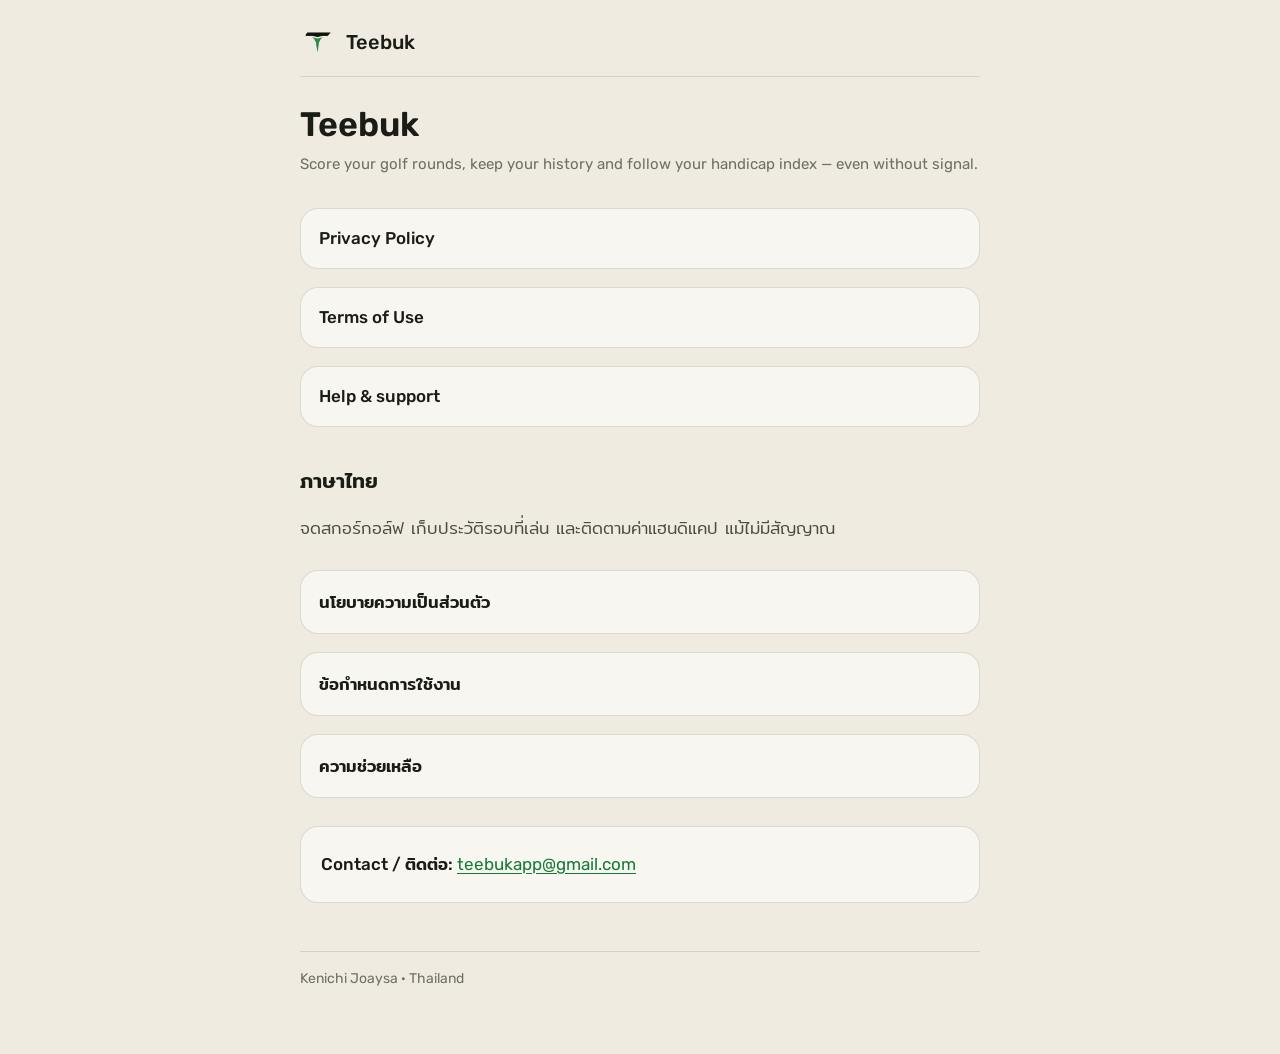
<file: index.html>
<!doctype html>
<html lang="en">
<head>
<meta charset="utf-8">
<meta name="viewport" content="width=device-width, initial-scale=1">
<title>Teebuk</title>
<meta name="description" content="Teebuk is a golf scoring app: score your rounds, keep your history and follow your handicap index.">
<link rel="icon" href="assets/favicon.png">
<link rel="apple-touch-icon" href="assets/apple-touch-icon.png">
<link rel="preconnect" href="https://fonts.googleapis.com">
<link rel="preconnect" href="https://fonts.gstatic.com" crossorigin>
<link href="https://fonts.googleapis.com/css2?family=Mitr:wght@300;400;500&family=Rubik:wght@400;500;600&display=swap" rel="stylesheet">
<link rel="stylesheet" href="style.css">
</head>
<body>
<div class="wrap">
<header class="top">
  <a class="brand" href="./"><img src="assets/teebuk-mark.png" alt="">Teebuk</a>
</header>

<h1>Teebuk</h1>
<p class="effective">Score your golf rounds, keep your history and follow your handicap index — even without signal.</p>

<ul class="links">
  <li><a href="privacy/">Privacy Policy</a></li>
  <li><a href="terms/">Terms of Use</a></li>
  <li><a href="support/">Help &amp; support</a></li>
</ul>

<section lang="th">
  <h2>ภาษาไทย</h2>
  <p>จดสกอร์กอล์ฟ เก็บประวัติรอบที่เล่น และติดตามค่าแฮนดิแคป แม้ไม่มีสัญญาณ</p>
  <ul class="links">
    <li><a href="th/privacy/">นโยบายความเป็นส่วนตัว</a></li>
    <li><a href="th/terms/">ข้อกำหนดการใช้งาน</a></li>
    <li><a href="th/support/">ความช่วยเหลือ</a></li>
  </ul>
</section>

<div class="card">
  <p><strong>Contact / ติดต่อ:</strong> <a href="mailto:teebukapp@gmail.com">teebukapp@gmail.com</a></p>
</div>

<footer>Kenichi Joaysa · Thailand</footer>
</div>
</body>
</html>
</file>
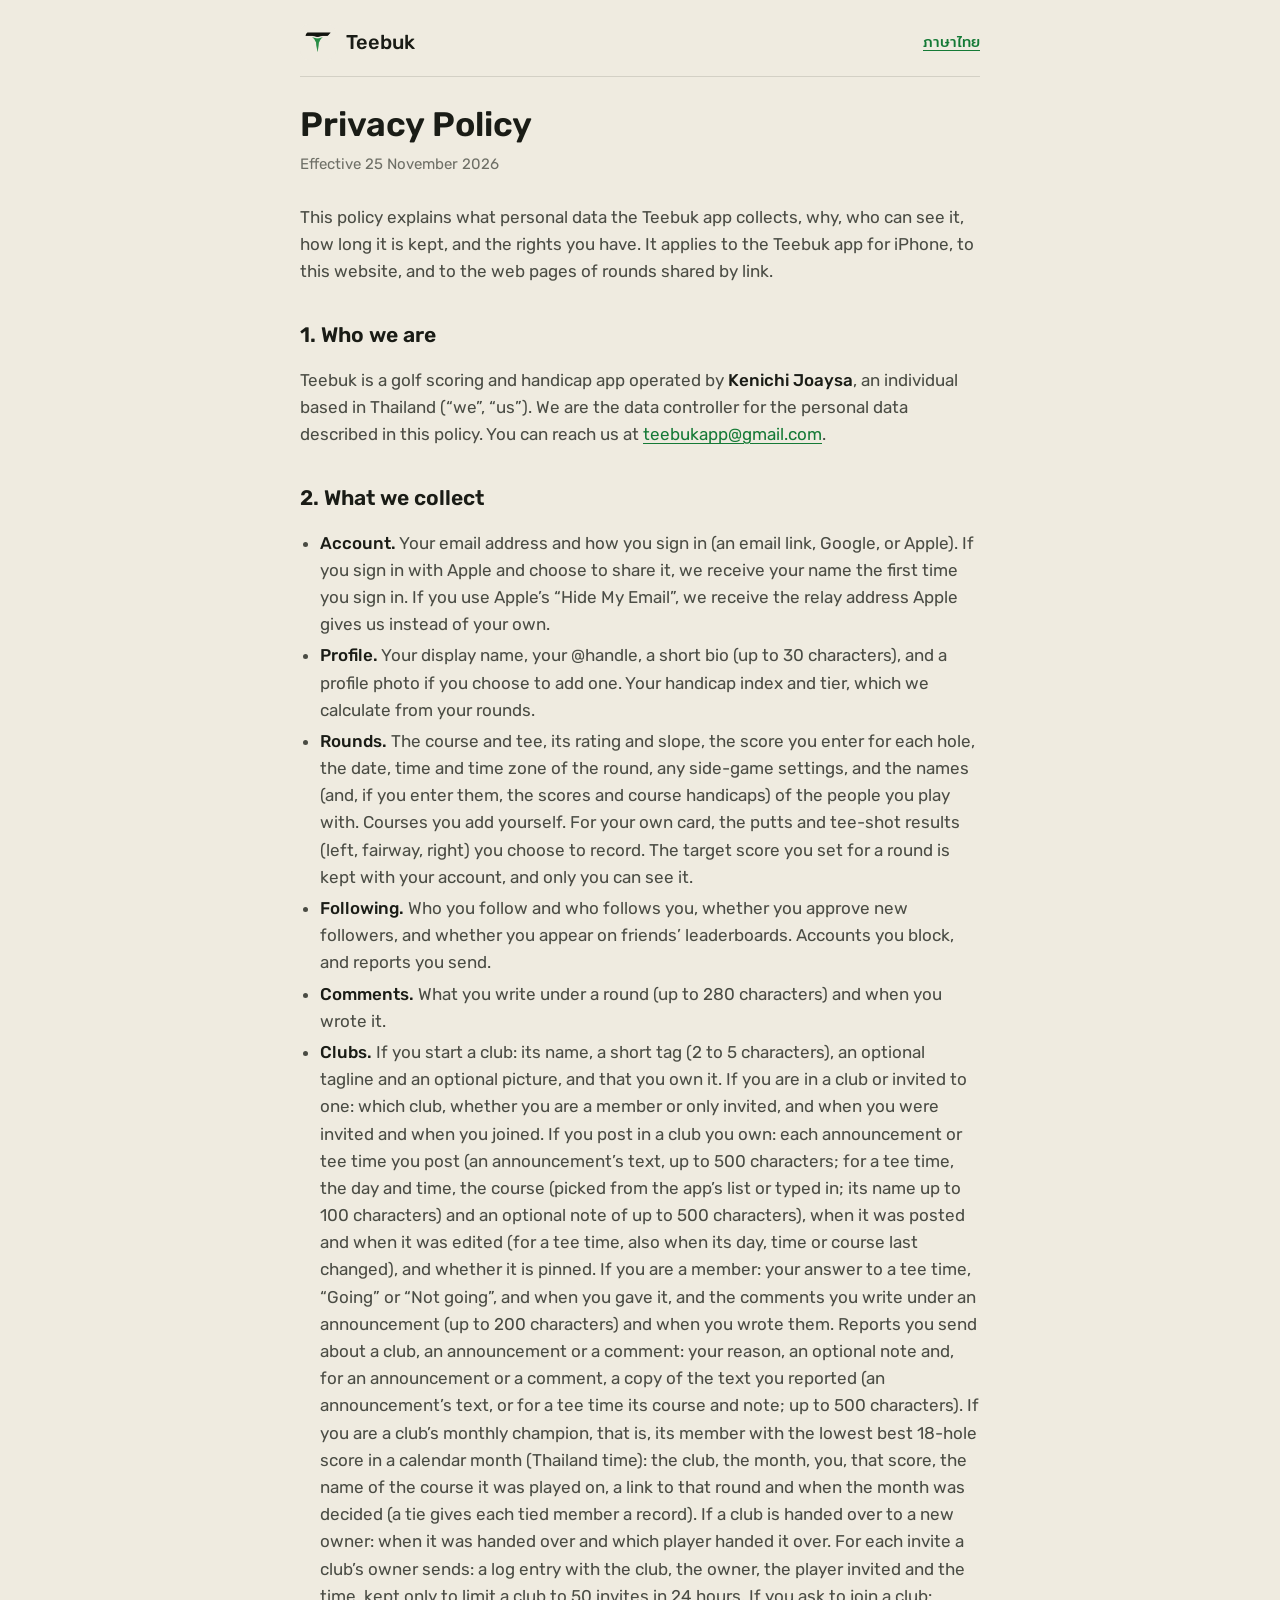
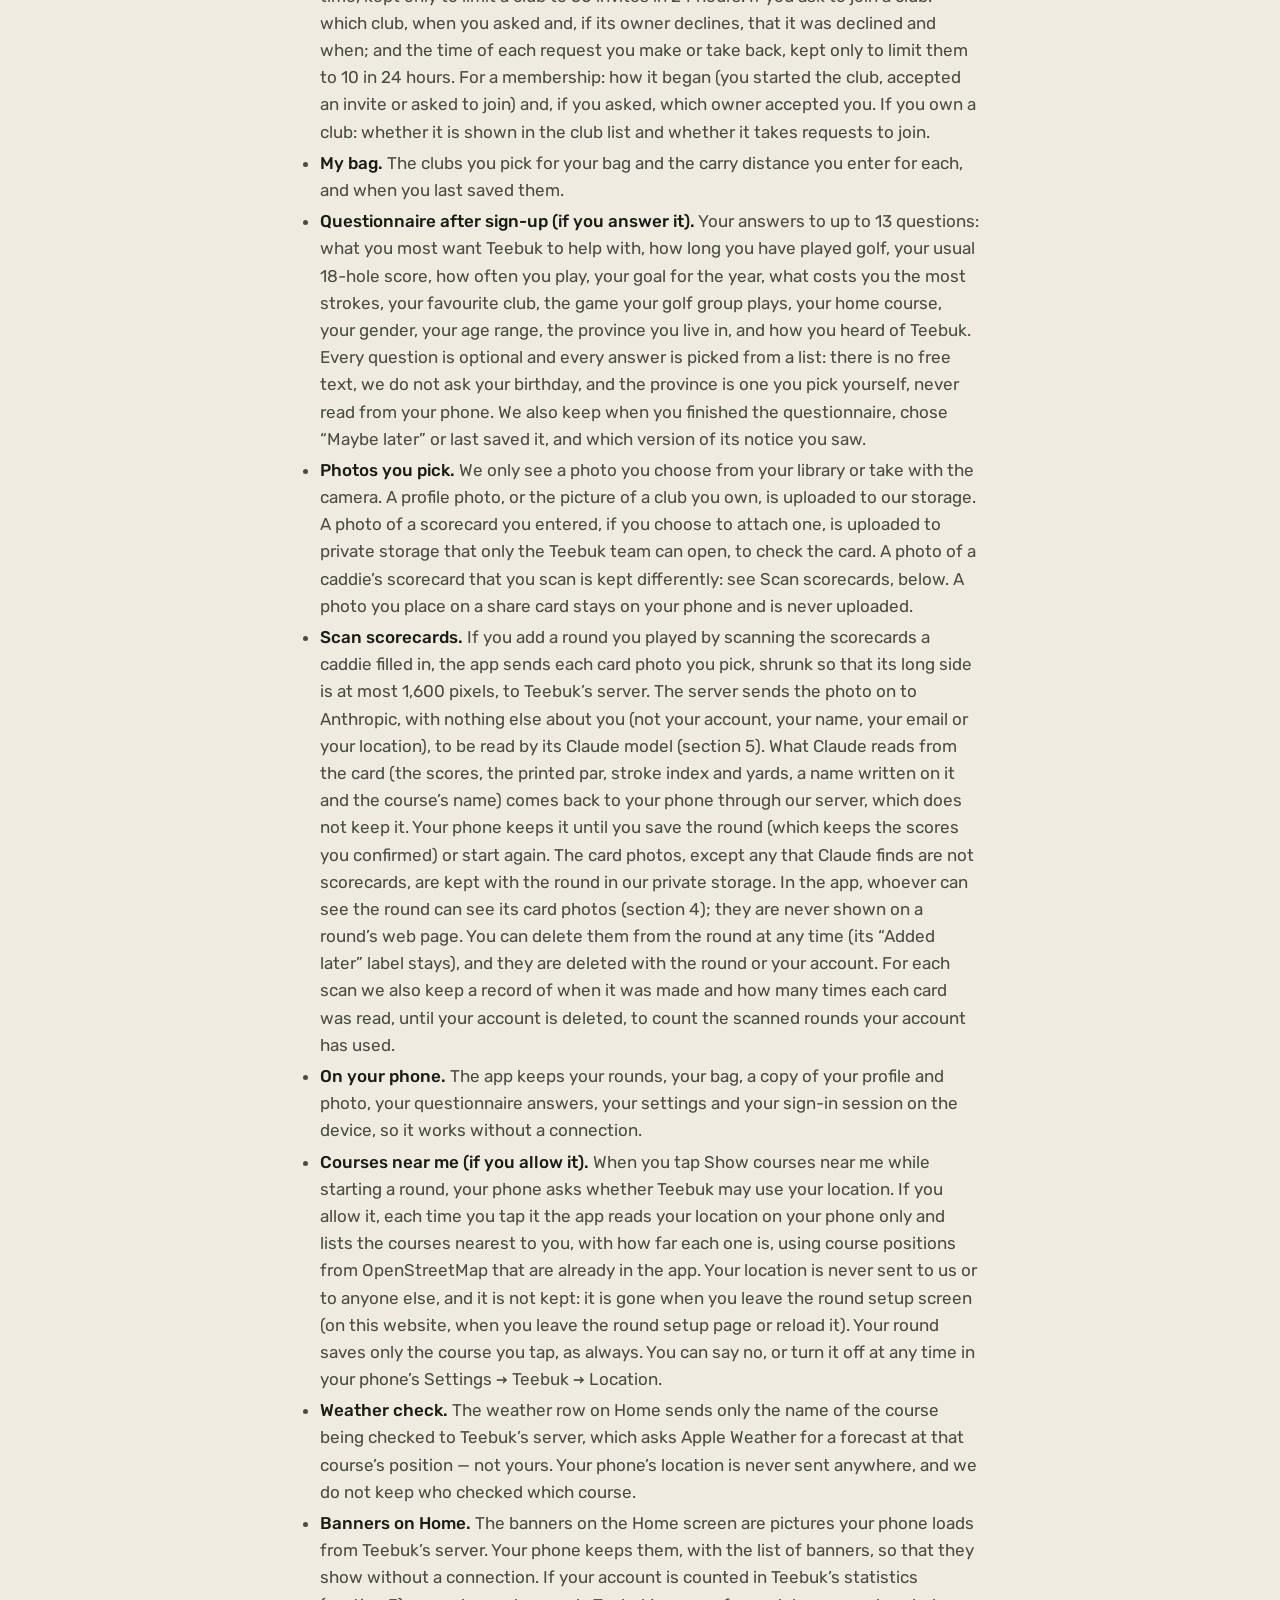
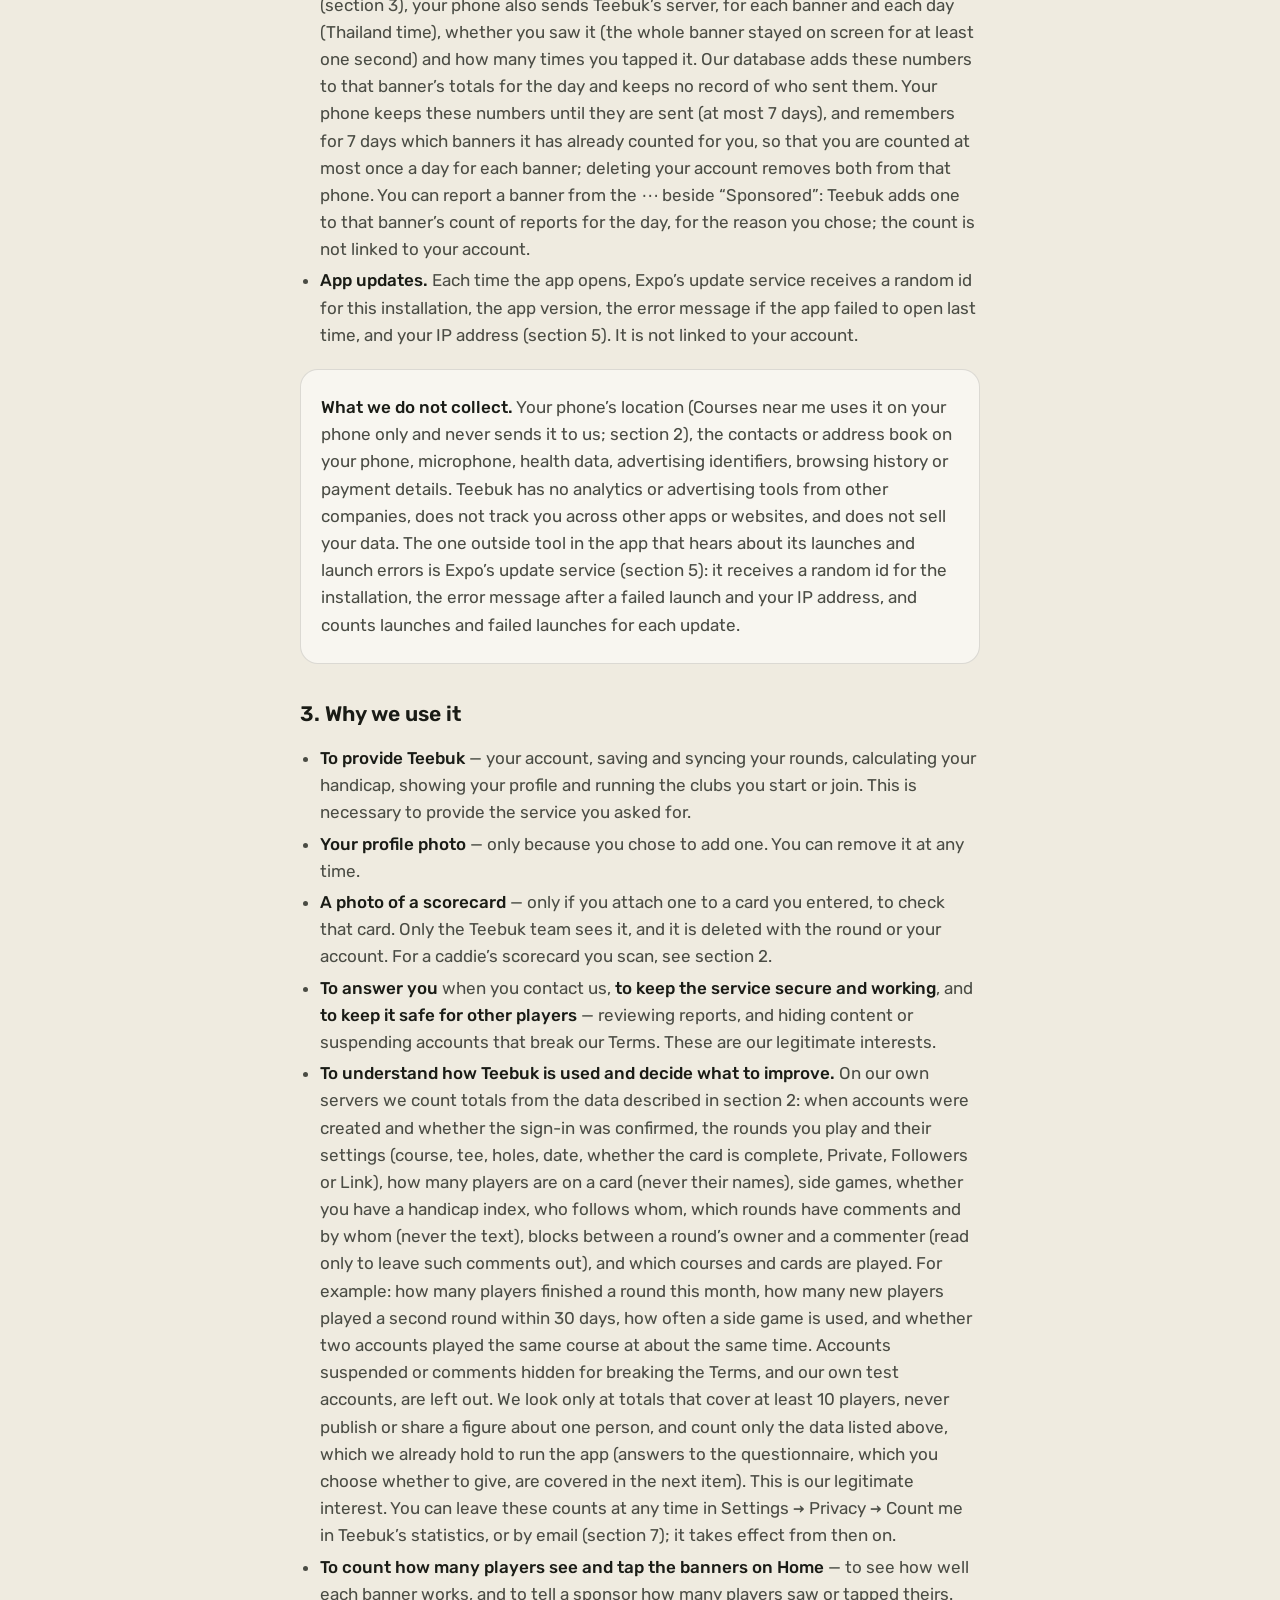
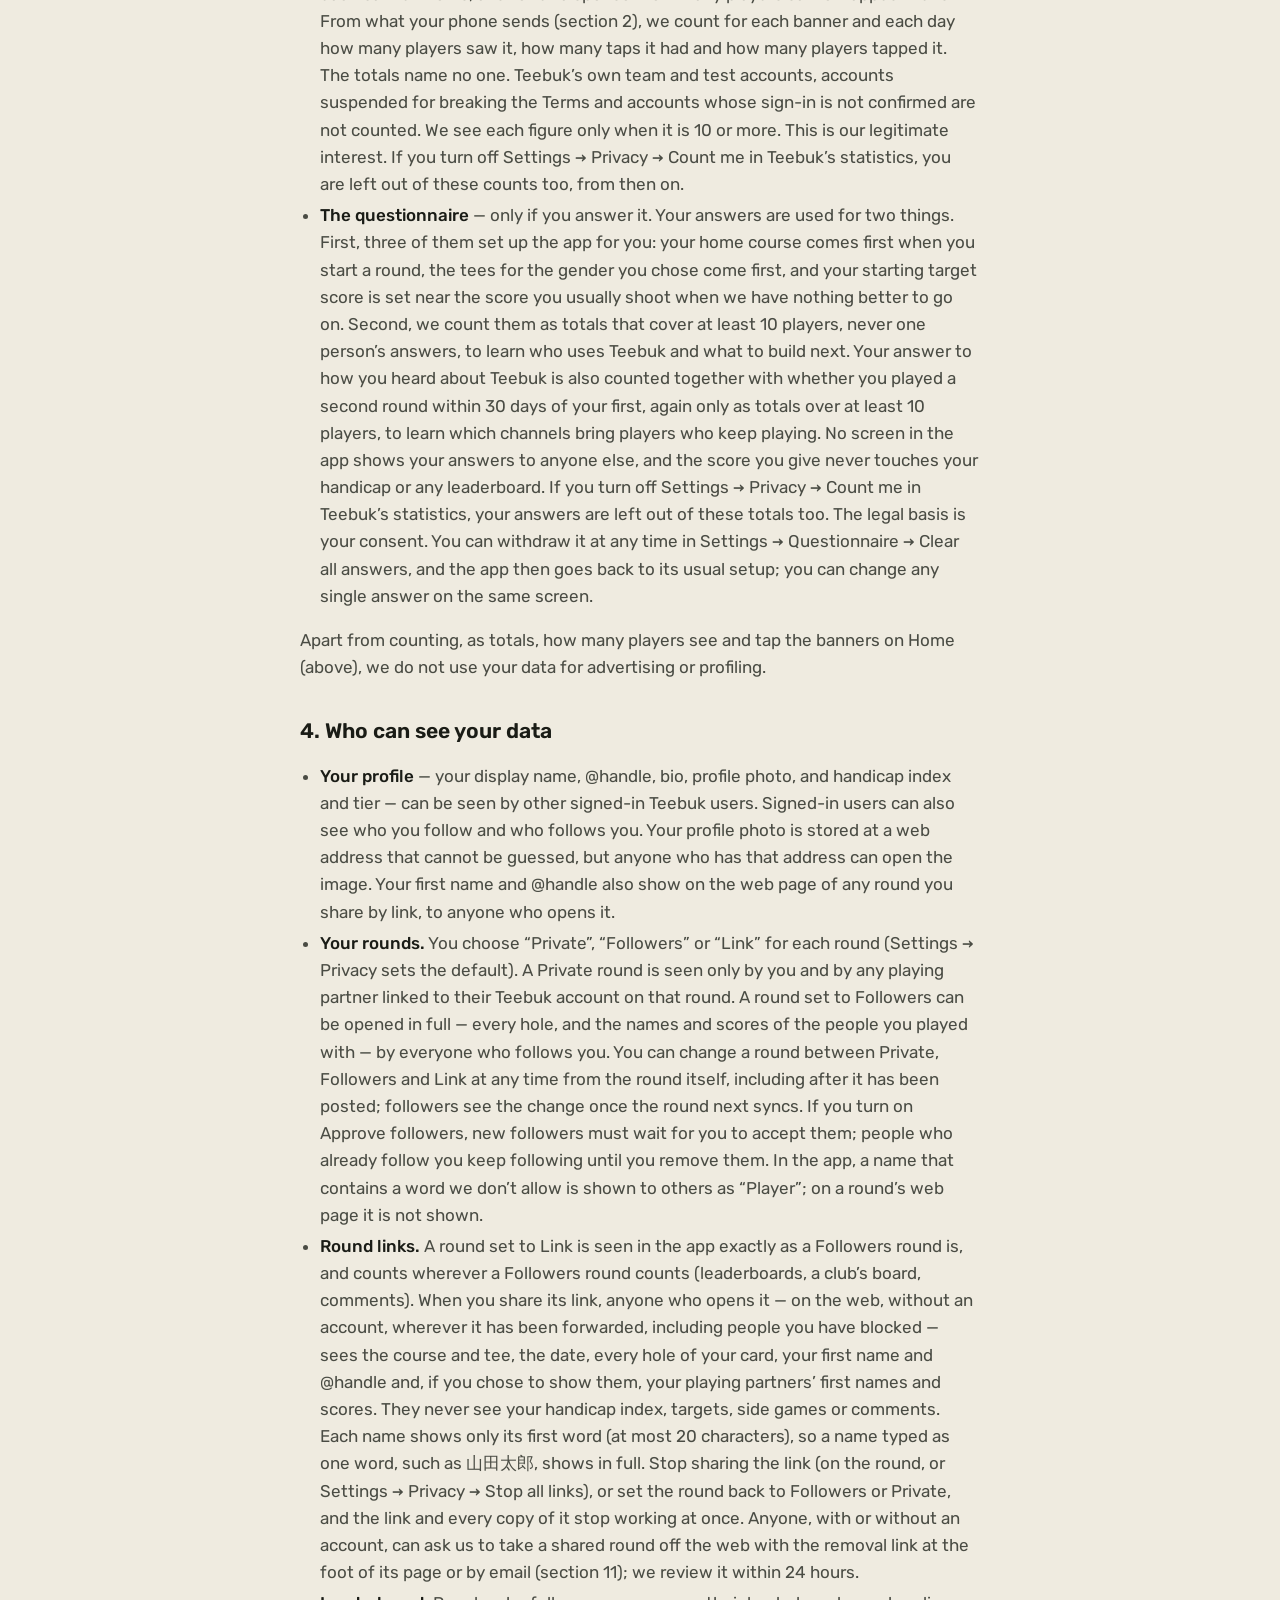
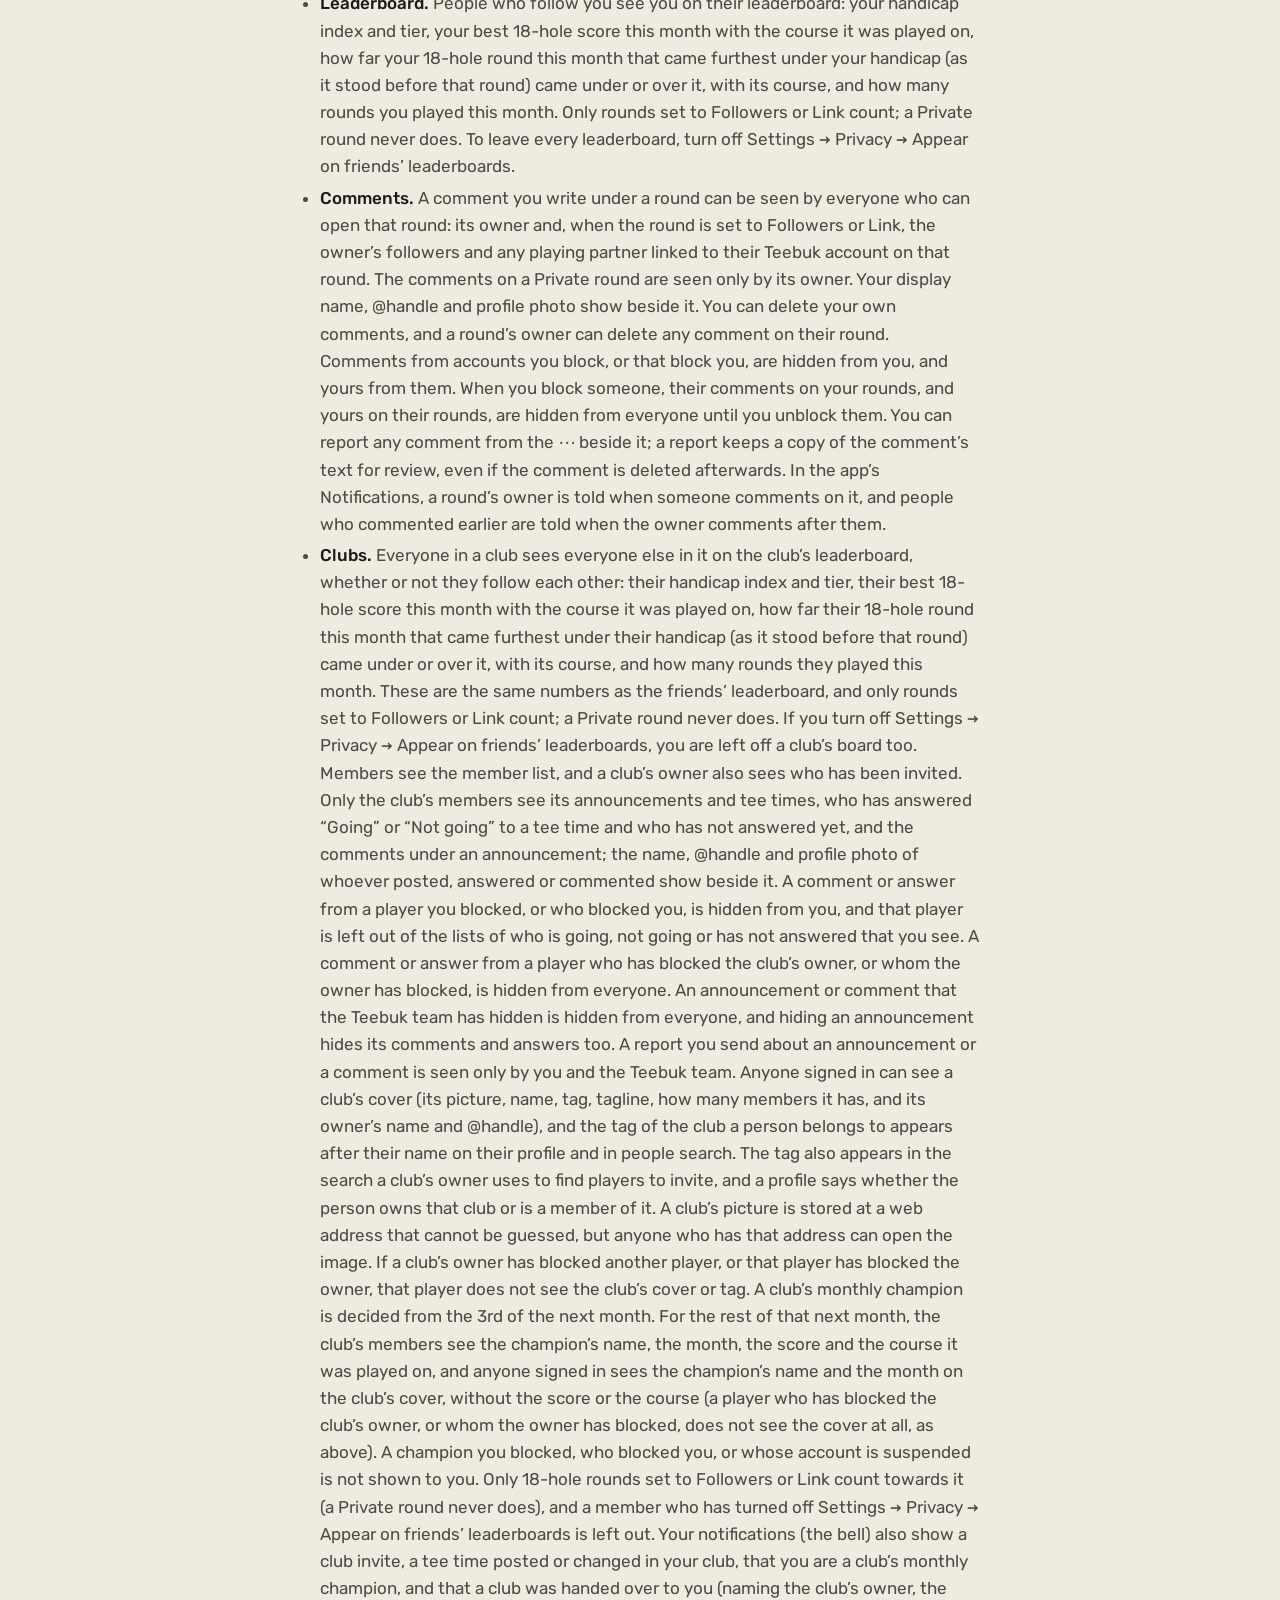
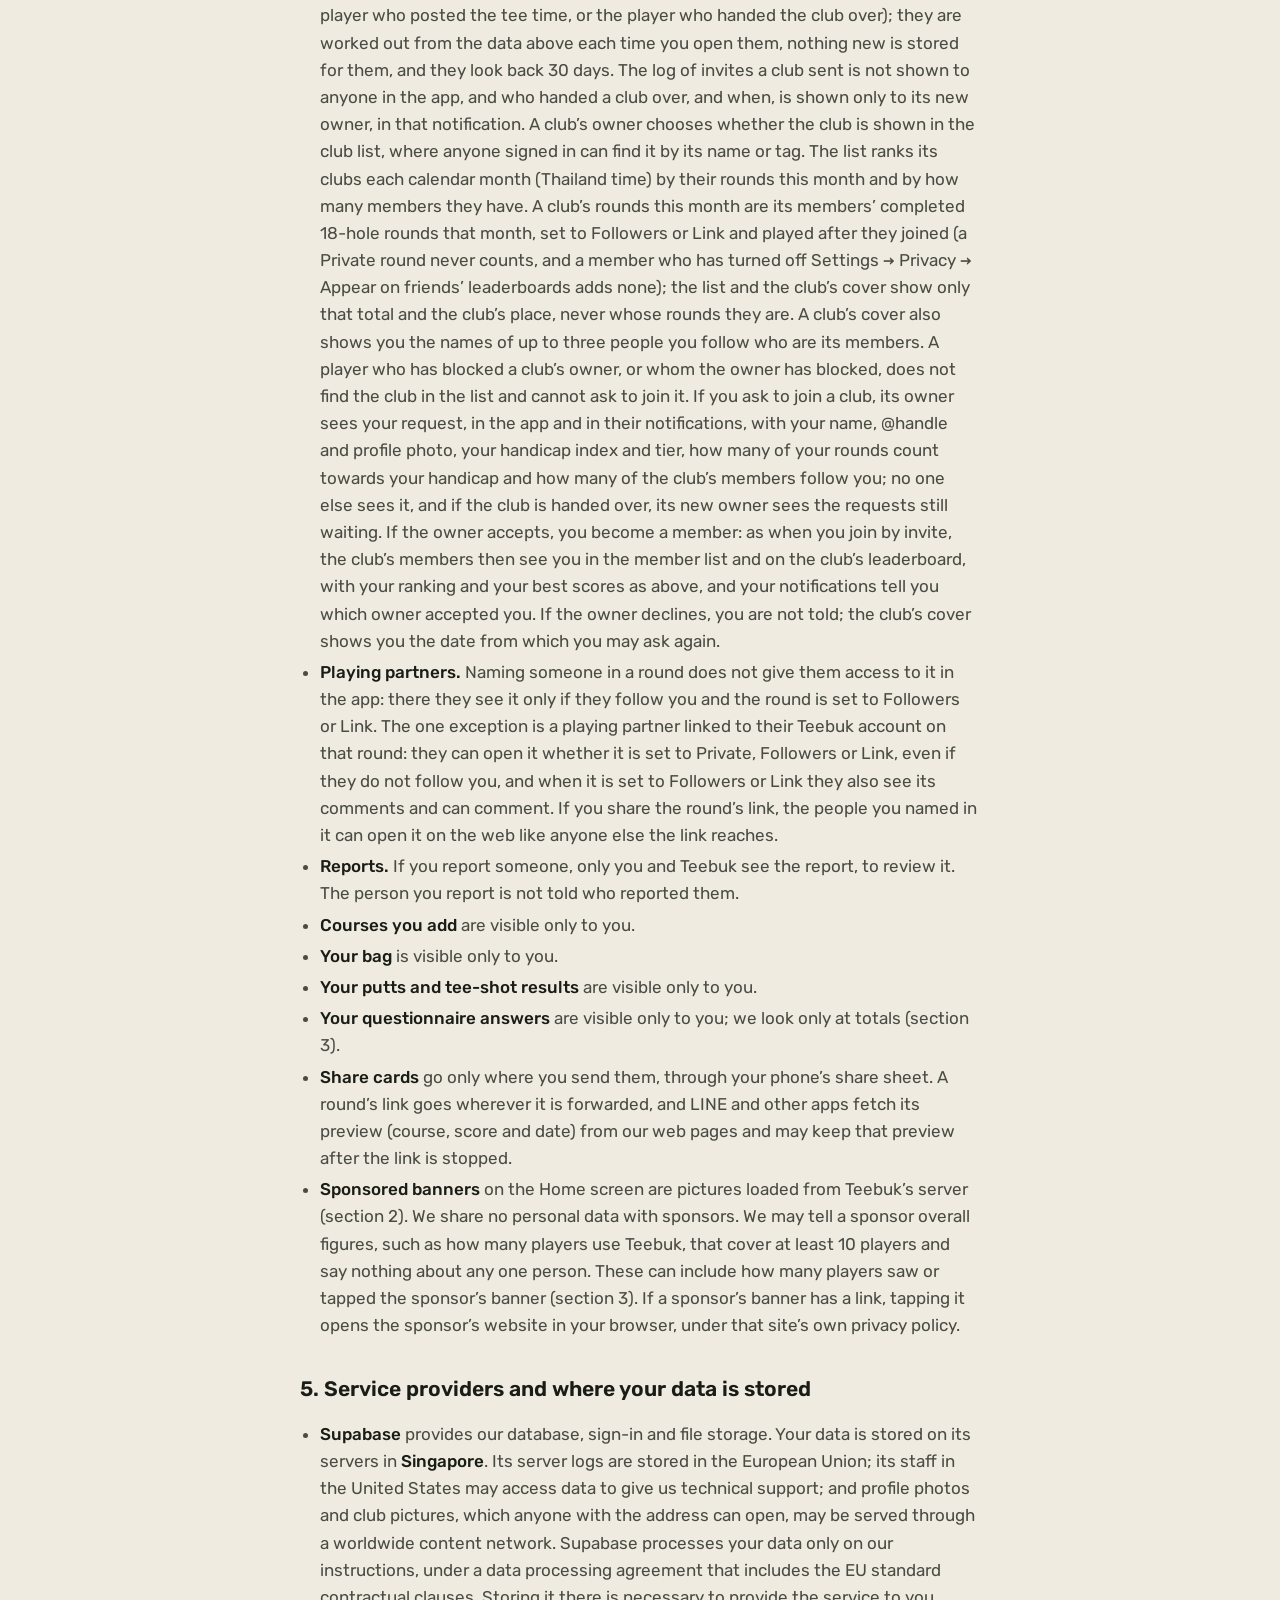
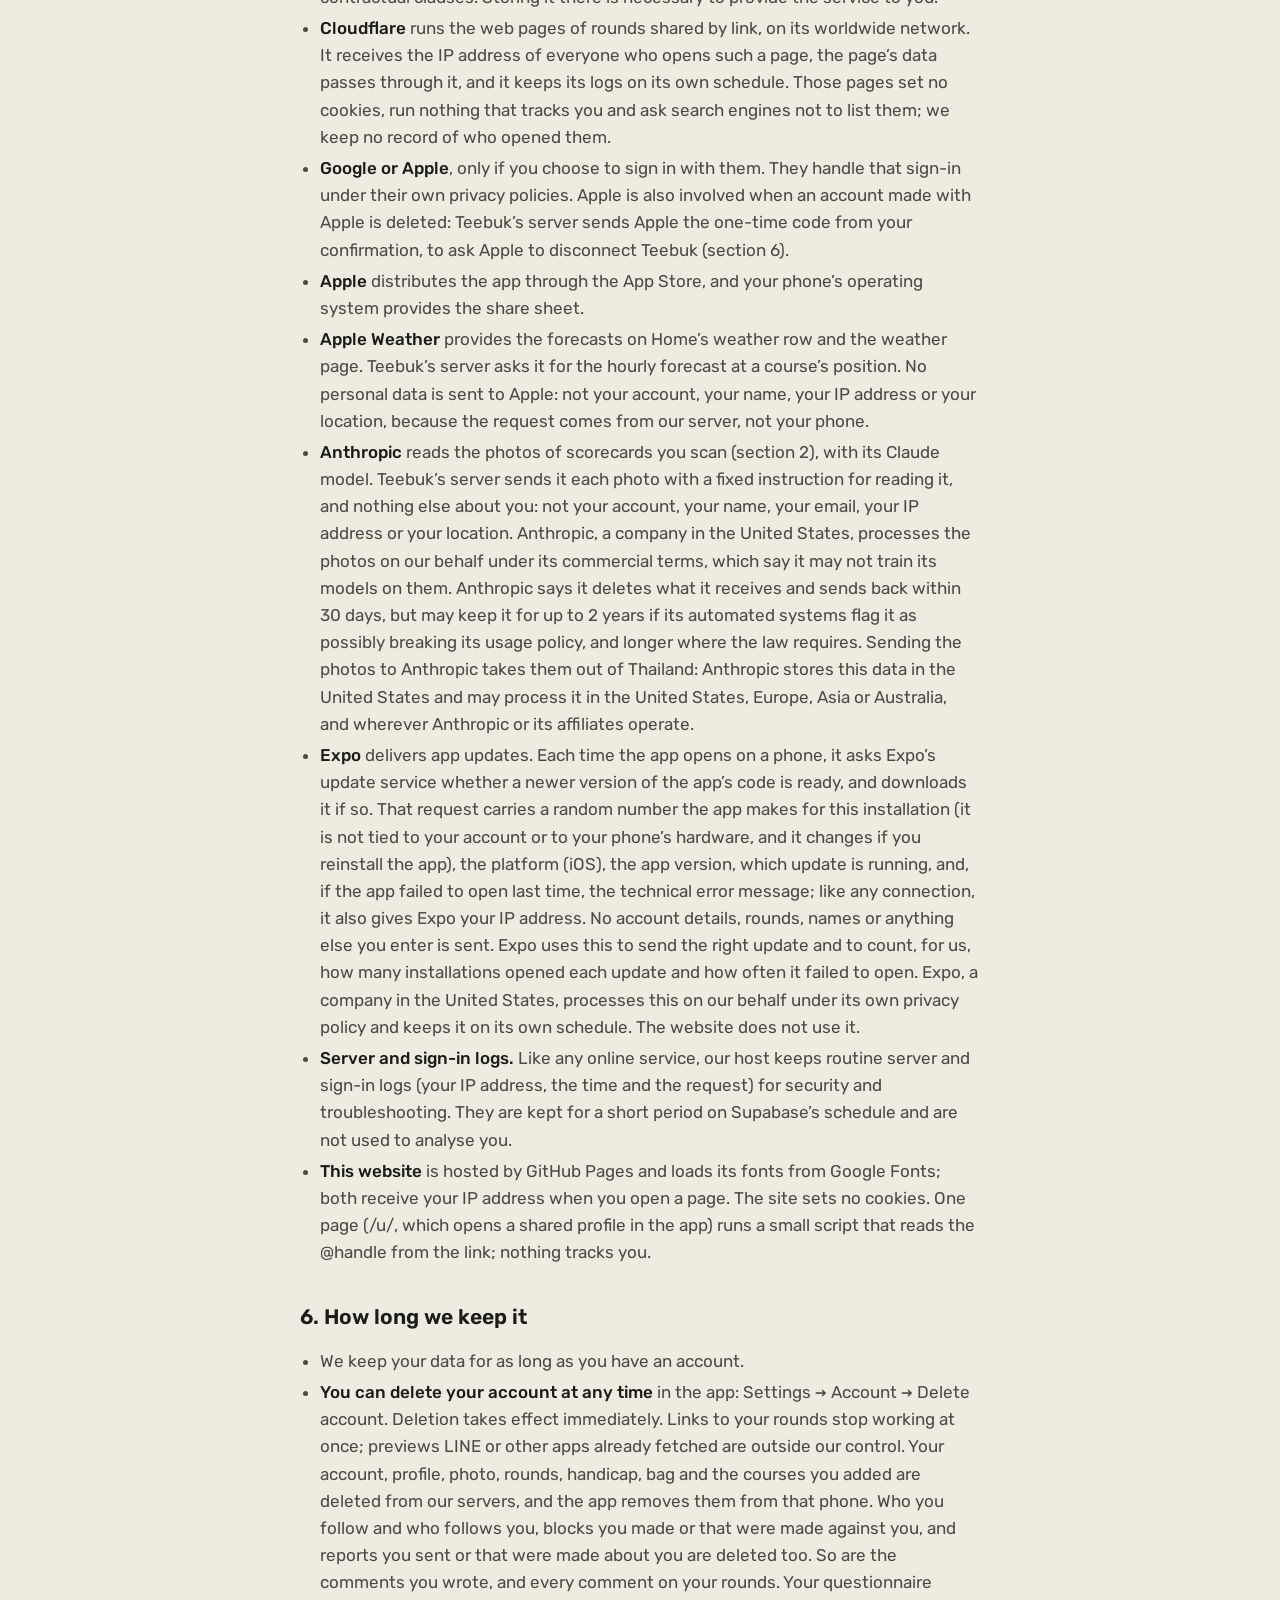
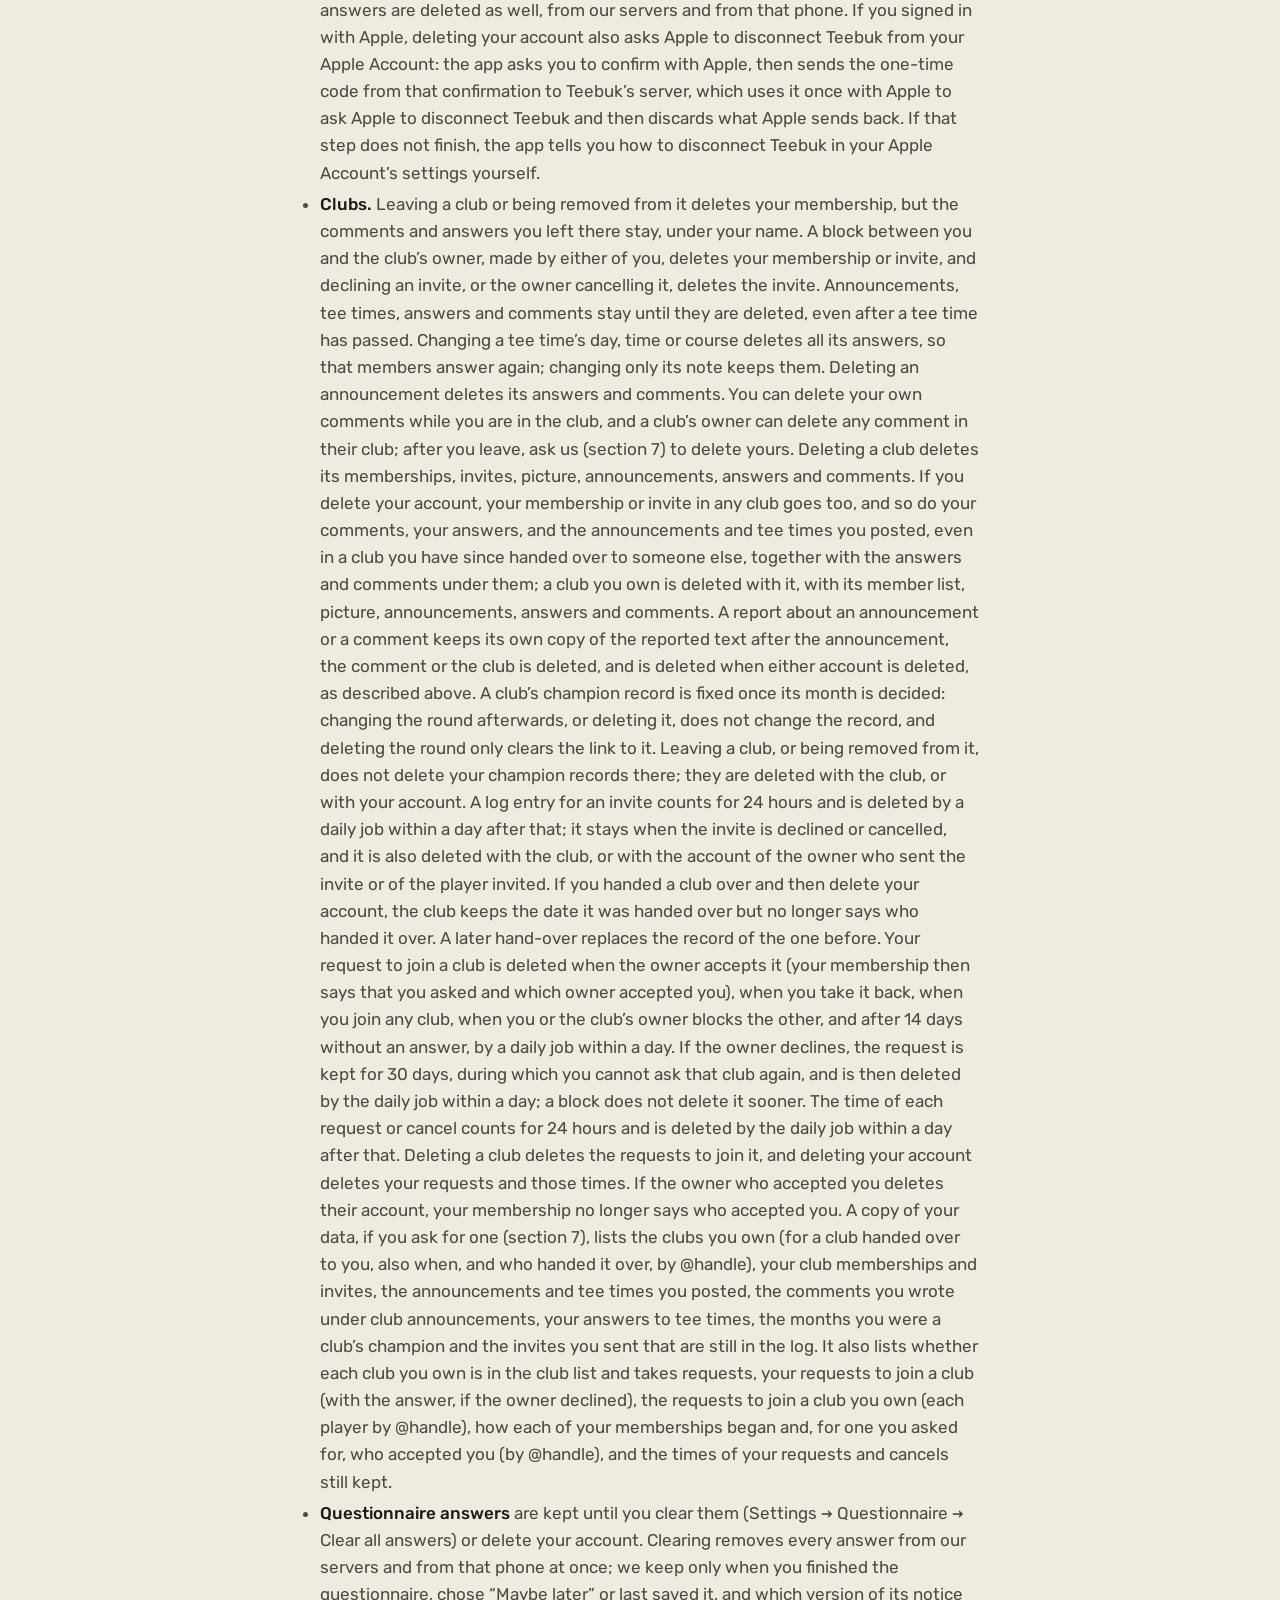
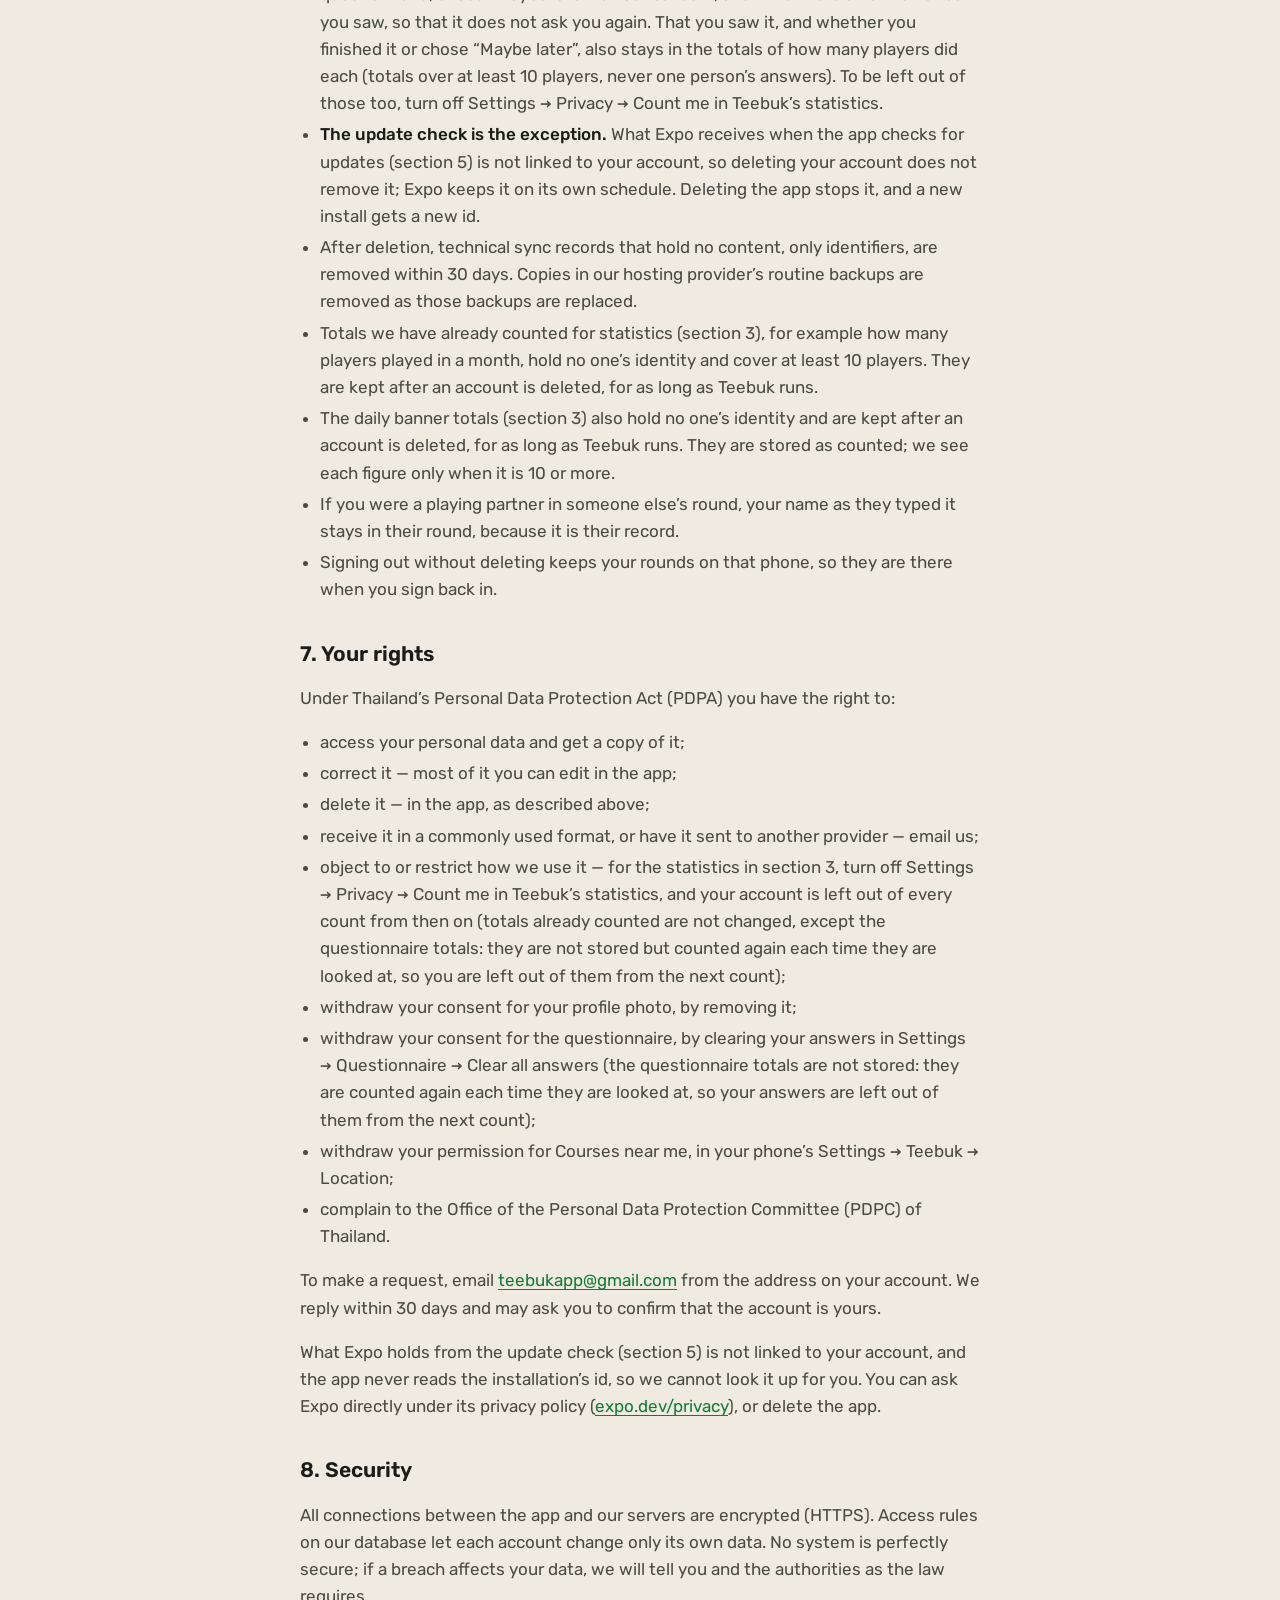
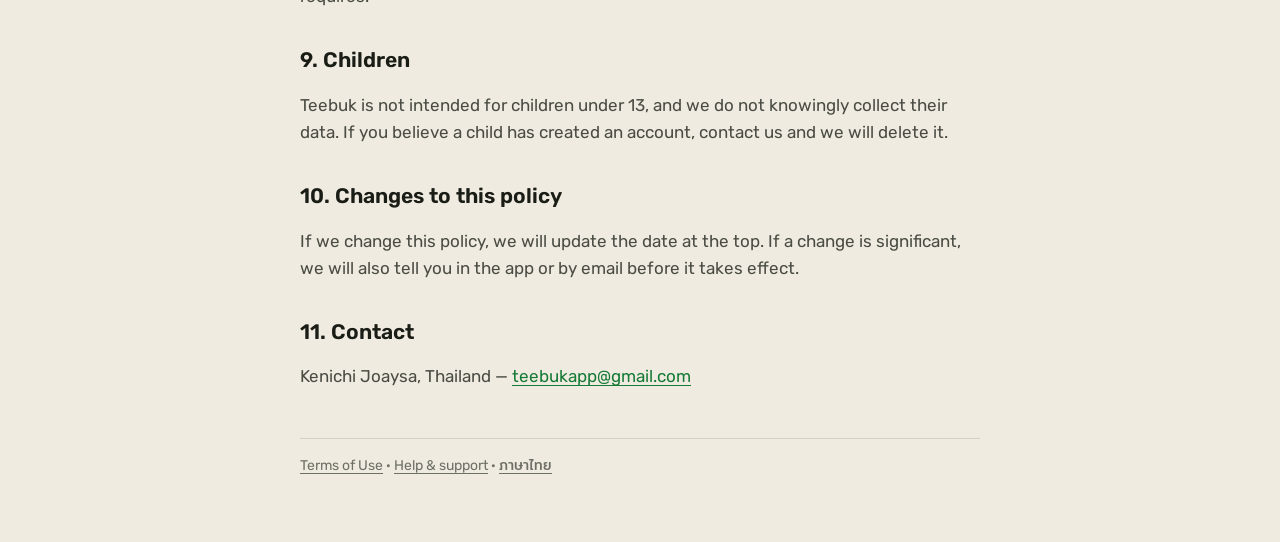
<file: privacy/index.html>
<!doctype html>
<html lang="en">
<head>
<meta charset="utf-8">
<meta name="viewport" content="width=device-width, initial-scale=1">
<title>Privacy Policy — Teebuk</title>
<meta name="description" content="How Teebuk collects, uses and protects your personal data.">
<link rel="icon" href="../assets/favicon.png">
<link rel="apple-touch-icon" href="../assets/apple-touch-icon.png">
<link rel="preconnect" href="https://fonts.googleapis.com">
<link rel="preconnect" href="https://fonts.gstatic.com" crossorigin>
<link href="https://fonts.googleapis.com/css2?family=Mitr:wght@300;400;500&family=Rubik:wght@400;500;600&display=swap" rel="stylesheet">
<link rel="stylesheet" href="../style.css">
</head>
<body>
<div class="wrap">
<header class="top">
  <a class="brand" href="../"><img src="../assets/teebuk-mark.png" alt="">Teebuk</a>
  <span class="lang"><a href="../th/privacy/" lang="th" hreflang="th">ภาษาไทย</a></span>
</header>

<h1>Privacy Policy</h1>
<p class="effective">Effective 25 November 2026</p>

<p>This policy explains what personal data the Teebuk app collects, why, who can see it, how long it is kept, and the rights you have. It applies to the Teebuk app for iPhone, to this website, and to the web pages of rounds shared by link.</p>

<h2>1. Who we are</h2>
<p>Teebuk is a golf scoring and handicap app operated by <strong>Kenichi Joaysa</strong>, an individual based in Thailand (“we”, “us”). We are the data controller for the personal data described in this policy. You can reach us at <a href="mailto:teebukapp@gmail.com">teebukapp@gmail.com</a>.</p>

<h2>2. What we collect</h2>
<ul>
  <li><strong>Account.</strong> Your email address and how you sign in (an email link, Google, or Apple). If you sign in with Apple and choose to share it, we receive your name the first time you sign in. If you use Apple’s “Hide My Email”, we receive the relay address Apple gives us instead of your own.</li>
  <li><strong>Profile.</strong> Your display name, your @handle, a short bio (up to 30 characters), and a profile photo if you choose to add one. Your handicap index and tier, which we calculate from your rounds.</li>
  <li><strong>Rounds.</strong> The course and tee, its rating and slope, the score you enter for each hole, the date, time and time zone of the round, any side-game settings, and the names (and, if you enter them, the scores and course handicaps) of the people you play with. Courses you add yourself. For your own card, the putts and tee-shot results (left, fairway, right) you choose to record. The target score you set for a round is kept with your account, and only you can see it.</li>
  <li><strong>Following.</strong> Who you follow and who follows you, whether you approve new followers, and whether you appear on friends’ leaderboards. Accounts you block, and reports you send.</li>
  <li><strong>Comments.</strong> What you write under a round (up to 280 characters) and when you wrote it.</li>
  <li><strong>Clubs.</strong> If you start a club: its name, a short tag (2 to 5 characters), an optional tagline and an optional picture, and that you own it. If you are in a club or invited to one: which club, whether you are a member or only invited, and when you were invited and when you joined. If you post in a club you own: each announcement or tee time you post (an announcement’s text, up to 500 characters; for a tee time, the day and time, the course (picked from the app’s list or typed in; its name up to 100 characters) and an optional note of up to 500 characters), when it was posted and when it was edited (for a tee time, also when its day, time or course last changed), and whether it is pinned. If you are a member: your answer to a tee time, “Going” or “Not going”, and when you gave it, and the comments you write under an announcement (up to 200 characters) and when you wrote them. Reports you send about a club, an announcement or a comment: your reason, an optional note and, for an announcement or a comment, a copy of the text you reported (an announcement’s text, or for a tee time its course and note; up to 500 characters). If you are a club’s monthly champion, that is, its member with the lowest best 18-hole score in a calendar month (Thailand time): the club, the month, you, that score, the name of the course it was played on, a link to that round and when the month was decided (a tie gives each tied member a record). If a club is handed over to a new owner: when it was handed over and which player handed it over. For each invite a club’s owner sends: a log entry with the club, the owner, the player invited and the time, kept only to limit a club to 50 invites in 24 hours. If you ask to join a club: which club, when you asked and, if its owner declines, that it was declined and when; and the time of each request you make or take back, kept only to limit them to 10 in 24 hours. For a membership: how it began (you started the club, accepted an invite or asked to join) and, if you asked, which owner accepted you. If you own a club: whether it is shown in the club list and whether it takes requests to join.</li>
  <li><strong>My bag.</strong> The clubs you pick for your bag and the carry distance you enter for each, and when you last saved them.</li>
  <li><strong>Questionnaire after sign-up (if you answer it).</strong> Your answers to up to 13 questions: what you most want Teebuk to help with, how long you have played golf, your usual 18-hole score, how often you play, your goal for the year, what costs you the most strokes, your favourite club, the game your golf group plays, your home course, your gender, your age range, the province you live in, and how you heard of Teebuk. Every question is optional and every answer is picked from a list: there is no free text, we do not ask your birthday, and the province is one you pick yourself, never read from your phone. We also keep when you finished the questionnaire, chose “Maybe later” or last saved it, and which version of its notice you saw.</li>
  <li><strong>Photos you pick.</strong> We only see a photo you choose from your library or take with the camera. A profile photo, or the picture of a club you own, is uploaded to our storage. A photo of a scorecard you entered, if you choose to attach one, is uploaded to private storage that only the Teebuk team can open, to check the card. A photo of a caddie’s scorecard that you scan is kept differently: see Scan scorecards, below. A photo you place on a share card stays on your phone and is never uploaded.</li>
  <li><strong>Scan scorecards.</strong> If you add a round you played by scanning the scorecards a caddie filled in, the app sends each card photo you pick, shrunk so that its long side is at most 1,600 pixels, to Teebuk’s server. The server sends the photo on to Anthropic, with nothing else about you (not your account, your name, your email or your location), to be read by its Claude model (section 5). What Claude reads from the card (the scores, the printed par, stroke index and yards, a name written on it and the course’s name) comes back to your phone through our server, which does not keep it. Your phone keeps it until you save the round (which keeps the scores you confirmed) or start again. The card photos, except any that Claude finds are not scorecards, are kept with the round in our private storage. In the app, whoever can see the round can see its card photos (section 4); they are never shown on a round’s web page. You can delete them from the round at any time (its “Added later” label stays), and they are deleted with the round or your account. For each scan we also keep a record of when it was made and how many times each card was read, until your account is deleted, to count the scanned rounds your account has used.</li>
  <li><strong>On your phone.</strong> The app keeps your rounds, your bag, a copy of your profile and photo, your questionnaire answers, your settings and your sign-in session on the device, so it works without a connection.</li>
  <li><strong>Courses near me (if you allow it).</strong> When you tap Show courses near me while starting a round, your phone asks whether Teebuk may use your location. If you allow it, each time you tap it the app reads your location on your phone only and lists the courses nearest to you, with how far each one is, using course positions from OpenStreetMap that are already in the app. Your location is never sent to us or to anyone else, and it is not kept: it is gone when you leave the round setup screen (on this website, when you leave the round setup page or reload it). Your round saves only the course you tap, as always. You can say no, or turn it off at any time in your phone’s Settings → Teebuk → Location.</li>
  <li><strong>Weather check.</strong> The weather row on Home sends only the name of the course being checked to Teebuk’s server, which asks Apple Weather for a forecast at that course’s position — not yours. Your phone’s location is never sent anywhere, and we do not keep who checked which course.</li>
  <li><strong>Banners on Home.</strong> The banners on the Home screen are pictures your phone loads from Teebuk’s server. Your phone keeps them, with the list of banners, so that they show without a connection. If your account is counted in Teebuk’s statistics (section 3), your phone also sends Teebuk’s server, for each banner and each day (Thailand time), whether you saw it (the whole banner stayed on screen for at least one second) and how many times you tapped it. Our database adds these numbers to that banner’s totals for the day and keeps no record of who sent them. Your phone keeps these numbers until they are sent (at most 7 days), and remembers for 7 days which banners it has already counted for you, so that you are counted at most once a day for each banner; deleting your account removes both from that phone. You can report a banner from the ⋯ beside “Sponsored”: Teebuk adds one to that banner’s count of reports for the day, for the reason you chose; the count is not linked to your account.</li>
  <li><strong>App updates.</strong> Each time the app opens, Expo’s update service receives a random id for this installation, the app version, the error message if the app failed to open last time, and your IP address (section 5). It is not linked to your account.</li>
</ul>
<div class="card">
  <p><strong>What we do not collect.</strong> Your phone’s location (Courses near me uses it on your phone only and never sends it to us; section 2), the contacts or address book on your phone, microphone, health data, advertising identifiers, browsing history or payment details. Teebuk has no analytics or advertising tools from other companies, does not track you across other apps or websites, and does not sell your data. The one outside tool in the app that hears about its launches and launch errors is Expo’s update service (section 5): it receives a random id for the installation, the error message after a failed launch and your IP address, and counts launches and failed launches for each update.</p>
</div>

<h2>3. Why we use it</h2>
<ul>
  <li><strong>To provide Teebuk</strong> — your account, saving and syncing your rounds, calculating your handicap, showing your profile and running the clubs you start or join. This is necessary to provide the service you asked for.</li>
  <li><strong>Your profile photo</strong> — only because you chose to add one. You can remove it at any time.</li>
  <li><strong>A photo of a scorecard</strong> — only if you attach one to a card you entered, to check that card. Only the Teebuk team sees it, and it is deleted with the round or your account. For a caddie’s scorecard you scan, see section 2.</li>
  <li><strong>To answer you</strong> when you contact us, <strong>to keep the service secure and working</strong>, and <strong>to keep it safe for other players</strong> — reviewing reports, and hiding content or suspending accounts that break our Terms. These are our legitimate interests.</li>
  <li><strong>To understand how Teebuk is used and decide what to improve.</strong> On our own servers we count totals from the data described in section 2: when accounts were created and whether the sign-in was confirmed, the rounds you play and their settings (course, tee, holes, date, whether the card is complete, Private, Followers or Link), how many players are on a card (never their names), side games, whether you have a handicap index, who follows whom, which rounds have comments and by whom (never the text), blocks between a round’s owner and a commenter (read only to leave such comments out), and which courses and cards are played. For example: how many players finished a round this month, how many new players played a second round within 30 days, how often a side game is used, and whether two accounts played the same course at about the same time. Accounts suspended or comments hidden for breaking the Terms, and our own test accounts, are left out. We look only at totals that cover at least 10 players, never publish or share a figure about one person, and count only the data listed above, which we already hold to run the app (answers to the questionnaire, which you choose whether to give, are covered in the next item). This is our legitimate interest. You can leave these counts at any time in Settings → Privacy → Count me in Teebuk’s statistics, or by email (section 7); it takes effect from then on.</li>
  <li><strong>To count how many players see and tap the banners on Home</strong> — to see how well each banner works, and to tell a sponsor how many players saw or tapped theirs. From what your phone sends (section 2), we count for each banner and each day how many players saw it, how many taps it had and how many players tapped it. The totals name no one. Teebuk’s own team and test accounts, accounts suspended for breaking the Terms and accounts whose sign-in is not confirmed are not counted. We see each figure only when it is 10 or more. This is our legitimate interest. If you turn off Settings → Privacy → Count me in Teebuk’s statistics, you are left out of these counts too, from then on.</li>
  <li><strong>The questionnaire</strong> — only if you answer it. Your answers are used for two things. First, three of them set up the app for you: your home course comes first when you start a round, the tees for the gender you chose come first, and your starting target score is set near the score you usually shoot when we have nothing better to go on. Second, we count them as totals that cover at least 10 players, never one person’s answers, to learn who uses Teebuk and what to build next. Your answer to how you heard about Teebuk is also counted together with whether you played a second round within 30 days of your first, again only as totals over at least 10 players, to learn which channels bring players who keep playing. No screen in the app shows your answers to anyone else, and the score you give never touches your handicap or any leaderboard. If you turn off Settings → Privacy → Count me in Teebuk’s statistics, your answers are left out of these totals too. The legal basis is your consent. You can withdraw it at any time in Settings → Questionnaire → Clear all answers, and the app then goes back to its usual setup; you can change any single answer on the same screen.</li>
</ul>
<p>Apart from counting, as totals, how many players see and tap the banners on Home (above), we do not use your data for advertising or profiling.</p>

<h2>4. Who can see your data</h2>
<ul>
  <li><strong>Your profile</strong> — your display name, @handle, bio, profile photo, and handicap index and tier — can be seen by other signed-in Teebuk users. Signed-in users can also see who you follow and who follows you. Your profile photo is stored at a web address that cannot be guessed, but anyone who has that address can open the image. Your first name and @handle also show on the web page of any round you share by link, to anyone who opens it.</li>
  <li><strong>Your rounds.</strong> You choose “Private”, “Followers” or “Link” for each round (Settings → Privacy sets the default). A Private round is seen only by you and by any playing partner linked to their Teebuk account on that round. A round set to Followers can be opened in full — every hole, and the names and scores of the people you played with — by everyone who follows you. You can change a round between Private, Followers and Link at any time from the round itself, including after it has been posted; followers see the change once the round next syncs. If you turn on Approve followers, new followers must wait for you to accept them; people who already follow you keep following until you remove them. In the app, a name that contains a word we don’t allow is shown to others as “Player”; on a round’s web page it is not shown.</li>
  <li><strong>Round links.</strong> A round set to Link is seen in the app exactly as a Followers round is, and counts wherever a Followers round counts (leaderboards, a club’s board, comments). When you share its link, anyone who opens it — on the web, without an account, wherever it has been forwarded, including people you have blocked — sees the course and tee, the date, every hole of your card, your first name and @handle and, if you chose to show them, your playing partners’ first names and scores. They never see your handicap index, targets, side games or comments. Each name shows only its first word (at most 20 characters), so a name typed as one word, such as <span lang="ja">山田太郎</span>, shows in full. Stop sharing the link (on the round, or Settings → Privacy → Stop all links), or set the round back to Followers or Private, and the link and every copy of it stop working at once. Anyone, with or without an account, can ask us to take a shared round off the web with the removal link at the foot of its page or by email (section 11); we review it within 24 hours.</li>
  <li><strong>Leaderboard.</strong> People who follow you see you on their leaderboard: your handicap index and tier, your best 18-hole score this month with the course it was played on, how far your 18-hole round this month that came furthest under your handicap (as it stood before that round) came under or over it, with its course, and how many rounds you played this month. Only rounds set to Followers or Link count; a Private round never does. To leave every leaderboard, turn off Settings → Privacy → Appear on friends’ leaderboards.</li>
  <li><strong>Comments.</strong> A comment you write under a round can be seen by everyone who can open that round: its owner and, when the round is set to Followers or Link, the owner’s followers and any playing partner linked to their Teebuk account on that round. The comments on a Private round are seen only by its owner. Your display name, @handle and profile photo show beside it. You can delete your own comments, and a round’s owner can delete any comment on their round. Comments from accounts you block, or that block you, are hidden from you, and yours from them. When you block someone, their comments on your rounds, and yours on their rounds, are hidden from everyone until you unblock them. You can report any comment from the ⋯ beside it; a report keeps a copy of the comment’s text for review, even if the comment is deleted afterwards. In the app’s Notifications, a round’s owner is told when someone comments on it, and people who commented earlier are told when the owner comments after them.</li>
  <li><strong>Clubs.</strong> Everyone in a club sees everyone else in it on the club’s leaderboard, whether or not they follow each other: their handicap index and tier, their best 18-hole score this month with the course it was played on, how far their 18-hole round this month that came furthest under their handicap (as it stood before that round) came under or over it, with its course, and how many rounds they played this month. These are the same numbers as the friends’ leaderboard, and only rounds set to Followers or Link count; a Private round never does. If you turn off Settings → Privacy → Appear on friends’ leaderboards, you are left off a club’s board too. Members see the member list, and a club’s owner also sees who has been invited. Only the club’s members see its announcements and tee times, who has answered “Going” or “Not going” to a tee time and who has not answered yet, and the comments under an announcement; the name, @handle and profile photo of whoever posted, answered or commented show beside it. A comment or answer from a player you blocked, or who blocked you, is hidden from you, and that player is left out of the lists of who is going, not going or has not answered that you see. A comment or answer from a player who has blocked the club’s owner, or whom the owner has blocked, is hidden from everyone. An announcement or comment that the Teebuk team has hidden is hidden from everyone, and hiding an announcement hides its comments and answers too. A report you send about an announcement or a comment is seen only by you and the Teebuk team. Anyone signed in can see a club’s cover (its picture, name, tag, tagline, how many members it has, and its owner’s name and @handle), and the tag of the club a person belongs to appears after their name on their profile and in people search. The tag also appears in the search a club’s owner uses to find players to invite, and a profile says whether the person owns that club or is a member of it. A club’s picture is stored at a web address that cannot be guessed, but anyone who has that address can open the image. If a club’s owner has blocked another player, or that player has blocked the owner, that player does not see the club’s cover or tag. A club’s monthly champion is decided from the 3rd of the next month. For the rest of that next month, the club’s members see the champion’s name, the month, the score and the course it was played on, and anyone signed in sees the champion’s name and the month on the club’s cover, without the score or the course (a player who has blocked the club’s owner, or whom the owner has blocked, does not see the cover at all, as above). A champion you blocked, who blocked you, or whose account is suspended is not shown to you. Only 18-hole rounds set to Followers or Link count towards it (a Private round never does), and a member who has turned off Settings → Privacy → Appear on friends’ leaderboards is left out. Your notifications (the bell) also show a club invite, a tee time posted or changed in your club, that you are a club’s monthly champion, and that a club was handed over to you (naming the club’s owner, the player who posted the tee time, or the player who handed the club over); they are worked out from the data above each time you open them, nothing new is stored for them, and they look back 30 days. The log of invites a club sent is not shown to anyone in the app, and who handed a club over, and when, is shown only to its new owner, in that notification. A club’s owner chooses whether the club is shown in the club list, where anyone signed in can find it by its name or tag. The list ranks its clubs each calendar month (Thailand time) by their rounds this month and by how many members they have. A club’s rounds this month are its members’ completed 18-hole rounds that month, set to Followers or Link and played after they joined (a Private round never counts, and a member who has turned off Settings → Privacy → Appear on friends’ leaderboards adds none); the list and the club’s cover show only that total and the club’s place, never whose rounds they are. A club’s cover also shows you the names of up to three people you follow who are its members. A player who has blocked a club’s owner, or whom the owner has blocked, does not find the club in the list and cannot ask to join it. If you ask to join a club, its owner sees your request, in the app and in their notifications, with your name, @handle and profile photo, your handicap index and tier, how many of your rounds count towards your handicap and how many of the club’s members follow you; no one else sees it, and if the club is handed over, its new owner sees the requests still waiting. If the owner accepts, you become a member: as when you join by invite, the club’s members then see you in the member list and on the club’s leaderboard, with your ranking and your best scores as above, and your notifications tell you which owner accepted you. If the owner declines, you are not told; the club’s cover shows you the date from which you may ask again.</li>
  <li><strong>Playing partners.</strong> Naming someone in a round does not give them access to it in the app: there they see it only if they follow you and the round is set to Followers or Link. The one exception is a playing partner linked to their Teebuk account on that round: they can open it whether it is set to Private, Followers or Link, even if they do not follow you, and when it is set to Followers or Link they also see its comments and can comment. If you share the round’s link, the people you named in it can open it on the web like anyone else the link reaches.</li>
  <li><strong>Reports.</strong> If you report someone, only you and Teebuk see the report, to review it. The person you report is not told who reported them.</li>
  <li><strong>Courses you add</strong> are visible only to you.</li>
  <li><strong>Your bag</strong> is visible only to you.</li>
  <li><strong>Your putts and tee-shot results</strong> are visible only to you.</li>
  <li><strong>Your questionnaire answers</strong> are visible only to you; we look only at totals (section 3).</li>
  <li><strong>Share cards</strong> go only where you send them, through your phone’s share sheet. A round’s link goes wherever it is forwarded, and LINE and other apps fetch its preview (course, score and date) from our web pages and may keep that preview after the link is stopped.</li>
  <li><strong>Sponsored banners</strong> on the Home screen are pictures loaded from Teebuk’s server (section 2). We share no personal data with sponsors. We may tell a sponsor overall figures, such as how many players use Teebuk, that cover at least 10 players and say nothing about any one person. These can include how many players saw or tapped the sponsor’s banner (section 3). If a sponsor’s banner has a link, tapping it opens the sponsor’s website in your browser, under that site’s own privacy policy.</li>
</ul>

<h2>5. Service providers and where your data is stored</h2>
<ul>
  <li><strong>Supabase</strong> provides our database, sign-in and file storage. Your data is stored on its servers in <strong>Singapore</strong>. Its server logs are stored in the European Union; its staff in the United States may access data to give us technical support; and profile photos and club pictures, which anyone with the address can open, may be served through a worldwide content network. Supabase processes your data only on our instructions, under a data processing agreement that includes the EU standard contractual clauses. Storing it there is necessary to provide the service to you.</li>
  <li><strong>Cloudflare</strong> runs the web pages of rounds shared by link, on its worldwide network. It receives the IP address of everyone who opens such a page, the page’s data passes through it, and it keeps its logs on its own schedule. Those pages set no cookies, run nothing that tracks you and ask search engines not to list them; we keep no record of who opened them.</li>
  <li><strong>Google or Apple</strong>, only if you choose to sign in with them. They handle that sign-in under their own privacy policies. Apple is also involved when an account made with Apple is deleted: Teebuk’s server sends Apple the one-time code from your confirmation, to ask Apple to disconnect Teebuk (section 6).</li>
  <li><strong>Apple</strong> distributes the app through the App Store, and your phone’s operating system provides the share sheet.</li>
  <li><strong>Apple Weather</strong> provides the forecasts on Home’s weather row and the weather page. Teebuk’s server asks it for the hourly forecast at a course’s position. No personal data is sent to Apple: not your account, your name, your IP address or your location, because the request comes from our server, not your phone.</li>
  <li><strong>Anthropic</strong> reads the photos of scorecards you scan (section 2), with its Claude model. Teebuk’s server sends it each photo with a fixed instruction for reading it, and nothing else about you: not your account, your name, your email, your IP address or your location. Anthropic, a company in the United States, processes the photos on our behalf under its commercial terms, which say it may not train its models on them. Anthropic says it deletes what it receives and sends back within 30 days, but may keep it for up to 2 years if its automated systems flag it as possibly breaking its usage policy, and longer where the law requires. Sending the photos to Anthropic takes them out of Thailand: Anthropic stores this data in the United States and may process it in the United States, Europe, Asia or Australia, and wherever Anthropic or its affiliates operate.</li>
  <li><strong>Expo</strong> delivers app updates. Each time the app opens on a phone, it asks Expo’s update service whether a newer version of the app’s code is ready, and downloads it if so. That request carries a random number the app makes for this installation (it is not tied to your account or to your phone’s hardware, and it changes if you reinstall the app), the platform (iOS), the app version, which update is running, and, if the app failed to open last time, the technical error message; like any connection, it also gives Expo your IP address. No account details, rounds, names or anything else you enter is sent. Expo uses this to send the right update and to count, for us, how many installations opened each update and how often it failed to open. Expo, a company in the United States, processes this on our behalf under its own privacy policy and keeps it on its own schedule. The website does not use it.</li>
  <li><strong>Server and sign-in logs.</strong> Like any online service, our host keeps routine server and sign-in logs (your IP address, the time and the request) for security and troubleshooting. They are kept for a short period on Supabase’s schedule and are not used to analyse you.</li>
  <li><strong>This website</strong> is hosted by GitHub Pages and loads its fonts from Google Fonts; both receive your IP address when you open a page. The site sets no cookies. One page (/u/, which opens a shared profile in the app) runs a small script that reads the @handle from the link; nothing tracks you.</li>
</ul>

<h2>6. How long we keep it</h2>
<ul>
  <li>We keep your data for as long as you have an account.</li>
  <li><strong>You can delete your account at any time</strong> in the app: Settings → Account → Delete account. Deletion takes effect immediately. Links to your rounds stop working at once; previews LINE or other apps already fetched are outside our control. Your account, profile, photo, rounds, handicap, bag and the courses you added are deleted from our servers, and the app removes them from that phone. Who you follow and who follows you, blocks you made or that were made against you, and reports you sent or that were made about you are deleted too. So are the comments you wrote, and every comment on your rounds. Your questionnaire answers are deleted as well, from our servers and from that phone. If you signed in with Apple, deleting your account also asks Apple to disconnect Teebuk from your Apple Account: the app asks you to confirm with Apple, then sends the one-time code from that confirmation to Teebuk’s server, which uses it once with Apple to ask Apple to disconnect Teebuk and then discards what Apple sends back. If that step does not finish, the app tells you how to disconnect Teebuk in your Apple Account’s settings yourself.</li>
  <li><strong>Clubs.</strong> Leaving a club or being removed from it deletes your membership, but the comments and answers you left there stay, under your name. A block between you and the club’s owner, made by either of you, deletes your membership or invite, and declining an invite, or the owner cancelling it, deletes the invite. Announcements, tee times, answers and comments stay until they are deleted, even after a tee time has passed. Changing a tee time’s day, time or course deletes all its answers, so that members answer again; changing only its note keeps them. Deleting an announcement deletes its answers and comments. You can delete your own comments while you are in the club, and a club’s owner can delete any comment in their club; after you leave, ask us (section 7) to delete yours. Deleting a club deletes its memberships, invites, picture, announcements, answers and comments. If you delete your account, your membership or invite in any club goes too, and so do your comments, your answers, and the announcements and tee times you posted, even in a club you have since handed over to someone else, together with the answers and comments under them; a club you own is deleted with it, with its member list, picture, announcements, answers and comments. A report about an announcement or a comment keeps its own copy of the reported text after the announcement, the comment or the club is deleted, and is deleted when either account is deleted, as described above. A club’s champion record is fixed once its month is decided: changing the round afterwards, or deleting it, does not change the record, and deleting the round only clears the link to it. Leaving a club, or being removed from it, does not delete your champion records there; they are deleted with the club, or with your account. A log entry for an invite counts for 24 hours and is deleted by a daily job within a day after that; it stays when the invite is declined or cancelled, and it is also deleted with the club, or with the account of the owner who sent the invite or of the player invited. If you handed a club over and then delete your account, the club keeps the date it was handed over but no longer says who handed it over. A later hand-over replaces the record of the one before. Your request to join a club is deleted when the owner accepts it (your membership then says that you asked and which owner accepted you), when you take it back, when you join any club, when you or the club’s owner blocks the other, and after 14 days without an answer, by a daily job within a day. If the owner declines, the request is kept for 30 days, during which you cannot ask that club again, and is then deleted by the daily job within a day; a block does not delete it sooner. The time of each request or cancel counts for 24 hours and is deleted by the daily job within a day after that. Deleting a club deletes the requests to join it, and deleting your account deletes your requests and those times. If the owner who accepted you deletes their account, your membership no longer says who accepted you. A copy of your data, if you ask for one (section 7), lists the clubs you own (for a club handed over to you, also when, and who handed it over, by @handle), your club memberships and invites, the announcements and tee times you posted, the comments you wrote under club announcements, your answers to tee times, the months you were a club’s champion and the invites you sent that are still in the log. It also lists whether each club you own is in the club list and takes requests, your requests to join a club (with the answer, if the owner declined), the requests to join a club you own (each player by @handle), how each of your memberships began and, for one you asked for, who accepted you (by @handle), and the times of your requests and cancels still kept.</li>
  <li><strong>Questionnaire answers</strong> are kept until you clear them (Settings → Questionnaire → Clear all answers) or delete your account. Clearing removes every answer from our servers and from that phone at once; we keep only when you finished the questionnaire, chose “Maybe later” or last saved it, and which version of its notice you saw, so that it does not ask you again. That you saw it, and whether you finished it or chose “Maybe later”, also stays in the totals of how many players did each (totals over at least 10 players, never one person’s answers). To be left out of those too, turn off Settings → Privacy → Count me in Teebuk’s statistics.</li>
  <li><strong>The update check is the exception.</strong> What Expo receives when the app checks for updates (section 5) is not linked to your account, so deleting your account does not remove it; Expo keeps it on its own schedule. Deleting the app stops it, and a new install gets a new id.</li>
  <li>After deletion, technical sync records that hold no content, only identifiers, are removed within 30 days. Copies in our hosting provider’s routine backups are removed as those backups are replaced.</li>
  <li>Totals we have already counted for statistics (section 3), for example how many players played in a month, hold no one’s identity and cover at least 10 players. They are kept after an account is deleted, for as long as Teebuk runs.</li>
  <li>The daily banner totals (section 3) also hold no one’s identity and are kept after an account is deleted, for as long as Teebuk runs. They are stored as counted; we see each figure only when it is 10 or more.</li>
  <li>If you were a playing partner in someone else’s round, your name as they typed it stays in their round, because it is their record.</li>
  <li>Signing out without deleting keeps your rounds on that phone, so they are there when you sign back in.</li>
</ul>

<h2>7. Your rights</h2>
<p>Under Thailand’s Personal Data Protection Act (PDPA) you have the right to:</p>
<ul>
  <li>access your personal data and get a copy of it;</li>
  <li>correct it — most of it you can edit in the app;</li>
  <li>delete it — in the app, as described above;</li>
  <li>receive it in a commonly used format, or have it sent to another provider — email us;</li>
  <li>object to or restrict how we use it — for the statistics in section 3, turn off Settings → Privacy → Count me in Teebuk’s statistics, and your account is left out of every count from then on (totals already counted are not changed, except the questionnaire totals: they are not stored but counted again each time they are looked at, so you are left out of them from the next count);</li>
  <li>withdraw your consent for your profile photo, by removing it;</li>
  <li>withdraw your consent for the questionnaire, by clearing your answers in Settings → Questionnaire → Clear all answers (the questionnaire totals are not stored: they are counted again each time they are looked at, so your answers are left out of them from the next count);</li>
  <li>withdraw your permission for Courses near me, in your phone’s Settings → Teebuk → Location;</li>
  <li>complain to the Office of the Personal Data Protection Committee (PDPC) of Thailand.</li>
</ul>
<p>To make a request, email <a href="mailto:teebukapp@gmail.com">teebukapp@gmail.com</a> from the address on your account. We reply within 30 days and may ask you to confirm that the account is yours.</p>
<p>What Expo holds from the update check (section 5) is not linked to your account, and the app never reads the installation’s id, so we cannot look it up for you. You can ask Expo directly under its privacy policy (<a href="https://expo.dev/privacy">expo.dev/privacy</a>), or delete the app.</p>

<h2>8. Security</h2>
<p>All connections between the app and our servers are encrypted (HTTPS). Access rules on our database let each account change only its own data. No system is perfectly secure; if a breach affects your data, we will tell you and the authorities as the law requires.</p>

<h2>9. Children</h2>
<p>Teebuk is not intended for children under 13, and we do not knowingly collect their data. If you believe a child has created an account, contact us and we will delete it.</p>

<h2>10. Changes to this policy</h2>
<p>If we change this policy, we will update the date at the top. If a change is significant, we will also tell you in the app or by email before it takes effect.</p>

<h2>11. Contact</h2>
<p>Kenichi Joaysa, Thailand — <a href="mailto:teebukapp@gmail.com">teebukapp@gmail.com</a></p>

<footer>
  <a href="../terms/">Terms of Use</a> · <a href="../support/">Help &amp; support</a> · <a href="../th/privacy/" lang="th">ภาษาไทย</a>
</footer>
</div>
</body>
</html>
</file>
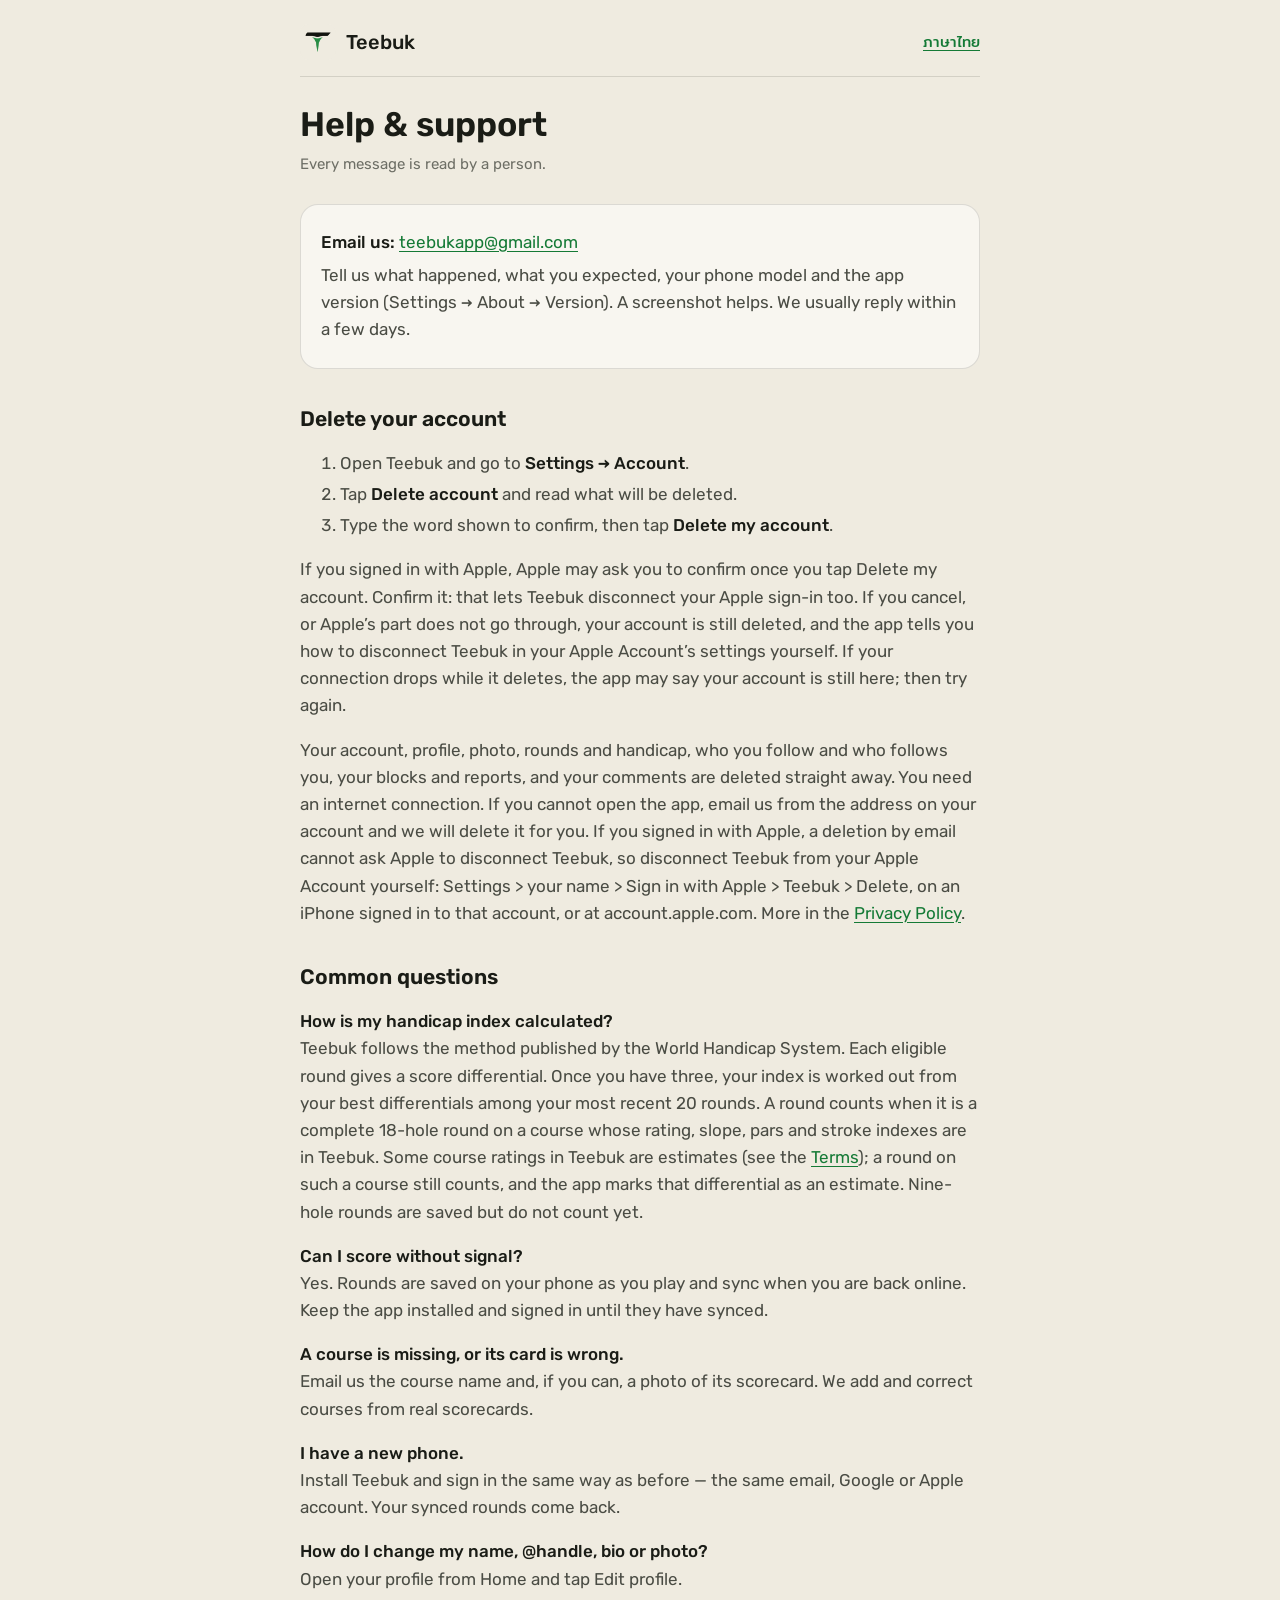
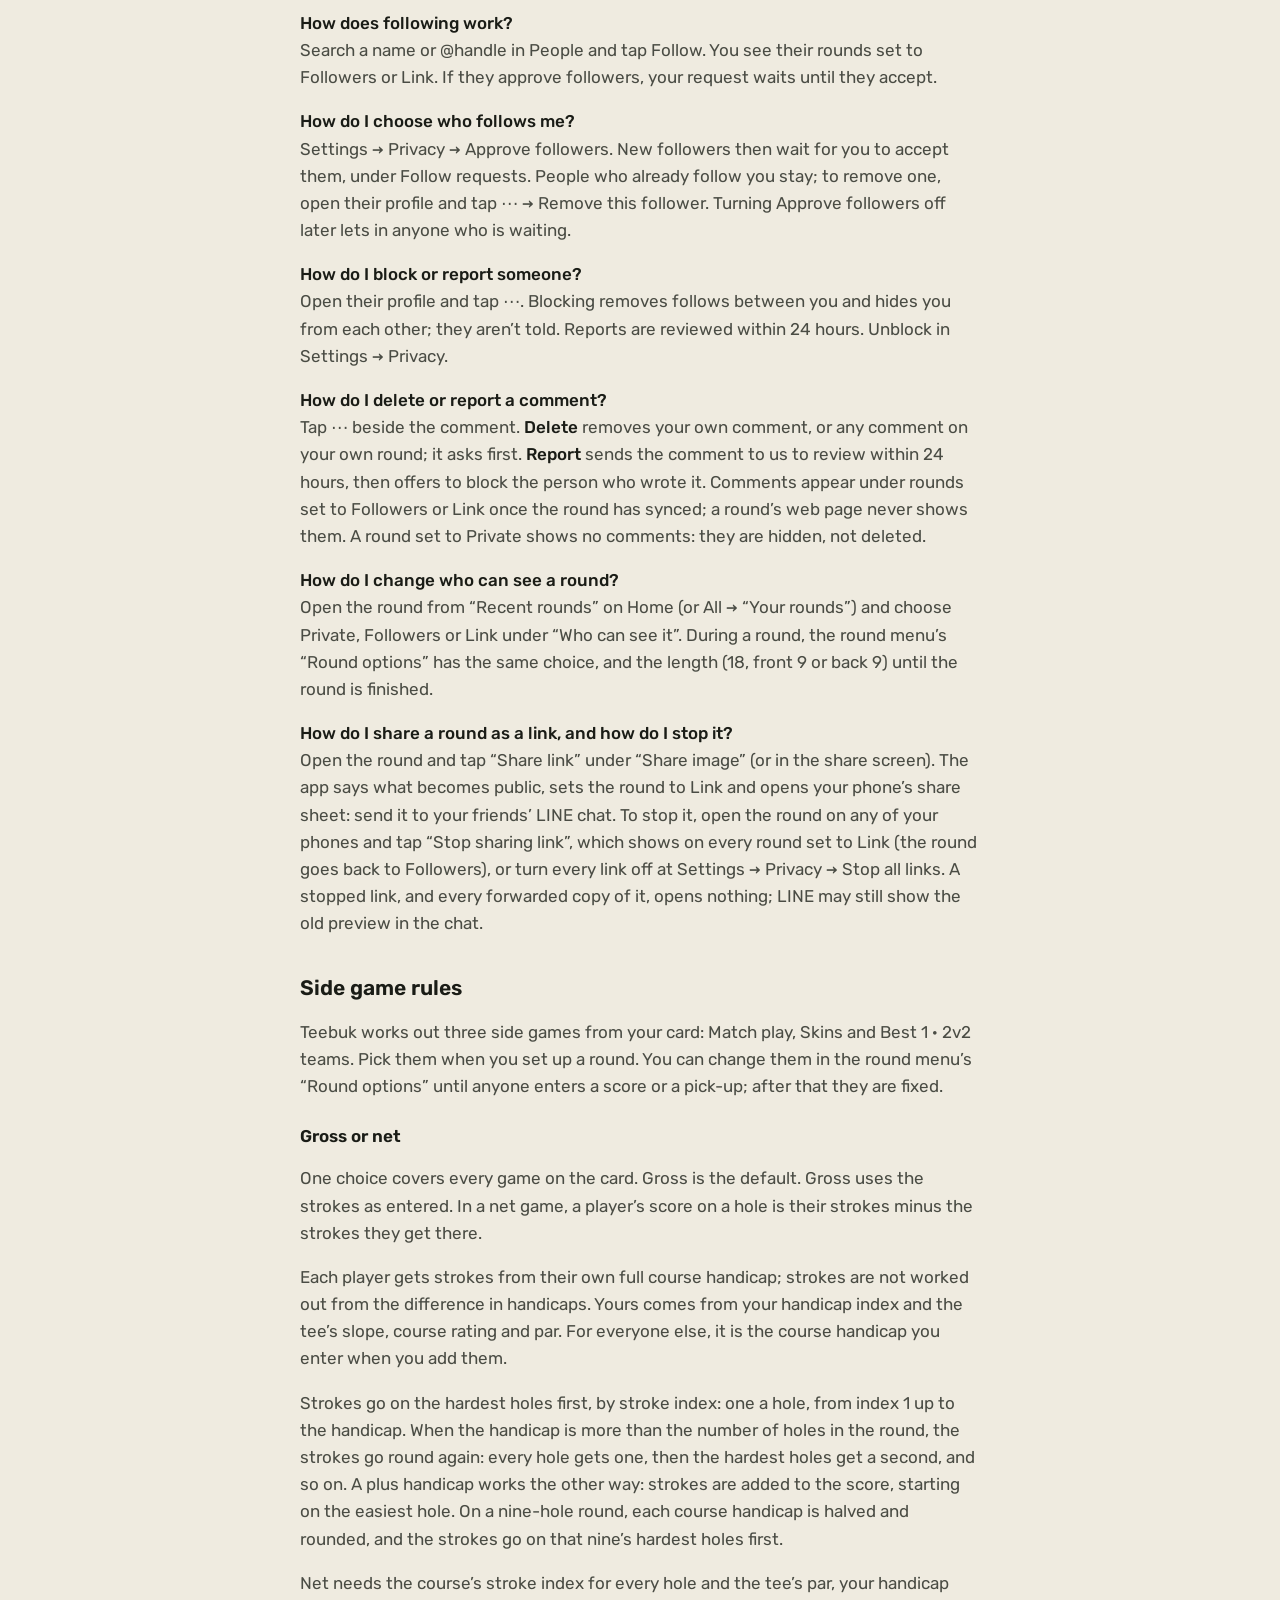
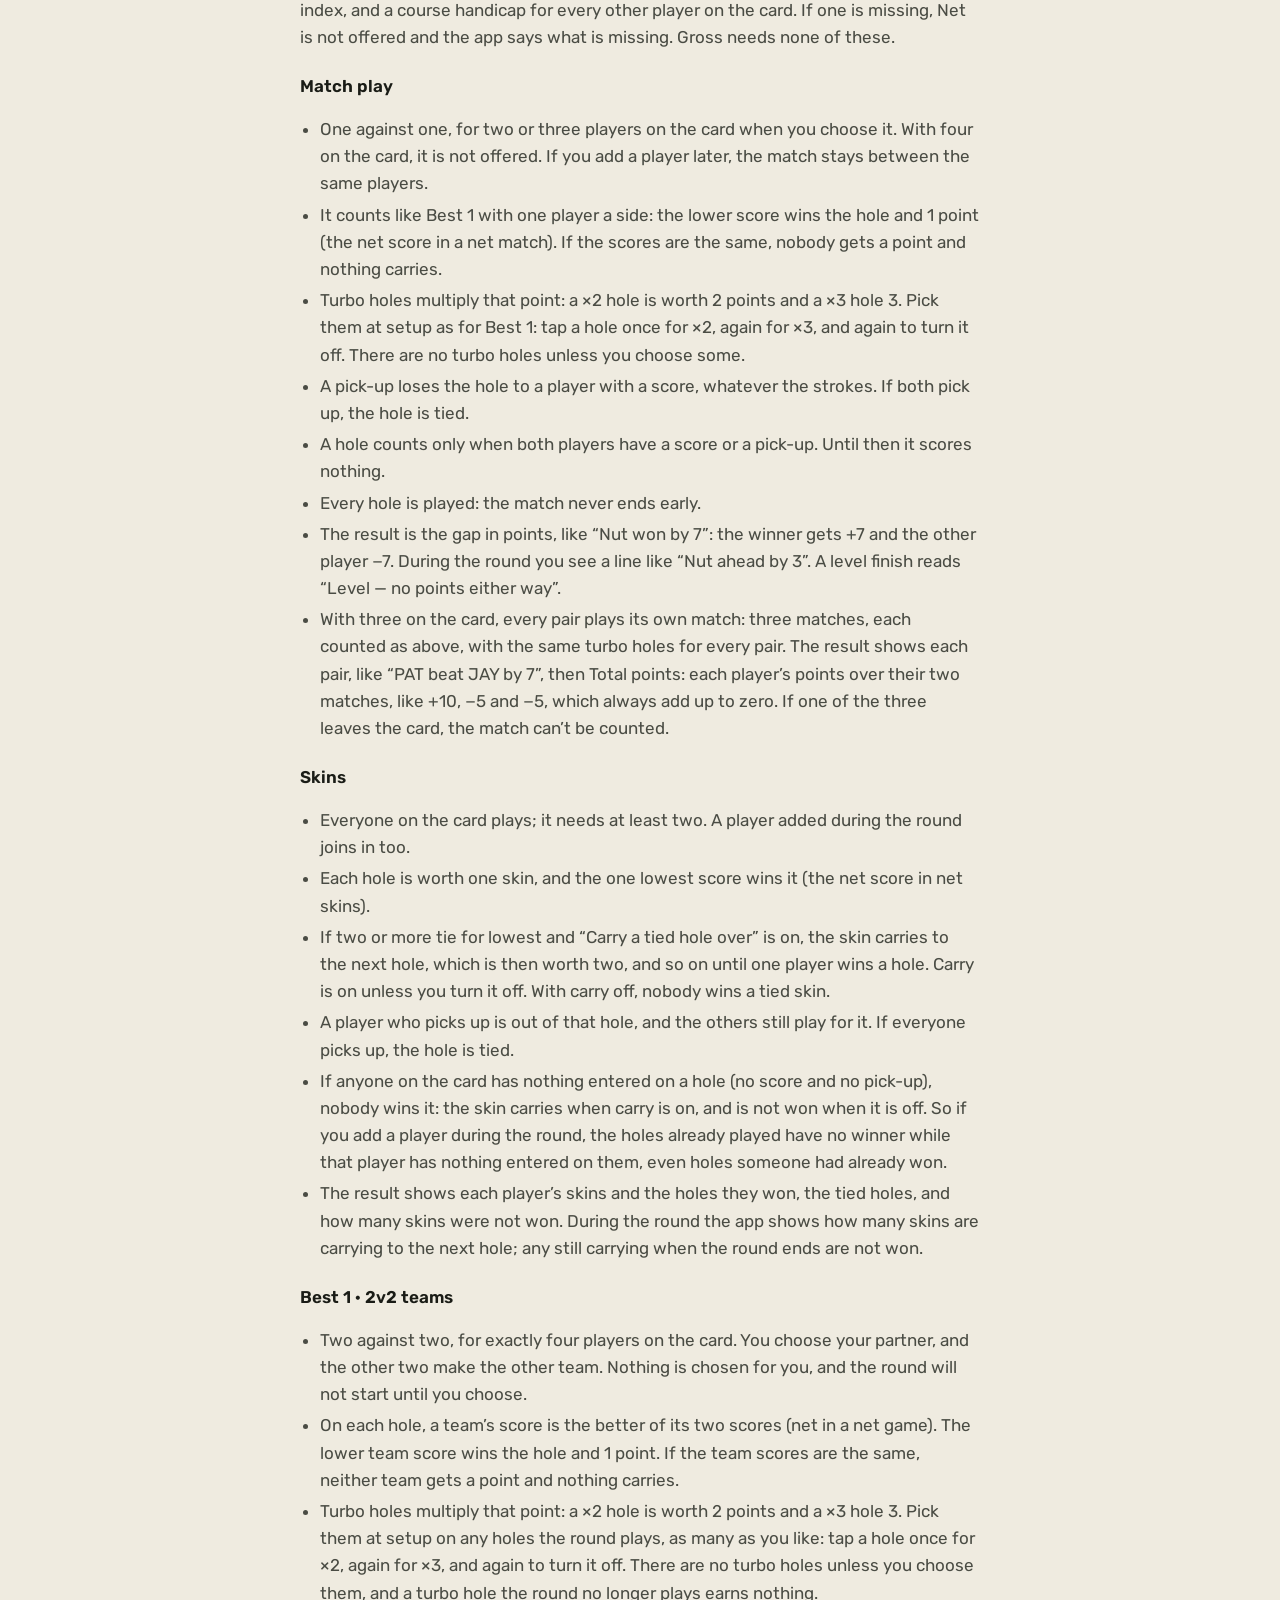
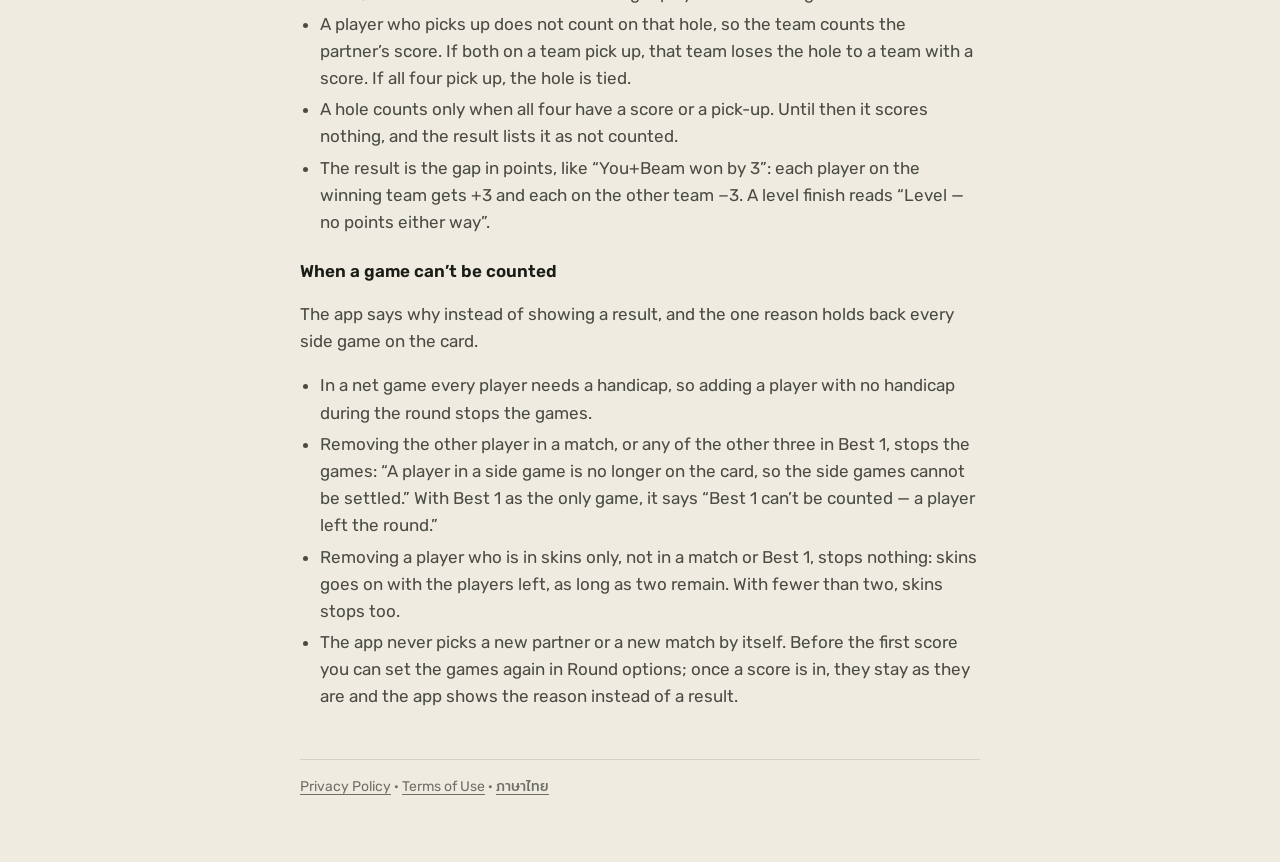
<file: support/index.html>
<!doctype html>
<html lang="en">
<head>
<meta charset="utf-8">
<meta name="viewport" content="width=device-width, initial-scale=1">
<title>Help &amp; support — Teebuk</title>
<meta name="description" content="Get help with Teebuk: contact, deleting your account, and common questions.">
<link rel="icon" href="../assets/favicon.png">
<link rel="apple-touch-icon" href="../assets/apple-touch-icon.png">
<link rel="preconnect" href="https://fonts.googleapis.com">
<link rel="preconnect" href="https://fonts.gstatic.com" crossorigin>
<link href="https://fonts.googleapis.com/css2?family=Mitr:wght@300;400;500&family=Rubik:wght@400;500;600&display=swap" rel="stylesheet">
<link rel="stylesheet" href="../style.css">
</head>
<body>
<div class="wrap">
<header class="top">
  <a class="brand" href="../"><img src="../assets/teebuk-mark.png" alt="">Teebuk</a>
  <span class="lang"><a href="../th/support/" lang="th" hreflang="th">ภาษาไทย</a></span>
</header>

<h1>Help &amp; support</h1>
<p class="effective">Every message is read by a person.</p>

<div class="card">
  <p><strong>Email us:</strong> <a href="mailto:teebukapp@gmail.com">teebukapp@gmail.com</a></p>
  <p>Tell us what happened, what you expected, your phone model and the app version (Settings → About → Version). A screenshot helps. We usually reply within a few days.</p>
</div>

<h2>Delete your account</h2>
<ol>
  <li>Open Teebuk and go to <strong>Settings → Account</strong>.</li>
  <li>Tap <strong>Delete account</strong> and read what will be deleted.</li>
  <li>Type the word shown to confirm, then tap <strong>Delete my account</strong>.</li>
</ol>
<p>If you signed in with Apple, Apple may ask you to confirm once you tap Delete my account. Confirm it: that lets Teebuk disconnect your Apple sign-in too. If you cancel, or Apple’s part does not go through, your account is still deleted, and the app tells you how to disconnect Teebuk in your Apple Account’s settings yourself. If your connection drops while it deletes, the app may say your account is still here; then try again.</p>
<p>Your account, profile, photo, rounds and handicap, who you follow and who follows you, your blocks and reports, and your comments are deleted straight away. You need an internet connection. If you cannot open the app, email us from the address on your account and we will delete it for you. If you signed in with Apple, a deletion by email cannot ask Apple to disconnect Teebuk, so disconnect Teebuk from your Apple Account yourself: Settings &gt; your name &gt; Sign in with Apple &gt; Teebuk &gt; Delete, on an iPhone signed in to that account, or at account.apple.com. More in the <a href="../privacy/">Privacy Policy</a>.</p>

<h2>Common questions</h2>

<p id="handicap"><strong>How is my handicap index calculated?</strong><br>
Teebuk follows the method published by the World Handicap System. Each eligible round gives a score differential. Once you have three, your index is worked out from your best differentials among your most recent 20 rounds. A round counts when it is a complete 18-hole round on a course whose rating, slope, pars and stroke indexes are in Teebuk. Some course ratings in Teebuk are estimates (see the <a href="../terms/">Terms</a>); a round on such a course still counts, and the app marks that differential as an estimate. Nine-hole rounds are saved but do not count yet.</p>

<p id="offline"><strong>Can I score without signal?</strong><br>
Yes. Rounds are saved on your phone as you play and sync when you are back online. Keep the app installed and signed in until they have synced.</p>

<p id="course"><strong>A course is missing, or its card is wrong.</strong><br>
Email us the course name and, if you can, a photo of its scorecard. We add and correct courses from real scorecards.</p>

<p><strong>I have a new phone.</strong><br>
Install Teebuk and sign in the same way as before — the same email, Google or Apple account. Your synced rounds come back.</p>

<p><strong>How do I change my name, @handle, bio or photo?</strong><br>
Open your profile from Home and tap Edit profile.</p>

<p><strong>How does following work?</strong><br>
Search a name or @handle in People and tap Follow. You see their rounds set to Followers or Link. If they approve followers, your request waits until they accept.</p>

<p><strong>How do I choose who follows me?</strong><br>
Settings → Privacy → Approve followers. New followers then wait for you to accept them, under Follow requests. People who already follow you stay; to remove one, open their profile and tap ⋯ → Remove this follower. Turning Approve followers off later lets in anyone who is waiting.</p>

<p><strong>How do I block or report someone?</strong><br>
Open their profile and tap ⋯. Blocking removes follows between you and hides you from each other; they aren’t told. Reports are reviewed within 24 hours. Unblock in Settings → Privacy.</p>

<p><strong>How do I delete or report a comment?</strong><br>
Tap ⋯ beside the comment. <strong>Delete</strong> removes your own comment, or any comment on your own round; it asks first. <strong>Report</strong> sends the comment to us to review within 24 hours, then offers to block the person who wrote it. Comments appear under rounds set to Followers or Link once the round has synced; a round’s web page never shows them. A round set to Private shows no comments: they are hidden, not deleted.</p>

<p><strong>How do I change who can see a round?</strong><br>
Open the round from “Recent rounds” on Home (or All → “Your rounds”) and choose Private, Followers or Link under “Who can see it”. During a round, the round menu’s “Round options” has the same choice, and the length (18, front 9 or back 9) until the round is finished.</p>

<p><strong>How do I share a round as a link, and how do I stop it?</strong><br>
Open the round and tap “Share link” under “Share image” (or in the share screen). The app says what becomes public, sets the round to Link and opens your phone’s share sheet: send it to your friends’ LINE chat. To stop it, open the round on any of your phones and tap “Stop sharing link”, which shows on every round set to Link (the round goes back to Followers), or turn every link off at Settings → Privacy → Stop all links. A stopped link, and every forwarded copy of it, opens nothing; LINE may still show the old preview in the chat.</p>

<h2 id="side-games">Side game rules</h2>
<p>Teebuk works out three side games from your card: Match play, Skins and Best 1 · 2v2 teams. Pick them when you set up a round. You can change them in the round menu’s “Round options” until anyone enters a score or a pick-up; after that they are fixed.</p>

<h3 id="gross-net">Gross or net</h3>
<p>One choice covers every game on the card. Gross is the default. Gross uses the strokes as entered. In a net game, a player’s score on a hole is their strokes minus the strokes they get there.</p>
<p>Each player gets strokes from their own full course handicap; strokes are not worked out from the difference in handicaps. Yours comes from your handicap index and the tee’s slope, course rating and par. For everyone else, it is the course handicap you enter when you add them.</p>
<p>Strokes go on the hardest holes first, by stroke index: one a hole, from index 1 up to the handicap. When the handicap is more than the number of holes in the round, the strokes go round again: every hole gets one, then the hardest holes get a second, and so on. A plus handicap works the other way: strokes are added to the score, starting on the easiest hole. On a nine-hole round, each course handicap is halved and rounded, and the strokes go on that nine’s hardest holes first.</p>
<p>Net needs the course’s stroke index for every hole and the tee’s par, your handicap index, and a course handicap for every other player on the card. If one is missing, Net is not offered and the app says what is missing. Gross needs none of these.</p>

<h3 id="match-play">Match play</h3>
<ul>
  <li>One against one, for two or three players on the card when you choose it. With four on the card, it is not offered. If you add a player later, the match stays between the same players.</li>
  <li>It counts like Best 1 with one player a side: the lower score wins the hole and 1 point (the net score in a net match). If the scores are the same, nobody gets a point and nothing carries.</li>
  <li>Turbo holes multiply that point: a ×2 hole is worth 2 points and a ×3 hole 3. Pick them at setup as for Best 1: tap a hole once for ×2, again for ×3, and again to turn it off. There are no turbo holes unless you choose some.</li>
  <li>A pick-up loses the hole to a player with a score, whatever the strokes. If both pick up, the hole is tied.</li>
  <li>A hole counts only when both players have a score or a pick-up. Until then it scores nothing.</li>
  <li>Every hole is played: the match never ends early.</li>
  <li>The result is the gap in points, like “Nut won by 7”: the winner gets +7 and the other player −7. During the round you see a line like “Nut ahead by 3”. A level finish reads “Level — no points either way”.</li>
  <li>With three on the card, every pair plays its own match: three matches, each counted as above, with the same turbo holes for every pair. The result shows each pair, like “PAT beat JAY by 7”, then Total points: each player’s points over their two matches, like +10, −5 and −5, which always add up to zero. If one of the three leaves the card, the match can’t be counted.</li>
</ul>

<h3 id="skins">Skins</h3>
<ul>
  <li>Everyone on the card plays; it needs at least two. A player added during the round joins in too.</li>
  <li>Each hole is worth one skin, and the one lowest score wins it (the net score in net skins).</li>
  <li>If two or more tie for lowest and “Carry a tied hole over” is on, the skin carries to the next hole, which is then worth two, and so on until one player wins a hole. Carry is on unless you turn it off. With carry off, nobody wins a tied skin.</li>
  <li>A player who picks up is out of that hole, and the others still play for it. If everyone picks up, the hole is tied.</li>
  <li>If anyone on the card has nothing entered on a hole (no score and no pick-up), nobody wins it: the skin carries when carry is on, and is not won when it is off. So if you add a player during the round, the holes already played have no winner while that player has nothing entered on them, even holes someone had already won.</li>
  <li>The result shows each player’s skins and the holes they won, the tied holes, and how many skins were not won. During the round the app shows how many skins are carrying to the next hole; any still carrying when the round ends are not won.</li>
</ul>

<h3 id="best-1">Best 1 · 2v2 teams</h3>
<ul>
  <li>Two against two, for exactly four players on the card. You choose your partner, and the other two make the other team. Nothing is chosen for you, and the round will not start until you choose.</li>
  <li>On each hole, a team’s score is the better of its two scores (net in a net game). The lower team score wins the hole and 1 point. If the team scores are the same, neither team gets a point and nothing carries.</li>
  <li>Turbo holes multiply that point: a ×2 hole is worth 2 points and a ×3 hole 3. Pick them at setup on any holes the round plays, as many as you like: tap a hole once for ×2, again for ×3, and again to turn it off. There are no turbo holes unless you choose them, and a turbo hole the round no longer plays earns nothing.</li>
  <li>A player who picks up does not count on that hole, so the team counts the partner’s score. If both on a team pick up, that team loses the hole to a team with a score. If all four pick up, the hole is tied.</li>
  <li>A hole counts only when all four have a score or a pick-up. Until then it scores nothing, and the result lists it as not counted.</li>
  <li>The result is the gap in points, like “You+Beam won by 3”: each player on the winning team gets +3 and each on the other team −3. A level finish reads “Level — no points either way”.</li>
</ul>

<h3 id="cant-count">When a game can’t be counted</h3>
<p>The app says why instead of showing a result, and the one reason holds back every side game on the card.</p>
<ul>
  <li>In a net game every player needs a handicap, so adding a player with no handicap during the round stops the games.</li>
  <li>Removing the other player in a match, or any of the other three in Best 1, stops the games: “A player in a side game is no longer on the card, so the side games cannot be settled.” With Best 1 as the only game, it says “Best 1 can’t be counted — a player left the round.”</li>
  <li>Removing a player who is in skins only, not in a match or Best 1, stops nothing: skins goes on with the players left, as long as two remain. With fewer than two, skins stops too.</li>
  <li>The app never picks a new partner or a new match by itself. Before the first score you can set the games again in Round options; once a score is in, they stay as they are and the app shows the reason instead of a result.</li>
</ul>

<footer>
  <a href="../privacy/">Privacy Policy</a> · <a href="../terms/">Terms of Use</a> · <a href="../th/support/" lang="th">ภาษาไทย</a>
</footer>
</div>
</body>
</html>
</file>
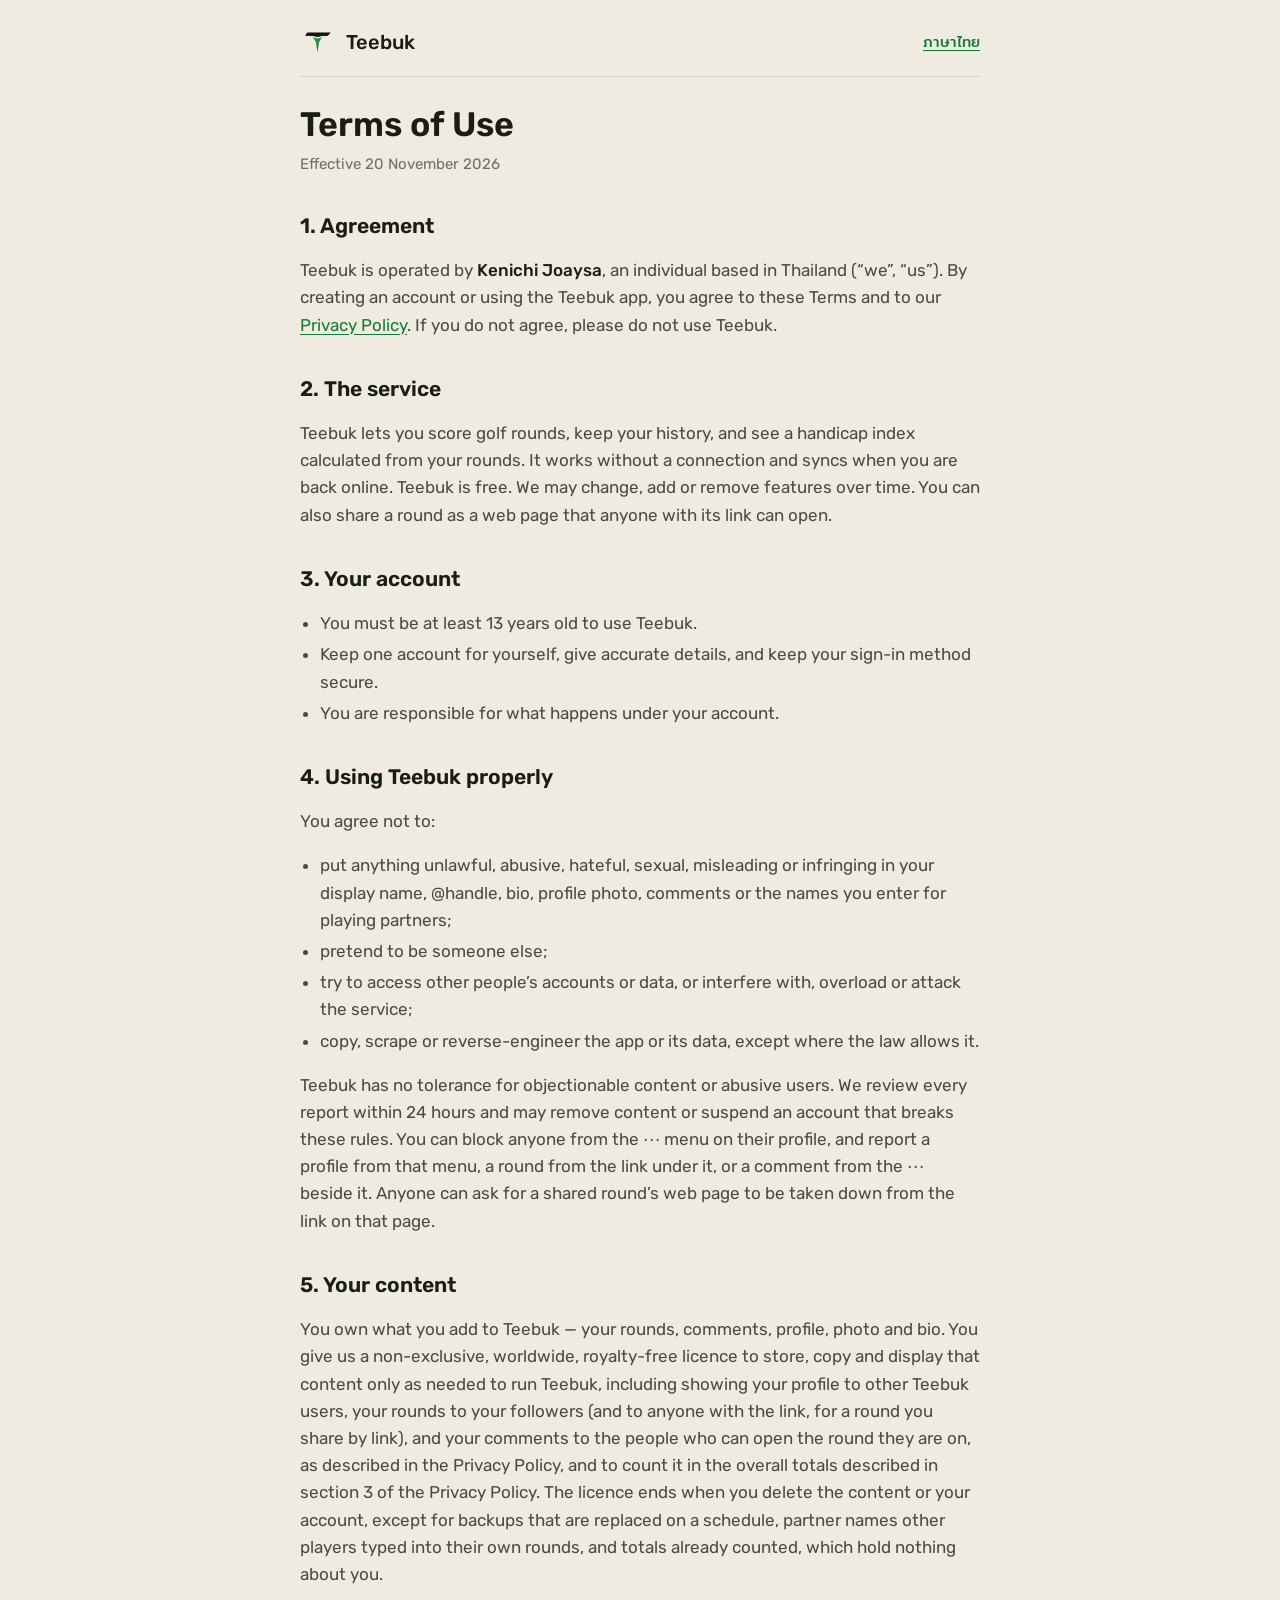
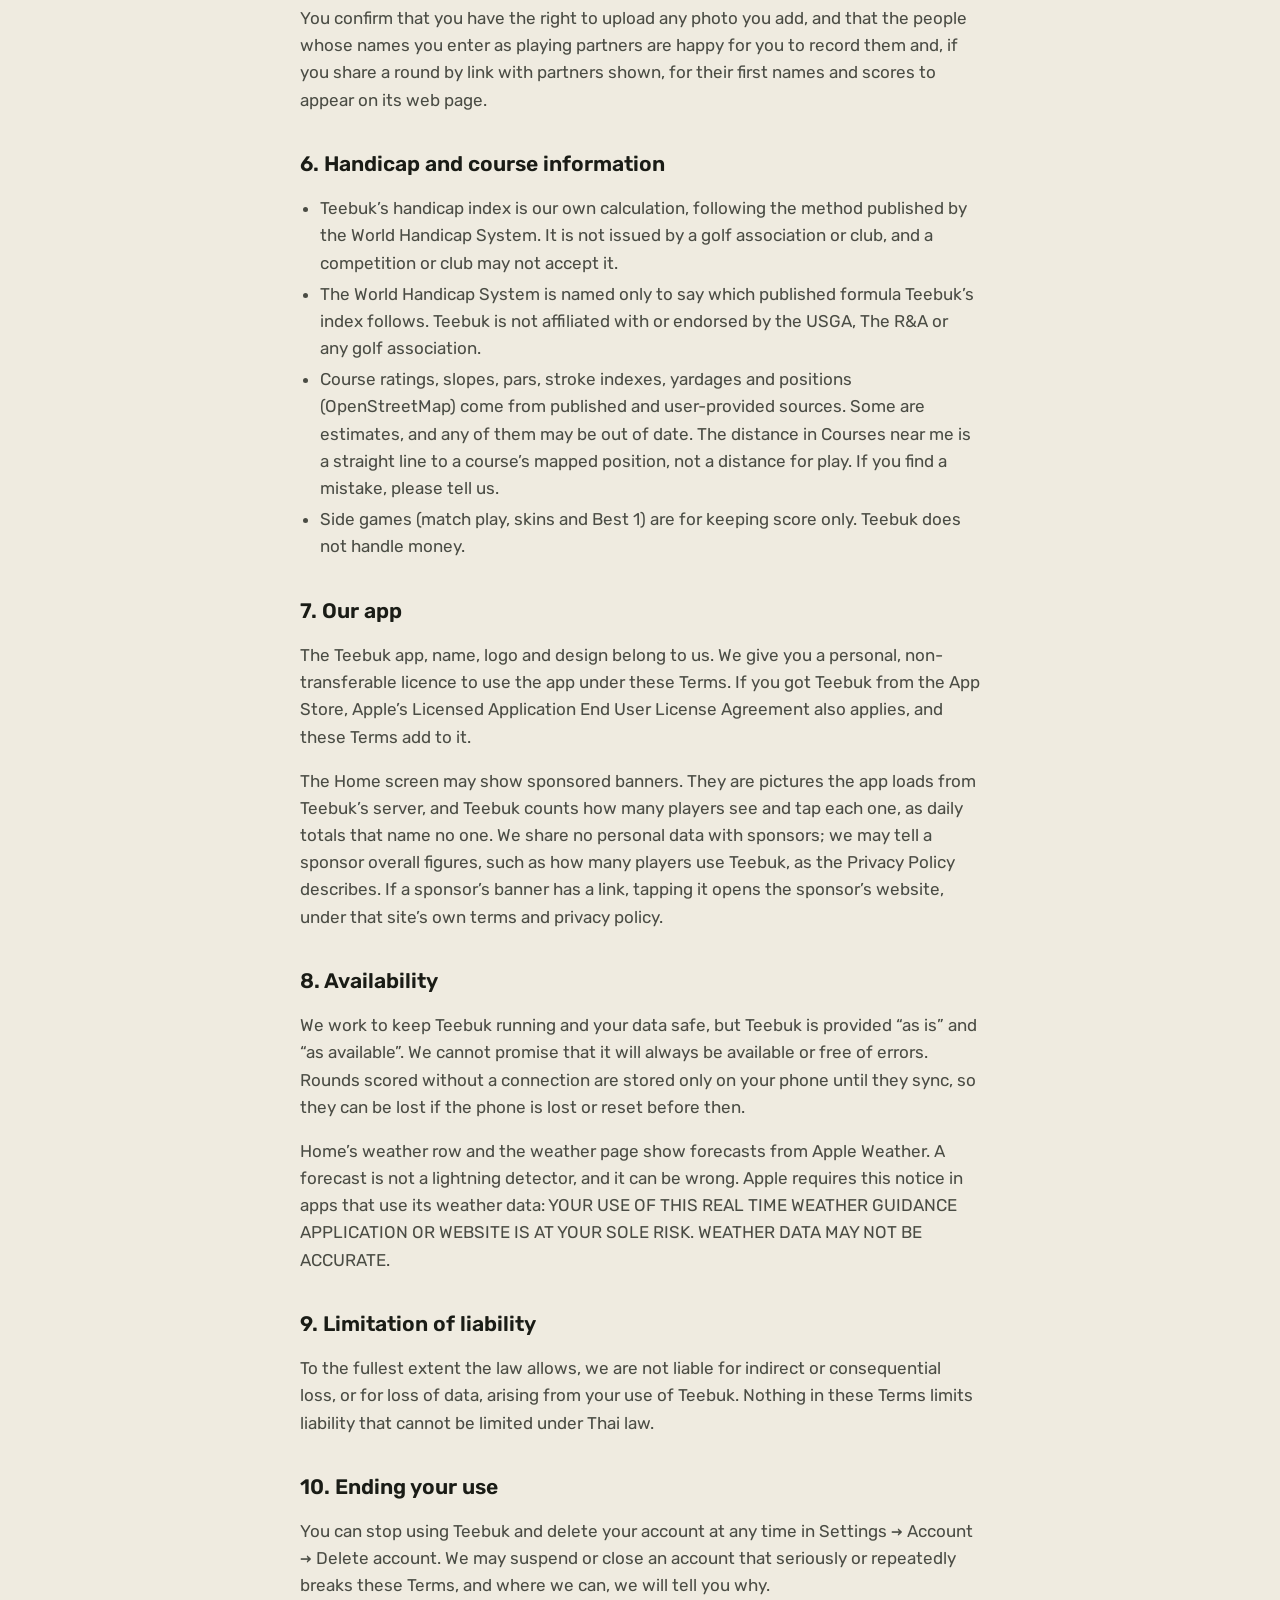
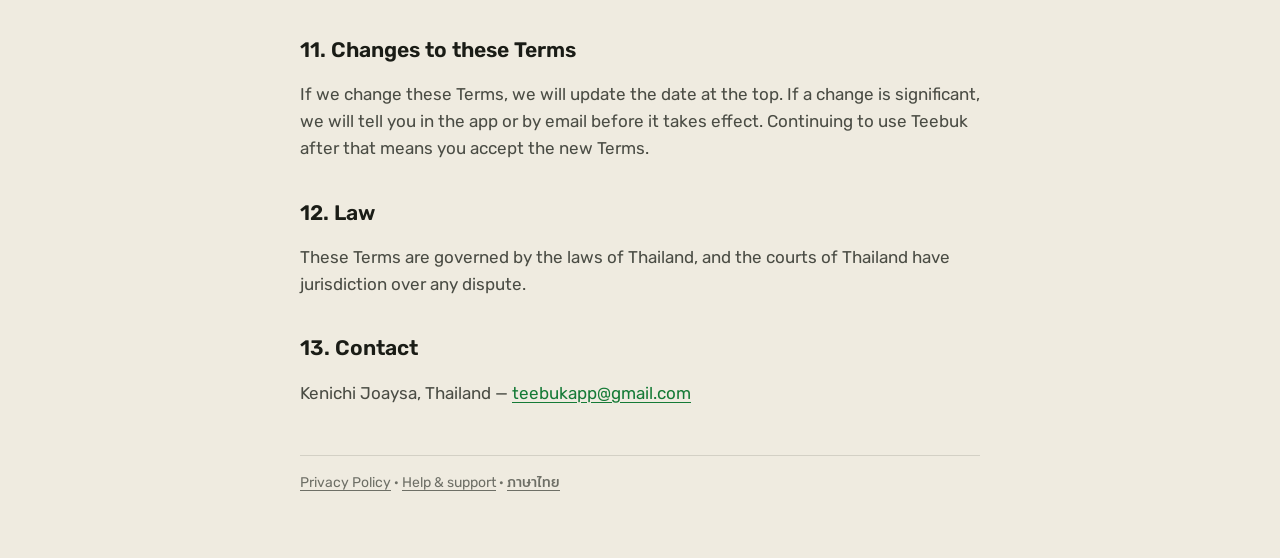
<file: terms/index.html>
<!doctype html>
<html lang="en">
<head>
<meta charset="utf-8">
<meta name="viewport" content="width=device-width, initial-scale=1">
<title>Terms of Use — Teebuk</title>
<meta name="description" content="The terms for using the Teebuk golf scoring app.">
<link rel="icon" href="../assets/favicon.png">
<link rel="apple-touch-icon" href="../assets/apple-touch-icon.png">
<link rel="preconnect" href="https://fonts.googleapis.com">
<link rel="preconnect" href="https://fonts.gstatic.com" crossorigin>
<link href="https://fonts.googleapis.com/css2?family=Mitr:wght@300;400;500&family=Rubik:wght@400;500;600&display=swap" rel="stylesheet">
<link rel="stylesheet" href="../style.css">
</head>
<body>
<div class="wrap">
<header class="top">
  <a class="brand" href="../"><img src="../assets/teebuk-mark.png" alt="">Teebuk</a>
  <span class="lang"><a href="../th/terms/" lang="th" hreflang="th">ภาษาไทย</a></span>
</header>

<h1>Terms of Use</h1>
<p class="effective">Effective 20 November 2026</p>

<h2>1. Agreement</h2>
<p>Teebuk is operated by <strong>Kenichi Joaysa</strong>, an individual based in Thailand (“we”, “us”). By creating an account or using the Teebuk app, you agree to these Terms and to our <a href="../privacy/">Privacy Policy</a>. If you do not agree, please do not use Teebuk.</p>

<h2>2. The service</h2>
<p>Teebuk lets you score golf rounds, keep your history, and see a handicap index calculated from your rounds. It works without a connection and syncs when you are back online. Teebuk is free. We may change, add or remove features over time. You can also share a round as a web page that anyone with its link can open.</p>

<h2>3. Your account</h2>
<ul>
  <li>You must be at least 13 years old to use Teebuk.</li>
  <li>Keep one account for yourself, give accurate details, and keep your sign-in method secure.</li>
  <li>You are responsible for what happens under your account.</li>
</ul>

<h2>4. Using Teebuk properly</h2>
<p>You agree not to:</p>
<ul>
  <li>put anything unlawful, abusive, hateful, sexual, misleading or infringing in your display name, @handle, bio, profile photo, comments or the names you enter for playing partners;</li>
  <li>pretend to be someone else;</li>
  <li>try to access other people’s accounts or data, or interfere with, overload or attack the service;</li>
  <li>copy, scrape or reverse-engineer the app or its data, except where the law allows it.</li>
</ul>
<p>Teebuk has no tolerance for objectionable content or abusive users. We review every report within 24 hours and may remove content or suspend an account that breaks these rules. You can block anyone from the ⋯ menu on their profile, and report a profile from that menu, a round from the link under it, or a comment from the ⋯ beside it. Anyone can ask for a shared round’s web page to be taken down from the link on that page.</p>

<h2>5. Your content</h2>
<p>You own what you add to Teebuk — your rounds, comments, profile, photo and bio. You give us a non-exclusive, worldwide, royalty-free licence to store, copy and display that content only as needed to run Teebuk, including showing your profile to other Teebuk users, your rounds to your followers (and to anyone with the link, for a round you share by link), and your comments to the people who can open the round they are on, as described in the Privacy Policy, and to count it in the overall totals described in section 3 of the Privacy Policy. The licence ends when you delete the content or your account, except for backups that are replaced on a schedule, partner names other players typed into their own rounds, and totals already counted, which hold nothing about you.</p>
<p>You confirm that you have the right to upload any photo you add, and that the people whose names you enter as playing partners are happy for you to record them and, if you share a round by link with partners shown, for their first names and scores to appear on its web page.</p>

<h2>6. Handicap and course information</h2>
<ul>
  <li>Teebuk’s handicap index is our own calculation, following the method published by the World Handicap System. It is not issued by a golf association or club, and a competition or club may not accept it.</li>
  <li>The World Handicap System is named only to say which published formula Teebuk’s index follows. Teebuk is not affiliated with or endorsed by the USGA, The R&amp;A or any golf association.</li>
  <li>Course ratings, slopes, pars, stroke indexes, yardages and positions (OpenStreetMap) come from published and user-provided sources. Some are estimates, and any of them may be out of date. The distance in Courses near me is a straight line to a course’s mapped position, not a distance for play. If you find a mistake, please tell us.</li>
  <li>Side games (match play, skins and Best 1) are for keeping score only. Teebuk does not handle money.</li>
</ul>

<h2>7. Our app</h2>
<p>The Teebuk app, name, logo and design belong to us. We give you a personal, non-transferable licence to use the app under these Terms. If you got Teebuk from the App Store, Apple’s Licensed Application End User License Agreement also applies, and these Terms add to it.</p>
<p>The Home screen may show sponsored banners. They are pictures the app loads from Teebuk’s server, and Teebuk counts how many players see and tap each one, as daily totals that name no one. We share no personal data with sponsors; we may tell a sponsor overall figures, such as how many players use Teebuk, as the Privacy Policy describes. If a sponsor’s banner has a link, tapping it opens the sponsor’s website, under that site’s own terms and privacy policy.</p>

<h2>8. Availability</h2>
<p>We work to keep Teebuk running and your data safe, but Teebuk is provided “as is” and “as available”. We cannot promise that it will always be available or free of errors. Rounds scored without a connection are stored only on your phone until they sync, so they can be lost if the phone is lost or reset before then.</p>
<p>Home’s weather row and the weather page show forecasts from Apple Weather. A forecast is not a lightning detector, and it can be wrong. Apple requires this notice in apps that use its weather data: YOUR USE OF THIS REAL TIME WEATHER GUIDANCE APPLICATION OR WEBSITE IS AT YOUR SOLE RISK. WEATHER DATA MAY NOT BE ACCURATE.</p>

<h2>9. Limitation of liability</h2>
<p>To the fullest extent the law allows, we are not liable for indirect or consequential loss, or for loss of data, arising from your use of Teebuk. Nothing in these Terms limits liability that cannot be limited under Thai law.</p>

<h2>10. Ending your use</h2>
<p>You can stop using Teebuk and delete your account at any time in Settings → Account → Delete account. We may suspend or close an account that seriously or repeatedly breaks these Terms, and where we can, we will tell you why.</p>

<h2>11. Changes to these Terms</h2>
<p>If we change these Terms, we will update the date at the top. If a change is significant, we will tell you in the app or by email before it takes effect. Continuing to use Teebuk after that means you accept the new Terms.</p>

<h2>12. Law</h2>
<p>These Terms are governed by the laws of Thailand, and the courts of Thailand have jurisdiction over any dispute.</p>

<h2>13. Contact</h2>
<p>Kenichi Joaysa, Thailand — <a href="mailto:teebukapp@gmail.com">teebukapp@gmail.com</a></p>

<footer>
  <a href="../privacy/">Privacy Policy</a> · <a href="../support/">Help &amp; support</a> · <a href="../th/terms/" lang="th">ภาษาไทย</a>
</footer>
</div>
</body>
</html>
</file>
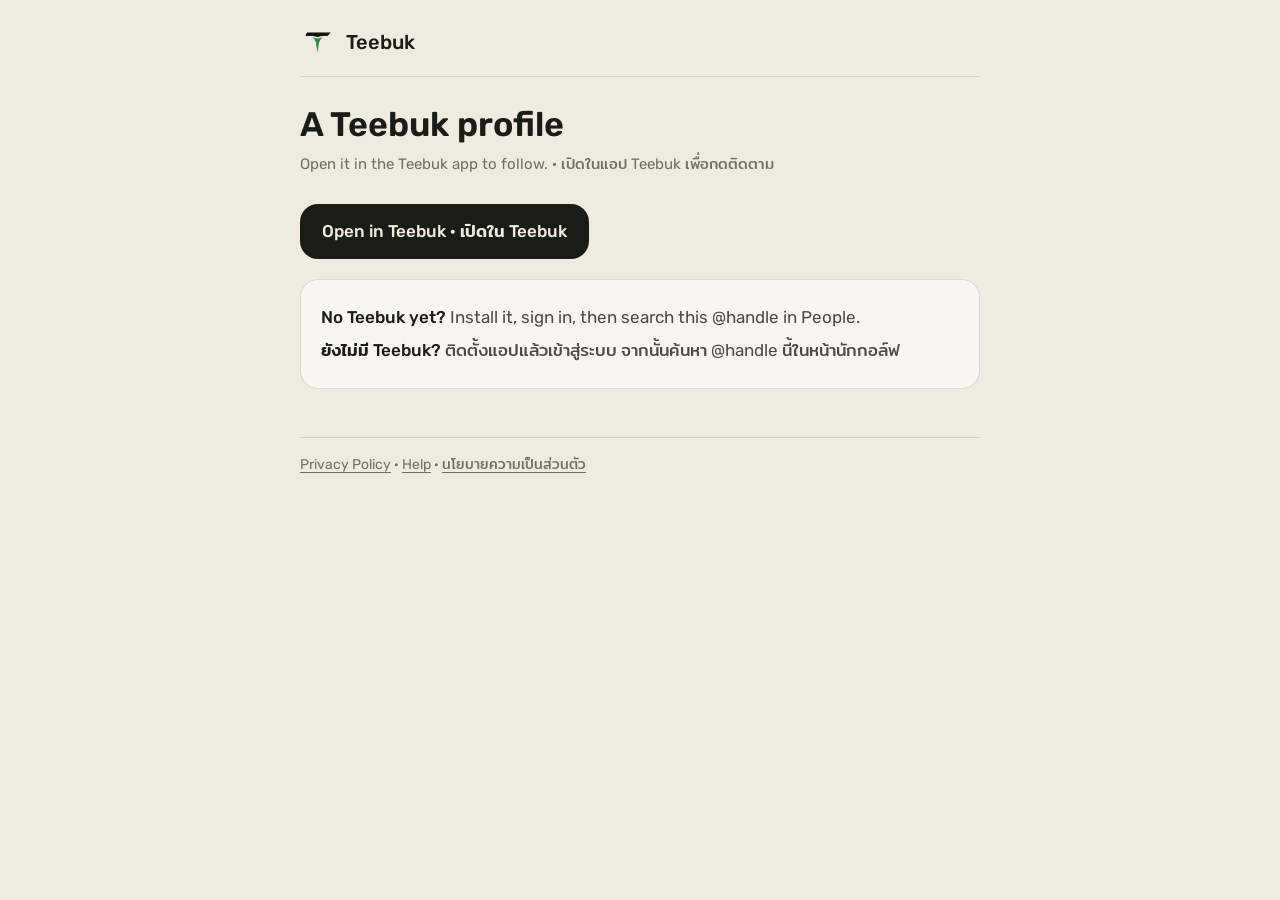
<file: u/index.html>
<!doctype html>
<html lang="en">
<head>
<meta charset="utf-8">
<meta name="viewport" content="width=device-width, initial-scale=1">
<meta name="robots" content="noindex">
<title>Teebuk profile</title>
<link rel="icon" href="../assets/favicon.png">
<link rel="apple-touch-icon" href="../assets/apple-touch-icon.png">
<link rel="preconnect" href="https://fonts.googleapis.com">
<link rel="preconnect" href="https://fonts.gstatic.com" crossorigin>
<link href="https://fonts.googleapis.com/css2?family=Mitr:wght@300;400;500&family=Rubik:wght@400;500;600&display=swap" rel="stylesheet">
<link rel="stylesheet" href="../style.css">
</head>
<body>
<div class="wrap">
<header class="top">
  <a class="brand" href="../"><img src="../assets/teebuk-mark.png" alt="">Teebuk</a>
</header>

<h1 id="who">A Teebuk profile</h1>
<p class="effective">Open it in the Teebuk app to follow. · <span lang="th">เปิดในแอป Teebuk เพื่อกดติดตาม</span></p>

<p><a id="open" class="button" href="teebuk://people">Open in Teebuk · เปิดใน Teebuk</a></p>

<div class="card">
  <p><strong>No Teebuk yet?</strong> Install it, sign in, then search this @handle in People.</p>
  <p lang="th"><strong>ยังไม่มี Teebuk?</strong> ติดตั้งแอปแล้วเข้าสู่ระบบ จากนั้นค้นหา @handle นี้ในหน้านักกอล์ฟ</p>
</div>

<footer>
  <a href="../privacy/">Privacy Policy</a> · <a href="../support/">Help</a> · <a href="../th/privacy/" lang="th">นโยบายความเป็นส่วนตัว</a>
</footer>
</div>
<!-- The only script on this site: reads ?h= and fills in the handle. No tracking. -->
<script>
(function () {
  var h = (new URLSearchParams(location.search).get('h') || '').replace(/^@/, '').toLowerCase();
  if (!/^[a-z0-9_]{3,20}$/.test(h)) return;
  document.getElementById('who').textContent = '@' + h;
  document.getElementById('open').setAttribute('href', 'teebuk://u/' + h);
})();
</script>
</body>
</html>
</file>
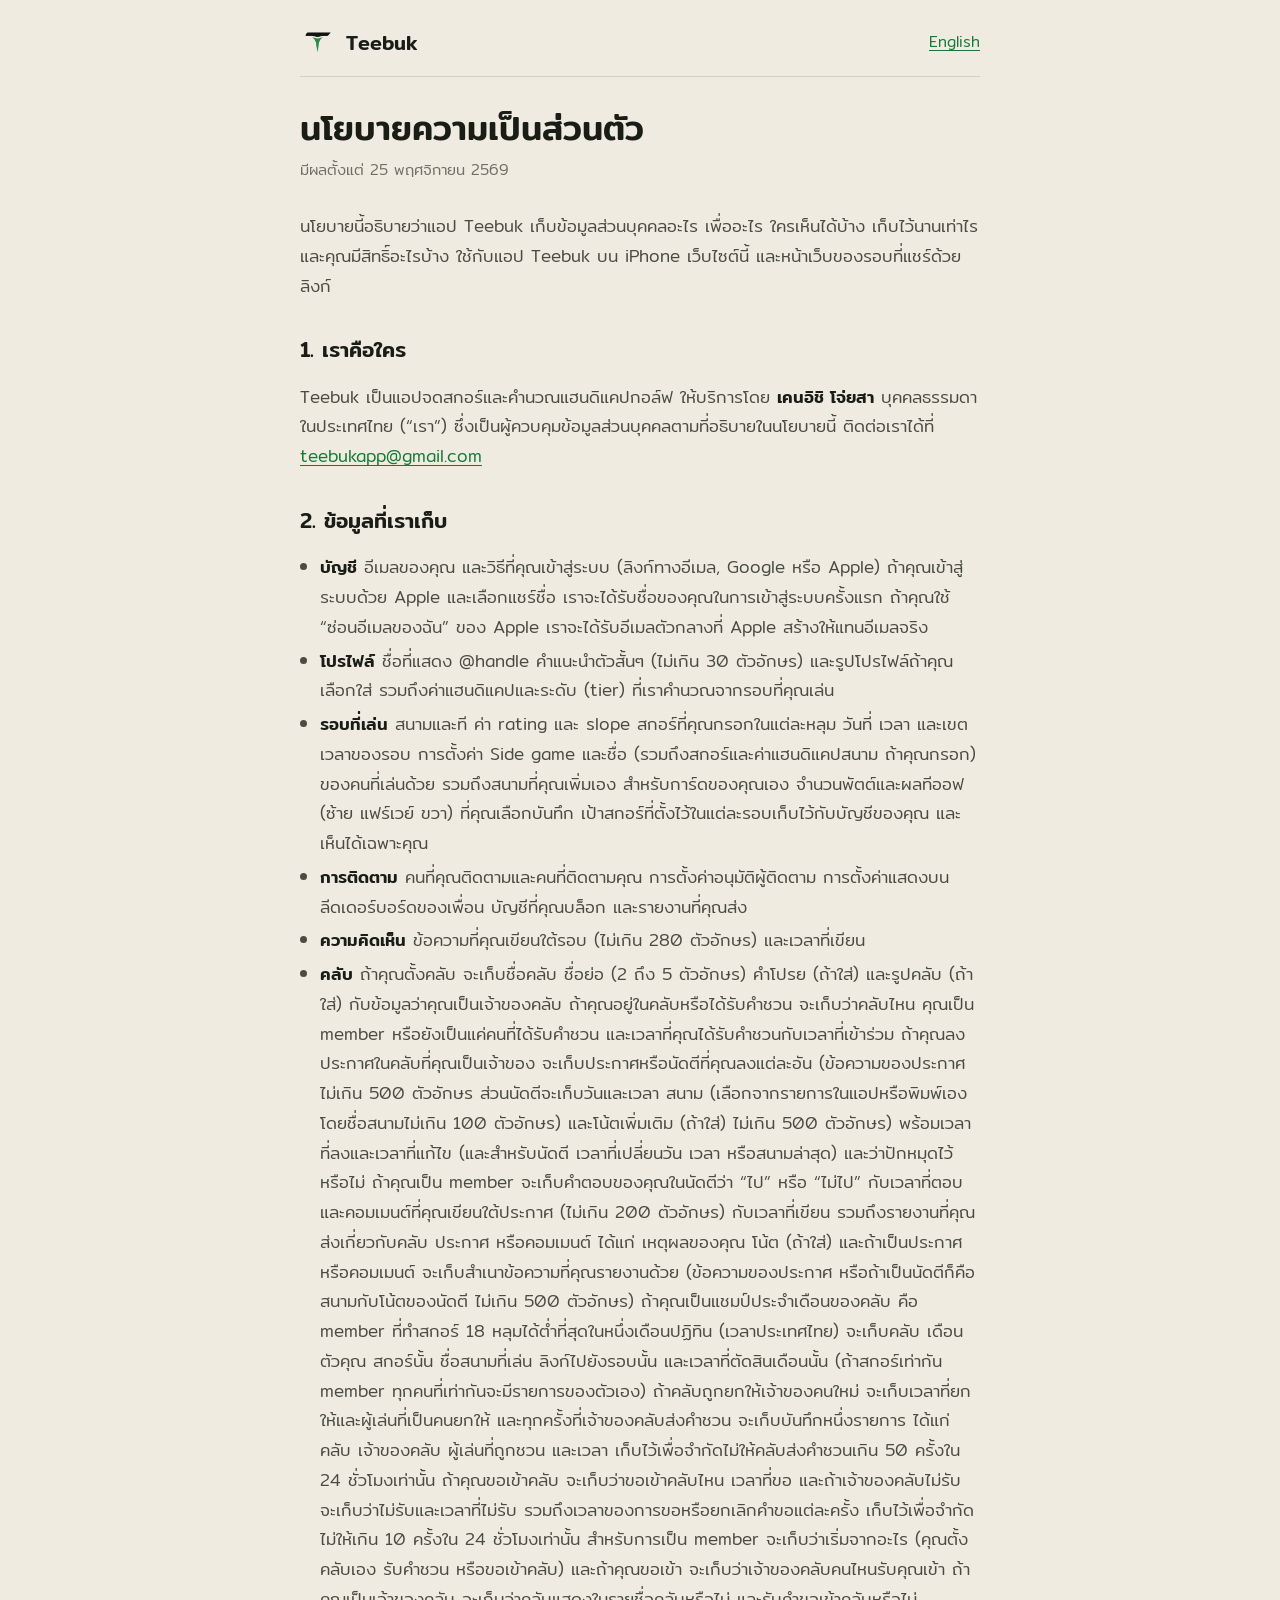
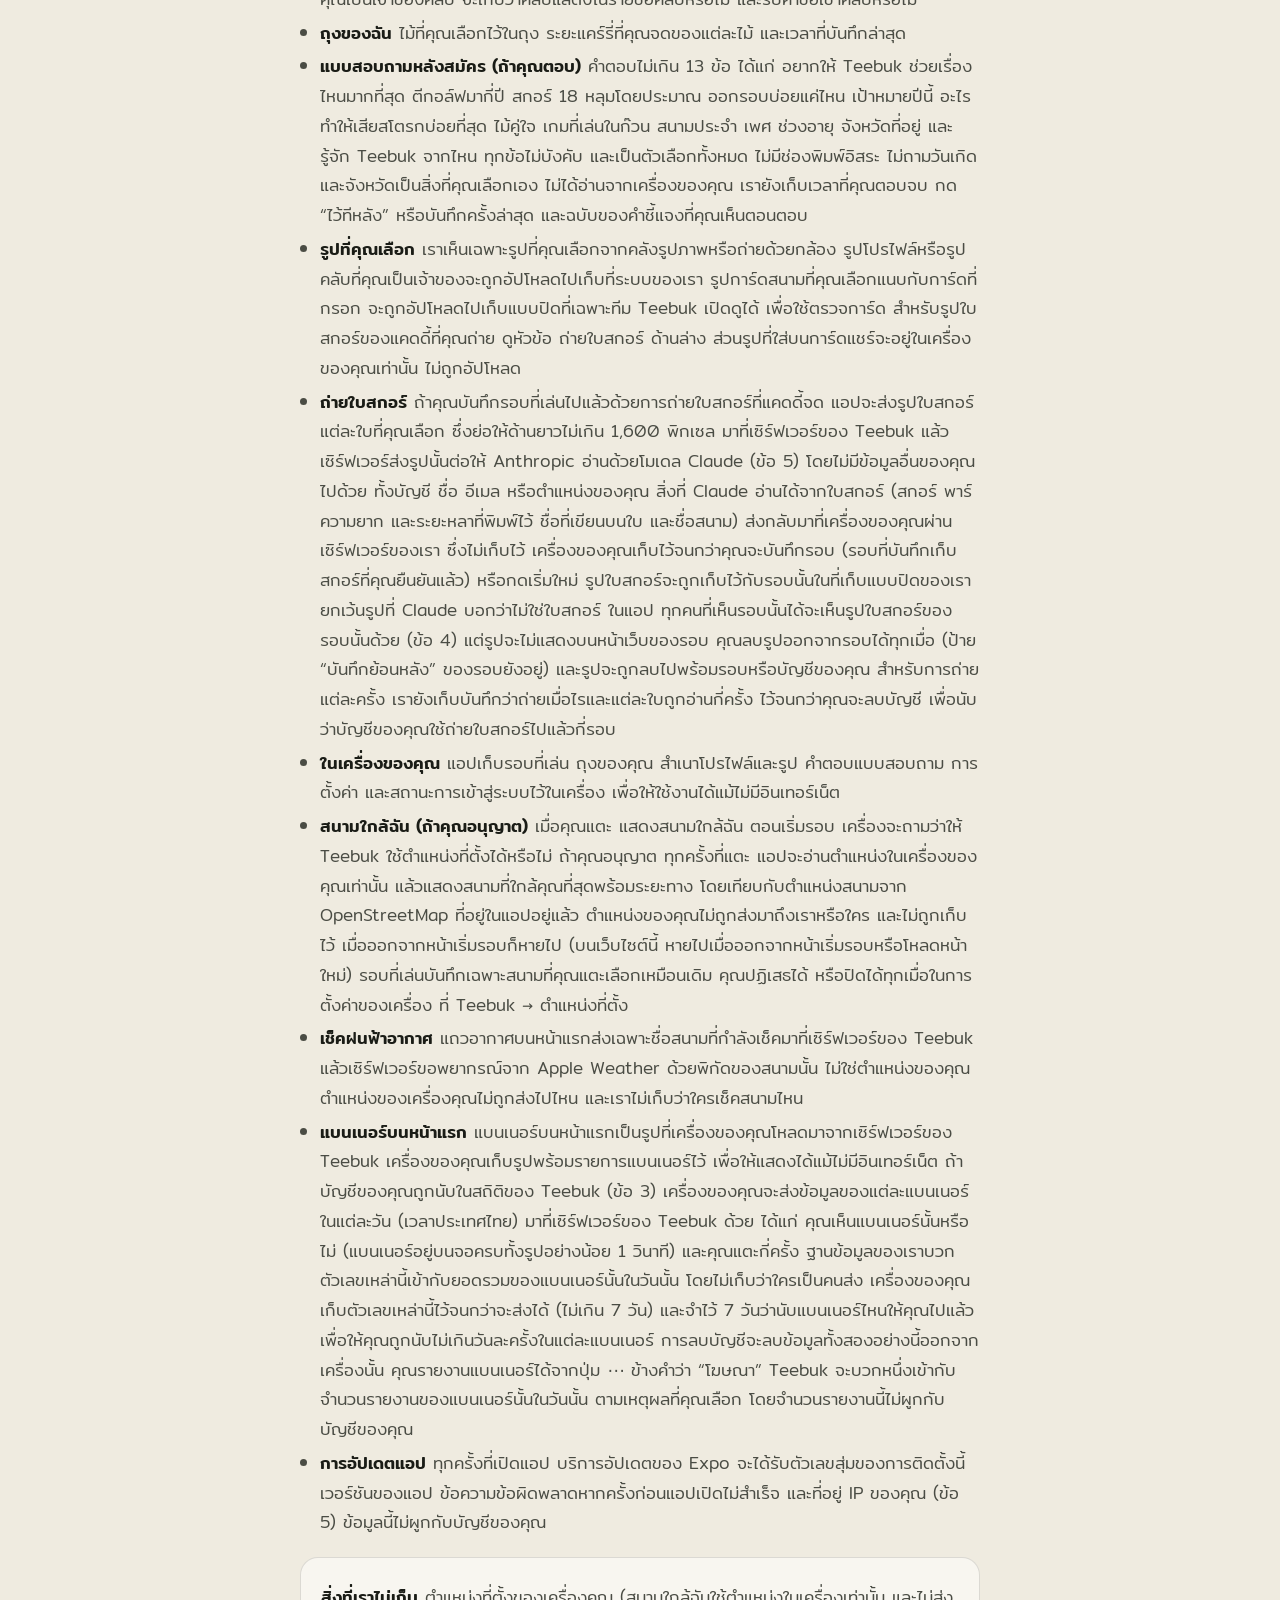
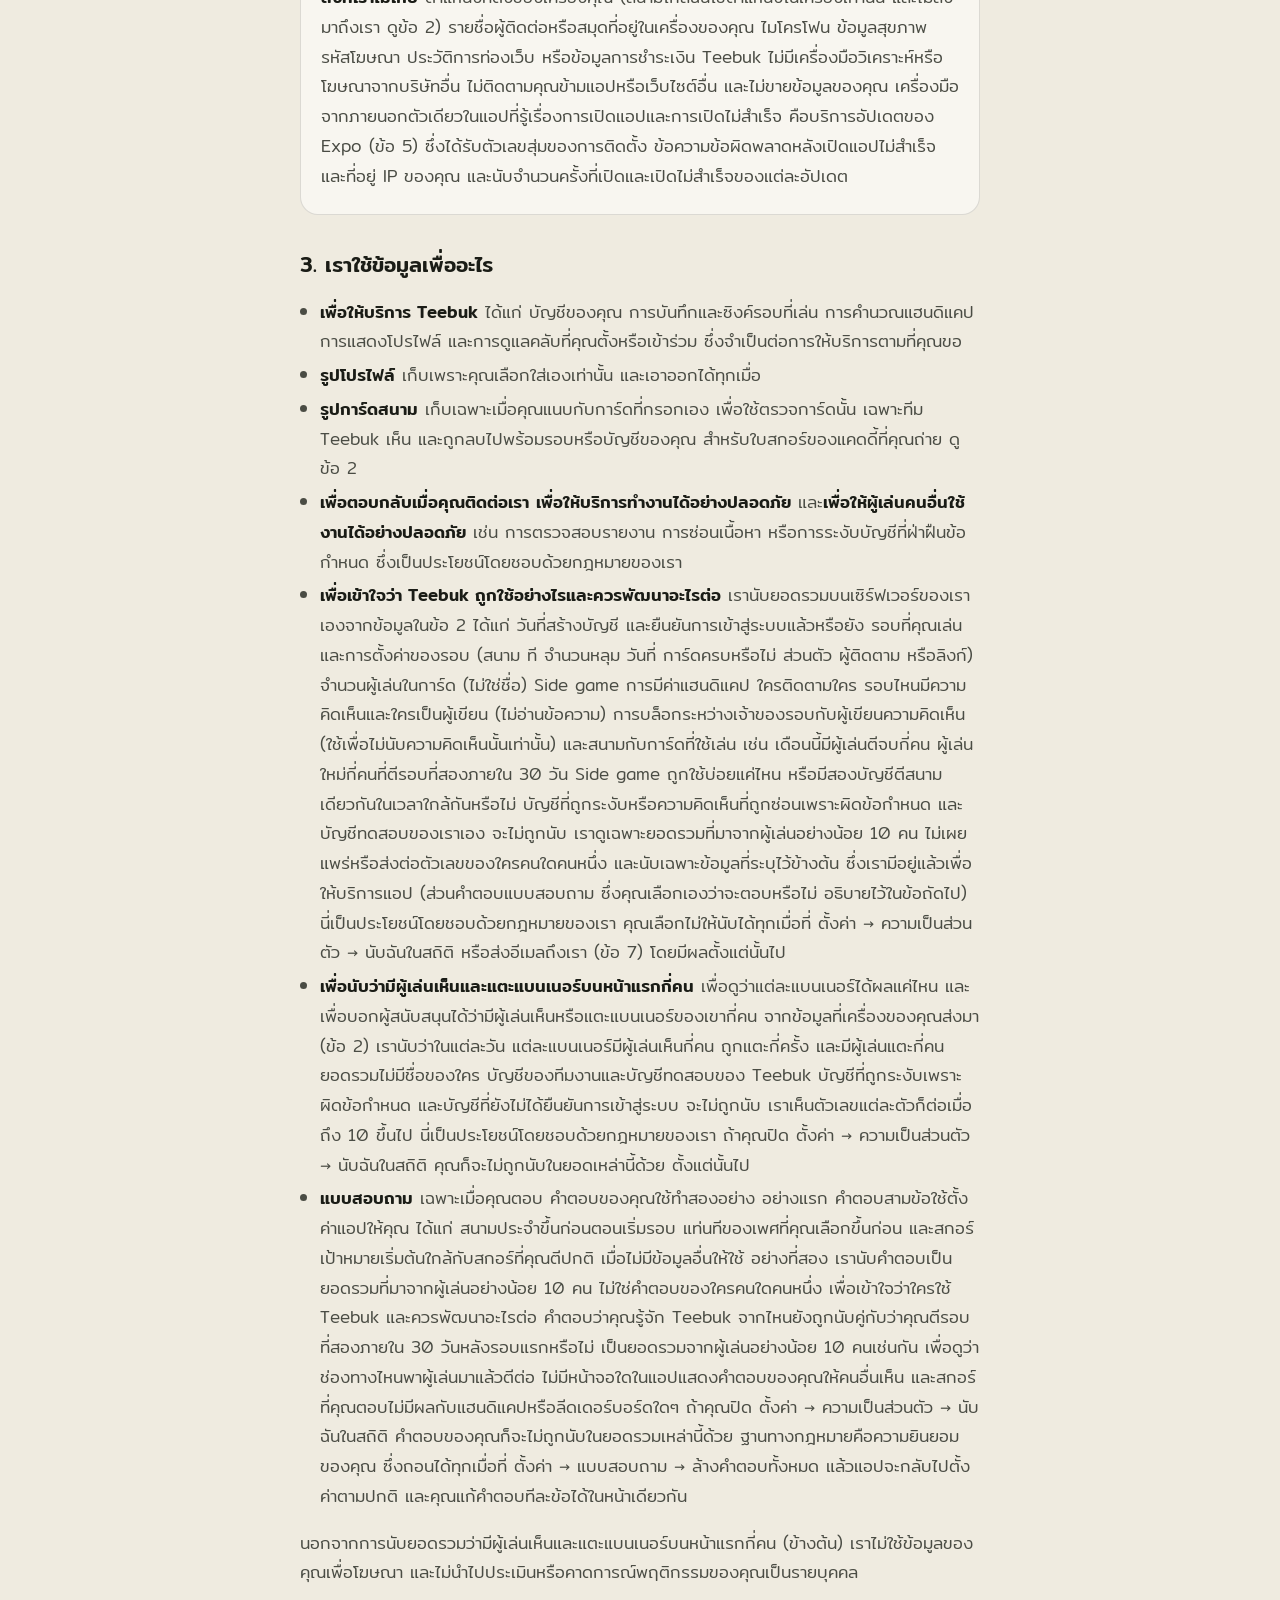
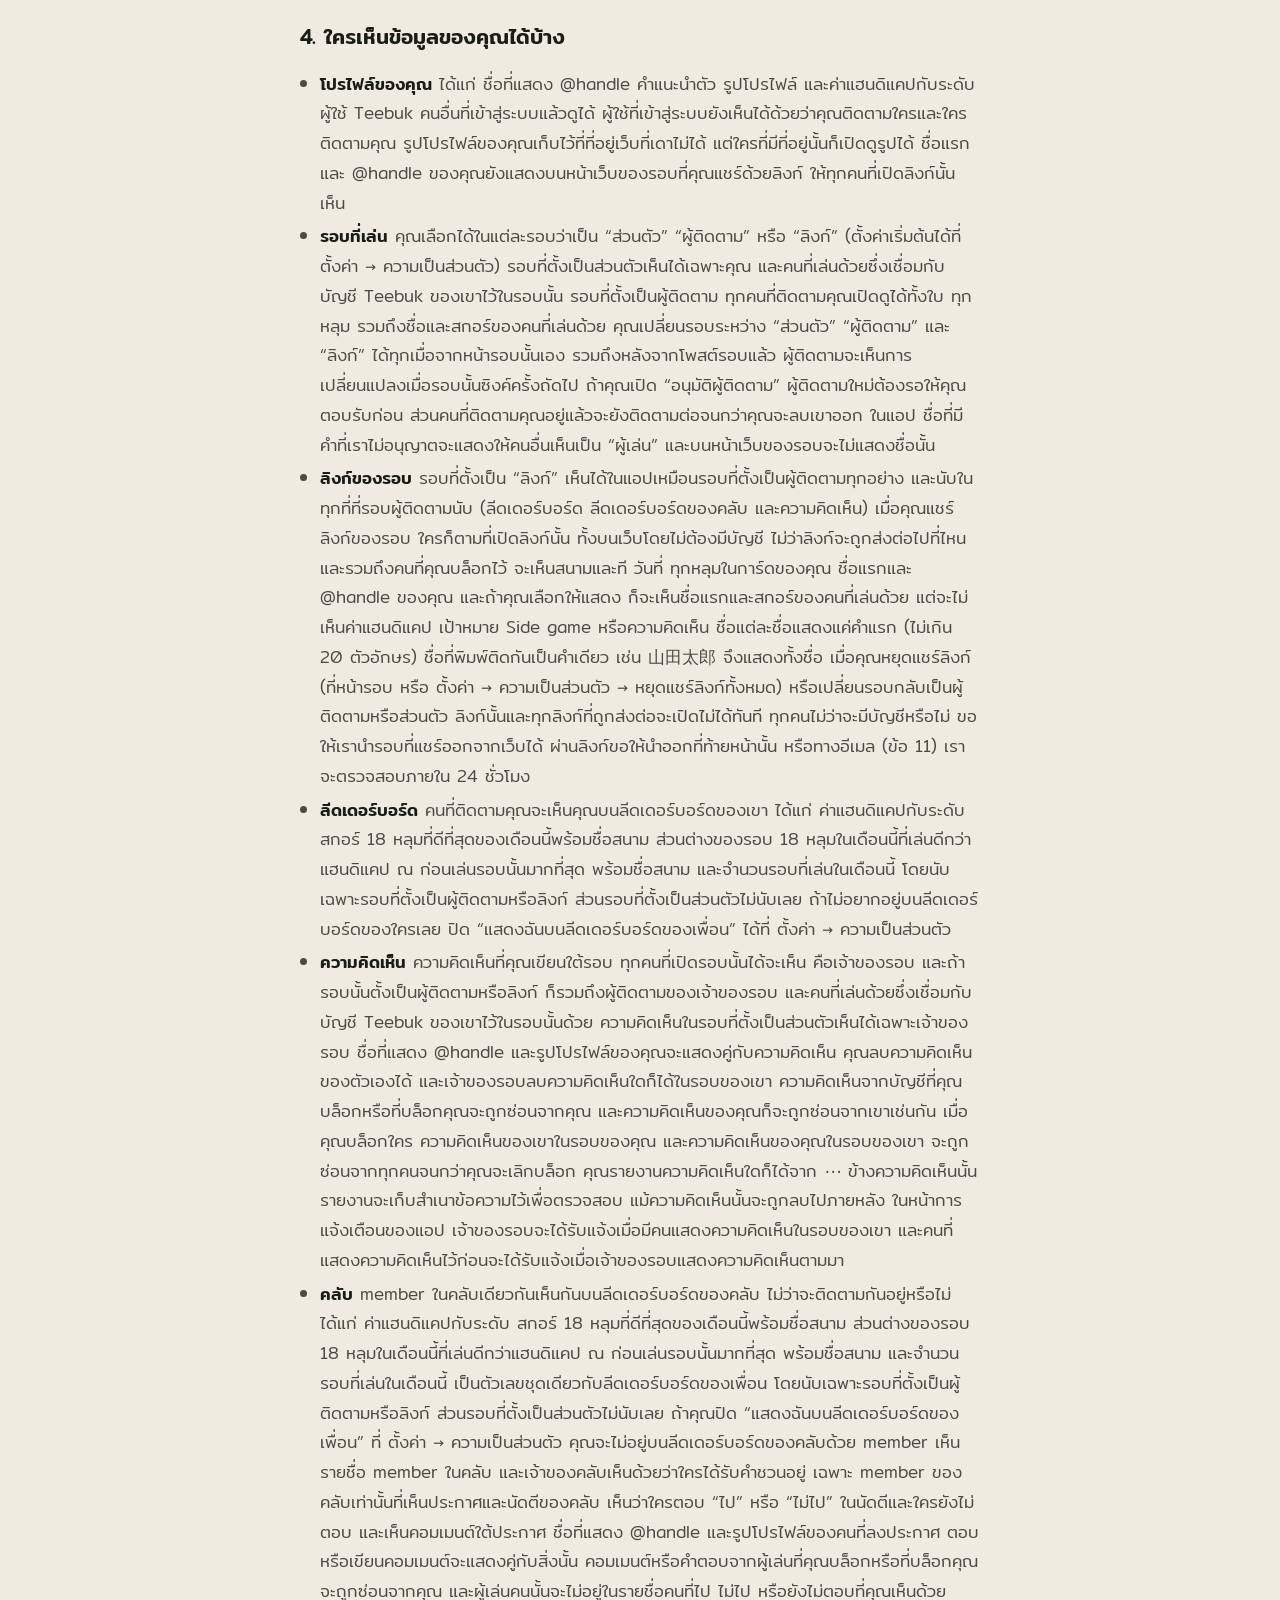
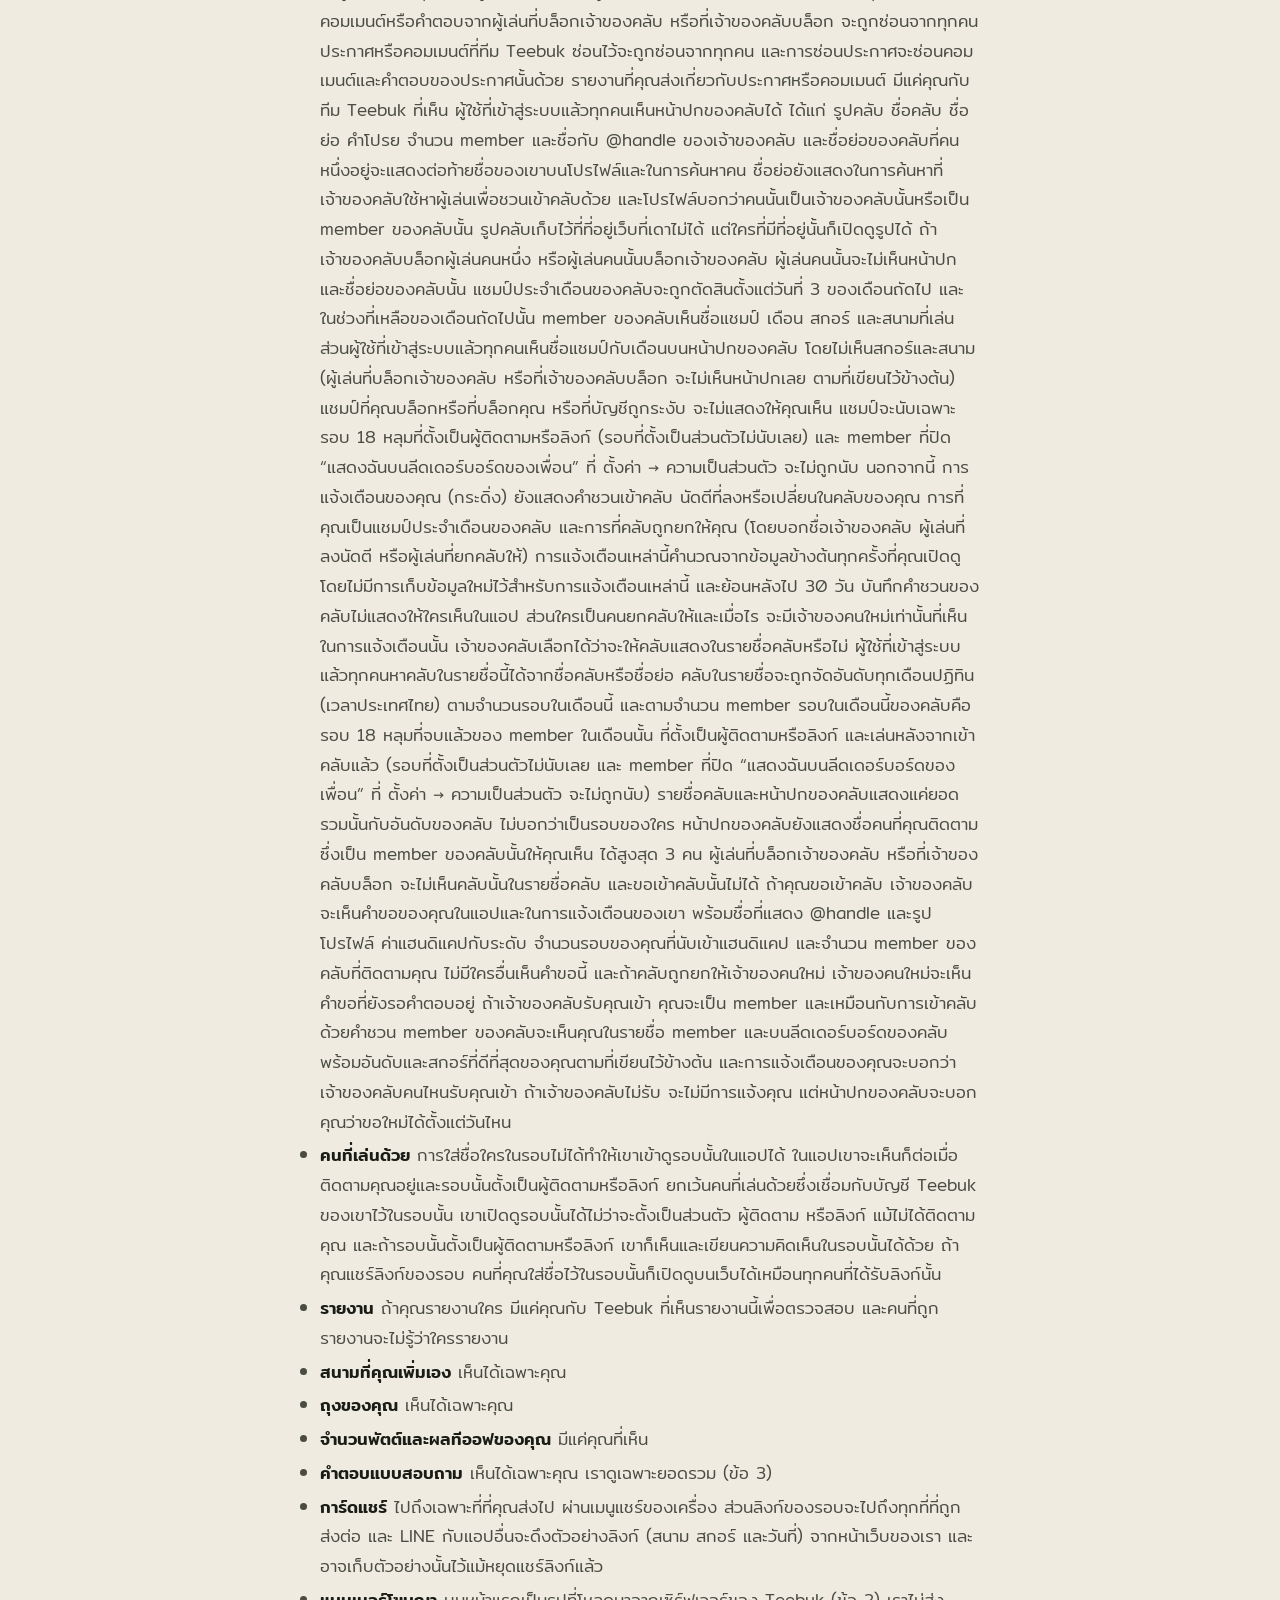
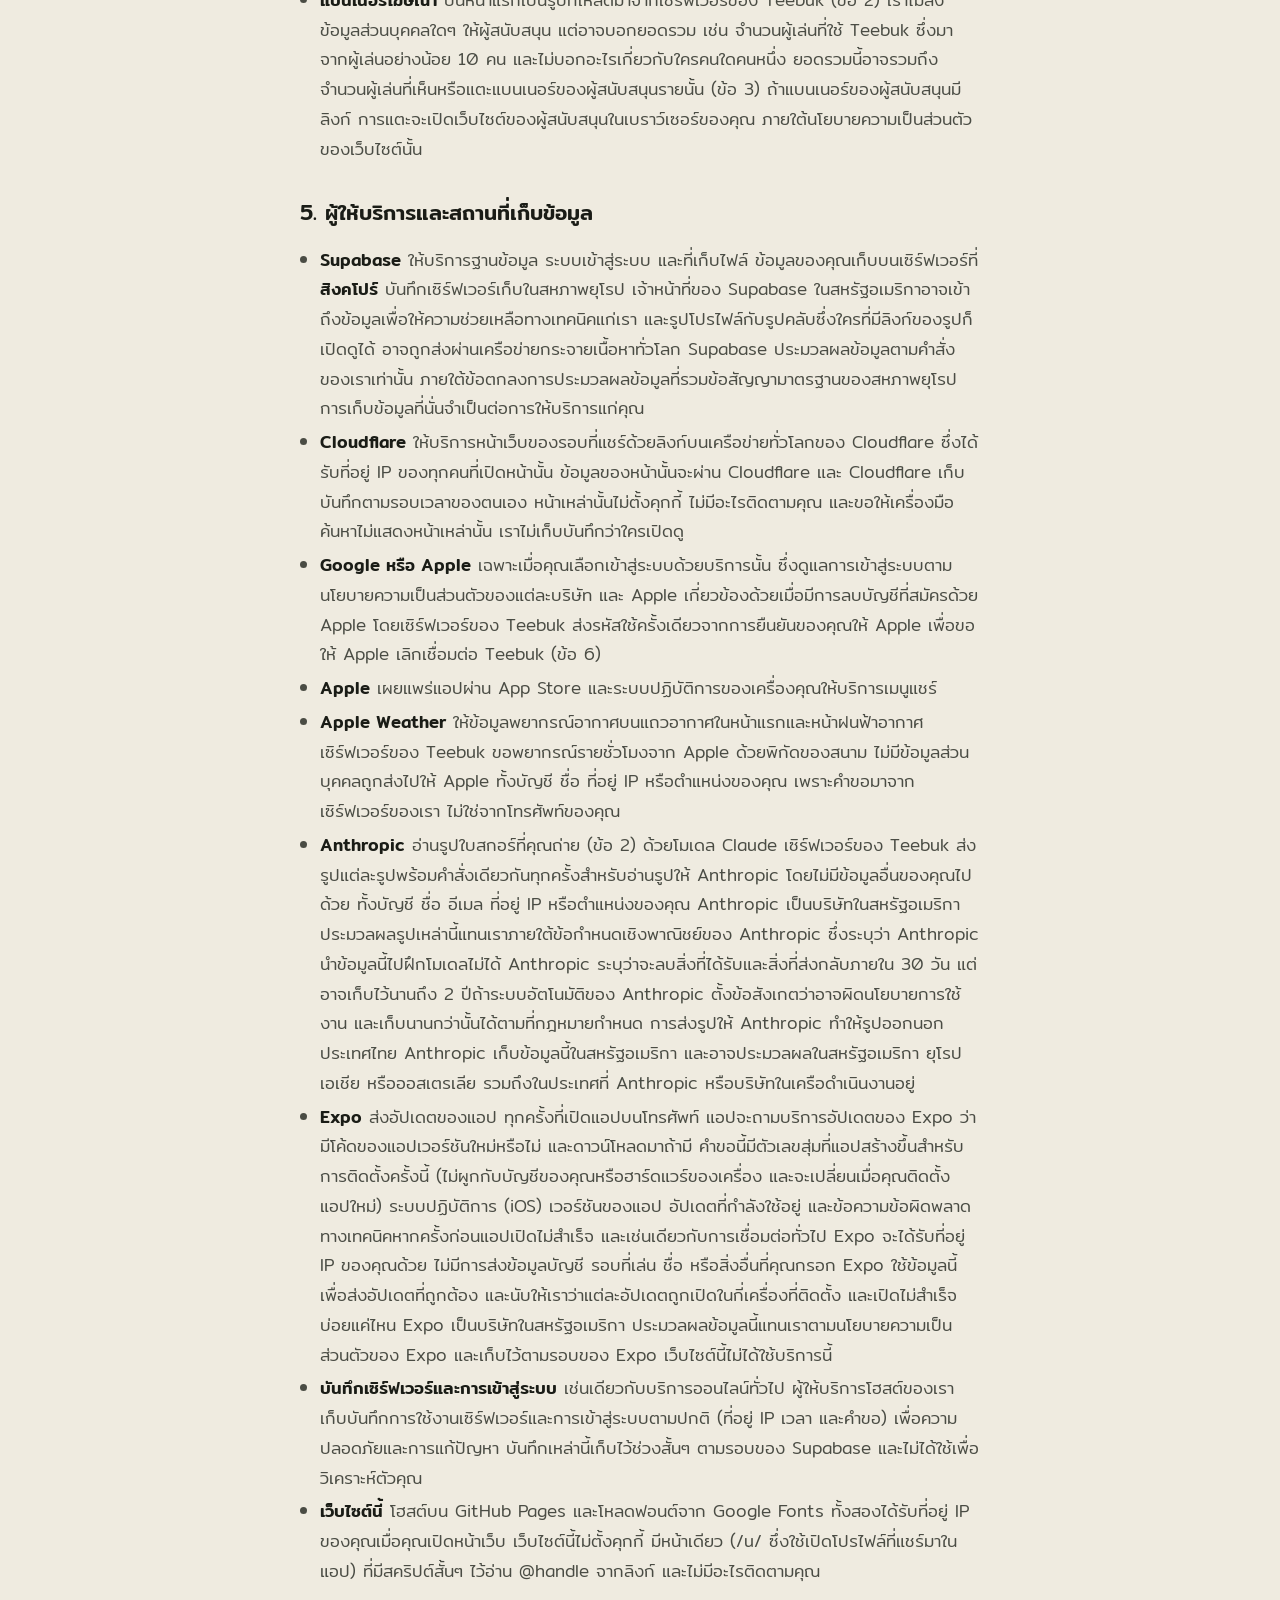
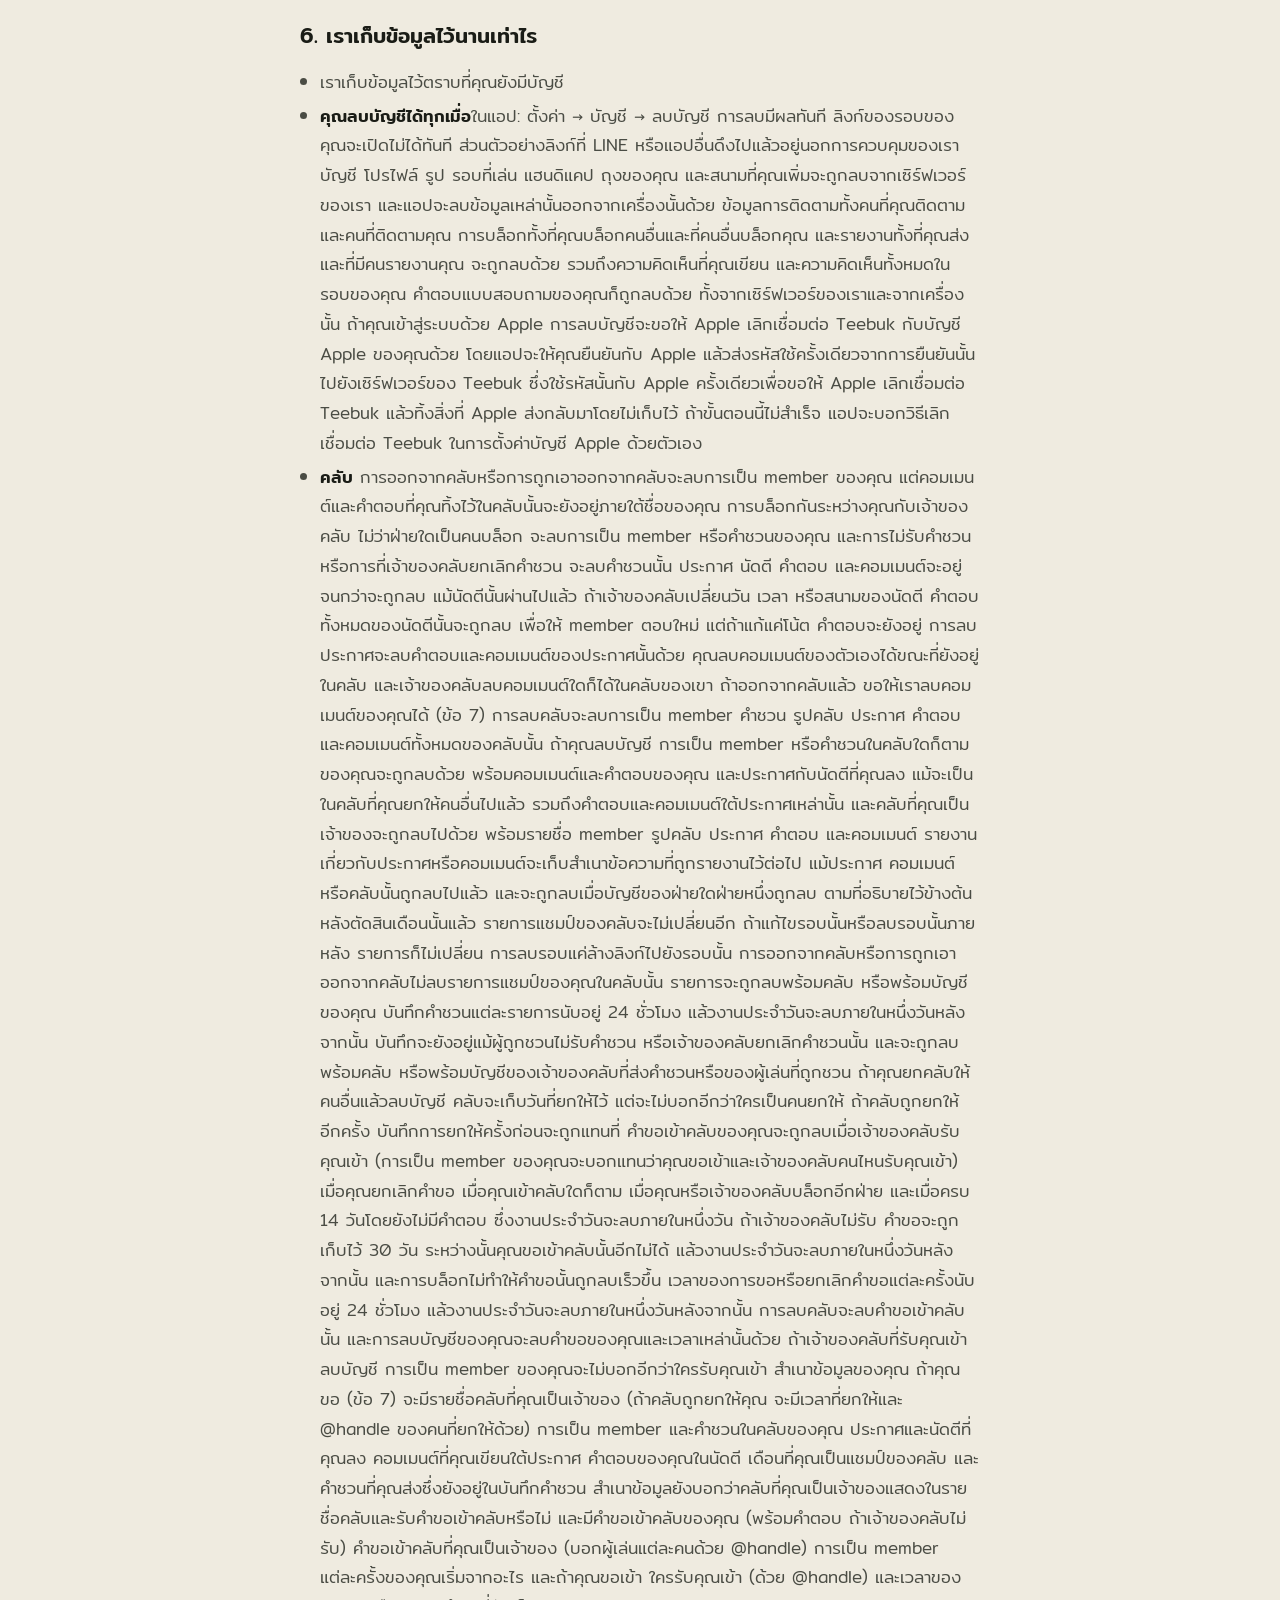
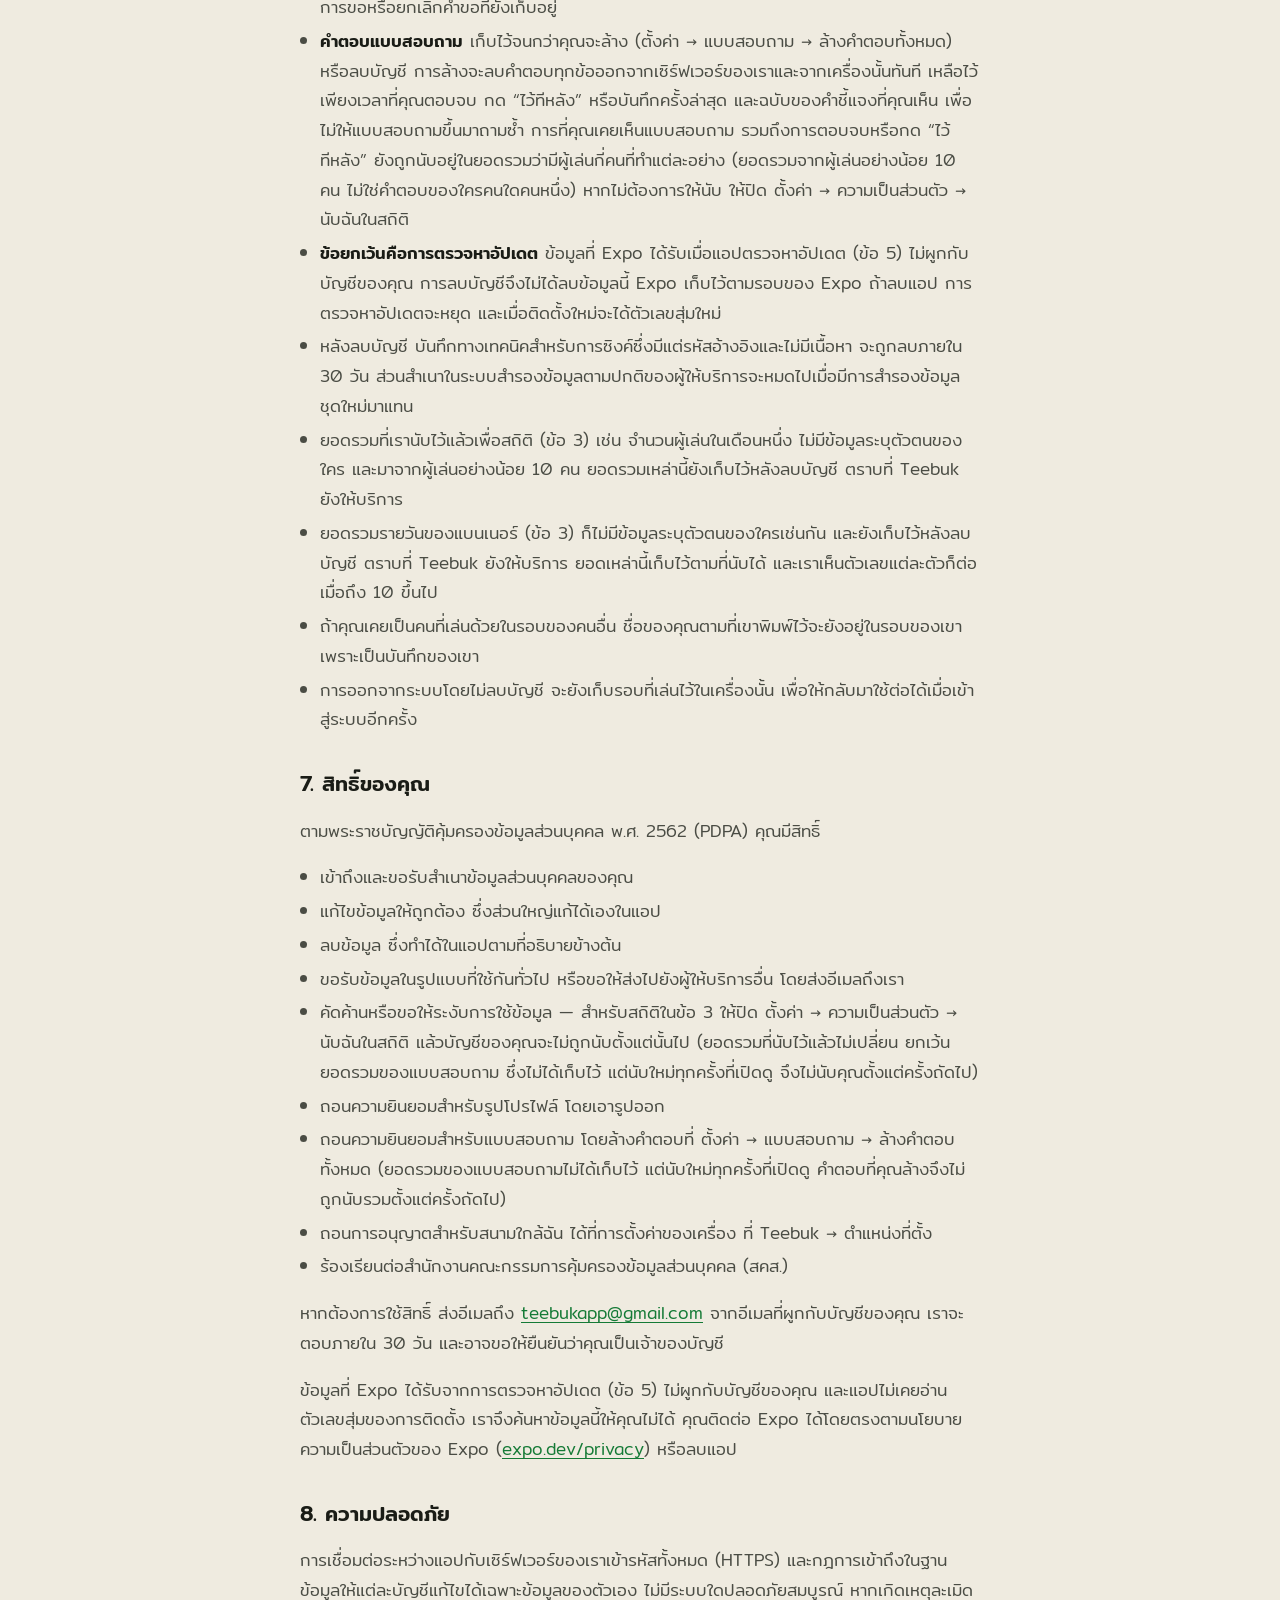
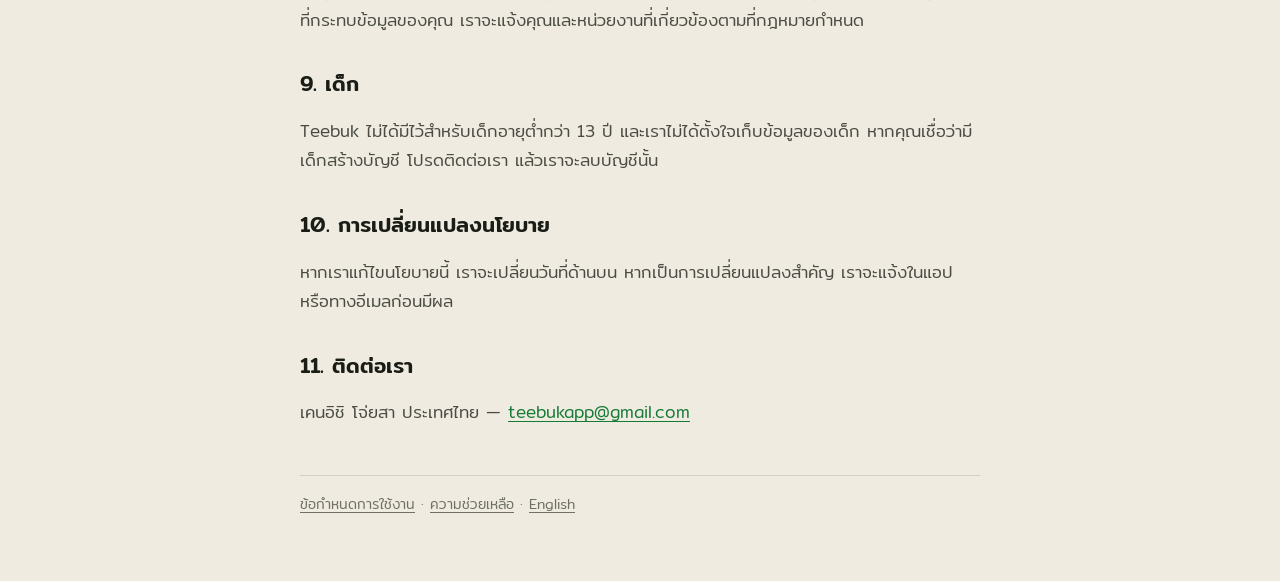
<file: th/privacy/index.html>
<!doctype html>
<html lang="th">
<head>
<meta charset="utf-8">
<meta name="viewport" content="width=device-width, initial-scale=1">
<title>นโยบายความเป็นส่วนตัว — Teebuk</title>
<meta name="description" content="Teebuk เก็บ ใช้ และดูแลข้อมูลส่วนบุคคลของคุณอย่างไร">
<link rel="icon" href="../../assets/favicon.png">
<link rel="apple-touch-icon" href="../../assets/apple-touch-icon.png">
<link rel="preconnect" href="https://fonts.googleapis.com">
<link rel="preconnect" href="https://fonts.gstatic.com" crossorigin>
<link href="https://fonts.googleapis.com/css2?family=Mitr:wght@300;400;500&family=Rubik:wght@400;500;600&display=swap" rel="stylesheet">
<link rel="stylesheet" href="../../style.css">
</head>
<body>
<div class="wrap">
<header class="top">
  <a class="brand" href="../../"><img src="../../assets/teebuk-mark.png" alt="">Teebuk</a>
  <span class="lang"><a href="../../privacy/" lang="en" hreflang="en">English</a></span>
</header>

<h1>นโยบายความเป็นส่วนตัว</h1>
<p class="effective">มีผลตั้งแต่ 25 พฤศจิกายน 2569</p>

<p>นโยบายนี้อธิบายว่าแอป Teebuk เก็บข้อมูลส่วนบุคคลอะไร เพื่ออะไร ใครเห็นได้บ้าง เก็บไว้นานเท่าไร และคุณมีสิทธิ์อะไรบ้าง ใช้กับแอป Teebuk บน iPhone เว็บไซต์นี้ และหน้าเว็บของรอบที่แชร์ด้วยลิงก์</p>

<h2>1. เราคือใคร</h2>
<p>Teebuk เป็นแอปจดสกอร์และคำนวณแฮนดิแคปกอล์ฟ ให้บริการโดย <strong>เคนอิชิ โจ่ยสา</strong> บุคคลธรรมดาในประเทศไทย (“เรา”) ซึ่งเป็นผู้ควบคุมข้อมูลส่วนบุคคลตามที่อธิบายในนโยบายนี้ ติดต่อเราได้ที่ <a href="mailto:teebukapp@gmail.com">teebukapp@gmail.com</a></p>

<h2>2. ข้อมูลที่เราเก็บ</h2>
<ul>
  <li><strong>บัญชี</strong> อีเมลของคุณ และวิธีที่คุณเข้าสู่ระบบ (ลิงก์ทางอีเมล, Google หรือ Apple) ถ้าคุณเข้าสู่ระบบด้วย Apple และเลือกแชร์ชื่อ เราจะได้รับชื่อของคุณในการเข้าสู่ระบบครั้งแรก ถ้าคุณใช้ “ซ่อนอีเมลของฉัน” ของ Apple เราจะได้รับอีเมลตัวกลางที่ Apple สร้างให้แทนอีเมลจริง</li>
  <li><strong>โปรไฟล์</strong> ชื่อที่แสดง @handle คำแนะนำตัวสั้นๆ (ไม่เกิน 30 ตัวอักษร) และรูปโปรไฟล์ถ้าคุณเลือกใส่ รวมถึงค่าแฮนดิแคปและระดับ (tier) ที่เราคำนวณจากรอบที่คุณเล่น</li>
  <li><strong>รอบที่เล่น</strong> สนามและที ค่า rating และ slope สกอร์ที่คุณกรอกในแต่ละหลุม วันที่ เวลา และเขตเวลาของรอบ การตั้งค่า Side&nbsp;game และชื่อ (รวมถึงสกอร์และค่าแฮนดิแคปสนาม ถ้าคุณกรอก) ของคนที่เล่นด้วย รวมถึงสนามที่คุณเพิ่มเอง สำหรับการ์ดของคุณเอง จำนวนพัตต์และผลทีออฟ (ซ้าย แฟร์เวย์ ขวา) ที่คุณเลือกบันทึก เป้าสกอร์ที่ตั้งไว้ในแต่ละรอบเก็บไว้กับบัญชีของคุณ และเห็นได้เฉพาะคุณ</li>
  <li><strong>การติดตาม</strong> คนที่คุณติดตามและคนที่ติดตามคุณ การตั้งค่าอนุมัติผู้ติดตาม การตั้งค่าแสดงบนลีดเดอร์บอร์ดของเพื่อน บัญชีที่คุณบล็อก และรายงานที่คุณส่ง</li>
  <li><strong>ความคิดเห็น</strong> ข้อความที่คุณเขียนใต้รอบ (ไม่เกิน 280 ตัวอักษร) และเวลาที่เขียน</li>
  <li><strong>คลับ</strong> ถ้าคุณตั้งคลับ จะเก็บชื่อคลับ ชื่อย่อ (2 ถึง 5 ตัวอักษร) คำโปรย (ถ้าใส่) และรูปคลับ (ถ้าใส่) กับข้อมูลว่าคุณเป็นเจ้าของคลับ ถ้าคุณอยู่ในคลับหรือได้รับคำชวน จะเก็บว่าคลับไหน คุณเป็น member หรือยังเป็นแค่คนที่ได้รับคำชวน และเวลาที่คุณได้รับคำชวนกับเวลาที่เข้าร่วม ถ้าคุณลงประกาศในคลับที่คุณเป็นเจ้าของ จะเก็บประกาศหรือนัดตีที่คุณลงแต่ละอัน (ข้อความของประกาศ ไม่เกิน 500 ตัวอักษร ส่วนนัดตีจะเก็บวันและเวลา สนาม (เลือกจากรายการในแอปหรือพิมพ์เอง โดยชื่อสนามไม่เกิน 100 ตัวอักษร) และโน้ตเพิ่มเติม (ถ้าใส่) ไม่เกิน 500 ตัวอักษร) พร้อมเวลาที่ลงและเวลาที่แก้ไข (และสำหรับนัดตี เวลาที่เปลี่ยนวัน เวลา หรือสนามล่าสุด) และว่าปักหมุดไว้หรือไม่ ถ้าคุณเป็น member จะเก็บคำตอบของคุณในนัดตีว่า “ไป” หรือ “ไม่ไป” กับเวลาที่ตอบ และคอมเมนต์ที่คุณเขียนใต้ประกาศ (ไม่เกิน 200 ตัวอักษร) กับเวลาที่เขียน รวมถึงรายงานที่คุณส่งเกี่ยวกับคลับ ประกาศ หรือคอมเมนต์ ได้แก่ เหตุผลของคุณ โน้ต (ถ้าใส่) และถ้าเป็นประกาศหรือคอมเมนต์ จะเก็บสำเนาข้อความที่คุณรายงานด้วย (ข้อความของประกาศ หรือถ้าเป็นนัดตีก็คือสนามกับโน้ตของนัดตี ไม่เกิน 500 ตัวอักษร) ถ้าคุณเป็นแชมป์ประจำเดือนของคลับ คือ member ที่ทำสกอร์ 18 หลุมได้ต่ำที่สุดในหนึ่งเดือนปฏิทิน (เวลาประเทศไทย) จะเก็บคลับ เดือน ตัวคุณ สกอร์นั้น ชื่อสนามที่เล่น ลิงก์ไปยังรอบนั้น และเวลาที่ตัดสินเดือนนั้น (ถ้าสกอร์เท่ากัน member ทุกคนที่เท่ากันจะมีรายการของตัวเอง) ถ้าคลับถูกยกให้เจ้าของคนใหม่ จะเก็บเวลาที่ยกให้และผู้เล่นที่เป็นคนยกให้ และทุกครั้งที่เจ้าของคลับส่งคำชวน จะเก็บบันทึกหนึ่งรายการ ได้แก่ คลับ เจ้าของคลับ ผู้เล่นที่ถูกชวน และเวลา เก็บไว้เพื่อจำกัดไม่ให้คลับส่งคำชวนเกิน 50 ครั้งใน 24 ชั่วโมงเท่านั้น ถ้าคุณขอเข้าคลับ จะเก็บว่าขอเข้าคลับไหน เวลาที่ขอ และถ้าเจ้าของคลับไม่รับ จะเก็บว่าไม่รับและเวลาที่ไม่รับ รวมถึงเวลาของการขอหรือยกเลิกคำขอแต่ละครั้ง เก็บไว้เพื่อจำกัดไม่ให้เกิน 10 ครั้งใน 24 ชั่วโมงเท่านั้น สำหรับการเป็น member จะเก็บว่าเริ่มจากอะไร (คุณตั้งคลับเอง รับคำชวน หรือขอเข้าคลับ) และถ้าคุณขอเข้า จะเก็บว่าเจ้าของคลับคนไหนรับคุณเข้า ถ้าคุณเป็นเจ้าของคลับ จะเก็บว่าคลับแสดงในรายชื่อคลับหรือไม่ และรับคำขอเข้าคลับหรือไม่</li>
  <li><strong>ถุงของฉัน</strong> ไม้ที่คุณเลือกไว้ในถุง ระยะแคร์รี่ที่คุณจดของแต่ละไม้ และเวลาที่บันทึกล่าสุด</li>
  <li><strong>แบบสอบถามหลังสมัคร (ถ้าคุณตอบ)</strong> คำตอบไม่เกิน 13 ข้อ ได้แก่ อยากให้ Teebuk ช่วยเรื่องไหนมากที่สุด ตีกอล์ฟมากี่ปี สกอร์ 18 หลุมโดยประมาณ ออกรอบบ่อยแค่ไหน เป้าหมายปีนี้ อะไรทำให้เสียสโตรกบ่อยที่สุด ไม้คู่ใจ เกมที่เล่นในก๊วน สนามประจำ เพศ ช่วงอายุ จังหวัดที่อยู่ และรู้จัก Teebuk จากไหน ทุกข้อไม่บังคับ และเป็นตัวเลือกทั้งหมด ไม่มีช่องพิมพ์อิสระ ไม่ถามวันเกิด และจังหวัดเป็นสิ่งที่คุณเลือกเอง ไม่ได้อ่านจากเครื่องของคุณ เรายังเก็บเวลาที่คุณตอบจบ กด “ไว้ทีหลัง” หรือบันทึกครั้งล่าสุด และฉบับของคำชี้แจงที่คุณเห็นตอนตอบ</li>
  <li><strong>รูปที่คุณเลือก</strong> เราเห็นเฉพาะรูปที่คุณเลือกจากคลังรูปภาพหรือถ่ายด้วยกล้อง รูปโปรไฟล์หรือรูปคลับที่คุณเป็นเจ้าของจะถูกอัปโหลดไปเก็บที่ระบบของเรา รูปการ์ดสนามที่คุณเลือกแนบกับการ์ดที่กรอก จะถูกอัปโหลดไปเก็บแบบปิดที่เฉพาะทีม Teebuk เปิดดูได้ เพื่อใช้ตรวจการ์ด สำหรับรูปใบสกอร์ของแคดดี้ที่คุณถ่าย ดูหัวข้อ ถ่ายใบสกอร์ ด้านล่าง ส่วนรูปที่ใส่บนการ์ดแชร์จะอยู่ในเครื่องของคุณเท่านั้น ไม่ถูกอัปโหลด</li>
  <li><strong>ถ่ายใบสกอร์</strong> ถ้าคุณบันทึกรอบที่เล่นไปแล้วด้วยการถ่ายใบสกอร์ที่แคดดี้จด แอปจะส่งรูปใบสกอร์แต่ละใบที่คุณเลือก ซึ่งย่อให้ด้านยาวไม่เกิน 1,600 พิกเซล มาที่เซิร์ฟเวอร์ของ Teebuk แล้วเซิร์ฟเวอร์ส่งรูปนั้นต่อให้ Anthropic อ่านด้วยโมเดล Claude (ข้อ 5) โดยไม่มีข้อมูลอื่นของคุณไปด้วย ทั้งบัญชี ชื่อ อีเมล หรือตำแหน่งของคุณ สิ่งที่ Claude อ่านได้จากใบสกอร์ (สกอร์ พาร์ ความยาก และระยะหลาที่พิมพ์ไว้ ชื่อที่เขียนบนใบ และชื่อสนาม) ส่งกลับมาที่เครื่องของคุณผ่านเซิร์ฟเวอร์ของเรา ซึ่งไม่เก็บไว้ เครื่องของคุณเก็บไว้จนกว่าคุณจะบันทึกรอบ (รอบที่บันทึกเก็บสกอร์ที่คุณยืนยันแล้ว) หรือกดเริ่มใหม่ รูปใบสกอร์จะถูกเก็บไว้กับรอบนั้นในที่เก็บแบบปิดของเรา ยกเว้นรูปที่ Claude บอกว่าไม่ใช่ใบสกอร์ ในแอป ทุกคนที่เห็นรอบนั้นได้จะเห็นรูปใบสกอร์ของรอบนั้นด้วย (ข้อ 4) แต่รูปจะไม่แสดงบนหน้าเว็บของรอบ คุณลบรูปออกจากรอบได้ทุกเมื่อ (ป้าย “บันทึกย้อนหลัง” ของรอบยังอยู่) และรูปจะถูกลบไปพร้อมรอบหรือบัญชีของคุณ สำหรับการถ่ายแต่ละครั้ง เรายังเก็บบันทึกว่าถ่ายเมื่อไรและแต่ละใบถูกอ่านกี่ครั้ง ไว้จนกว่าคุณจะลบบัญชี เพื่อนับว่าบัญชีของคุณใช้ถ่ายใบสกอร์ไปแล้วกี่รอบ</li>
  <li><strong>ในเครื่องของคุณ</strong> แอปเก็บรอบที่เล่น ถุงของคุณ สำเนาโปรไฟล์และรูป คำตอบแบบสอบถาม การตั้งค่า และสถานะการเข้าสู่ระบบไว้ในเครื่อง เพื่อให้ใช้งานได้แม้ไม่มีอินเทอร์เน็ต</li>
  <li><strong>สนามใกล้ฉัน (ถ้าคุณอนุญาต)</strong> เมื่อคุณแตะ แสดงสนามใกล้ฉัน ตอนเริ่มรอบ เครื่องจะถามว่าให้ Teebuk ใช้ตำแหน่งที่ตั้งได้หรือไม่ ถ้าคุณอนุญาต ทุกครั้งที่แตะ แอปจะอ่านตำแหน่งในเครื่องของคุณเท่านั้น แล้วแสดงสนามที่ใกล้คุณที่สุดพร้อมระยะทาง โดยเทียบกับตำแหน่งสนามจาก OpenStreetMap ที่อยู่ในแอปอยู่แล้ว ตำแหน่งของคุณไม่ถูกส่งมาถึงเราหรือใคร และไม่ถูกเก็บไว้ เมื่อออกจากหน้าเริ่มรอบก็หายไป (บนเว็บไซต์นี้ หายไปเมื่อออกจากหน้าเริ่มรอบหรือโหลดหน้าใหม่) รอบที่เล่นบันทึกเฉพาะสนามที่คุณแตะเลือกเหมือนเดิม คุณปฏิเสธได้ หรือปิดได้ทุกเมื่อในการตั้งค่าของเครื่อง ที่ Teebuk → ตำแหน่งที่ตั้ง</li>
  <li><strong>เช็คฝนฟ้าอากาศ</strong> แถวอากาศบนหน้าแรกส่งเฉพาะชื่อสนามที่กำลังเช็คมาที่เซิร์ฟเวอร์ของ Teebuk แล้วเซิร์ฟเวอร์ขอพยากรณ์จาก Apple Weather ด้วยพิกัดของสนามนั้น ไม่ใช่ตำแหน่งของคุณ ตำแหน่งของเครื่องคุณไม่ถูกส่งไปไหน และเราไม่เก็บว่าใครเช็คสนามไหน</li>
  <li><strong>แบนเนอร์บนหน้าแรก</strong> แบนเนอร์บนหน้าแรกเป็นรูปที่เครื่องของคุณโหลดมาจากเซิร์ฟเวอร์ของ Teebuk เครื่องของคุณเก็บรูปพร้อมรายการแบนเนอร์ไว้ เพื่อให้แสดงได้แม้ไม่มีอินเทอร์เน็ต ถ้าบัญชีของคุณถูกนับในสถิติของ Teebuk (ข้อ 3) เครื่องของคุณจะส่งข้อมูลของแต่ละแบนเนอร์ในแต่ละวัน (เวลาประเทศไทย) มาที่เซิร์ฟเวอร์ของ Teebuk ด้วย ได้แก่ คุณเห็นแบนเนอร์นั้นหรือไม่ (แบนเนอร์อยู่บนจอครบทั้งรูปอย่างน้อย 1 วินาที) และคุณแตะกี่ครั้ง ฐานข้อมูลของเราบวกตัวเลขเหล่านี้เข้ากับยอดรวมของแบนเนอร์นั้นในวันนั้น โดยไม่เก็บว่าใครเป็นคนส่ง เครื่องของคุณเก็บตัวเลขเหล่านี้ไว้จนกว่าจะส่งได้ (ไม่เกิน 7 วัน) และจำไว้ 7 วันว่านับแบนเนอร์ไหนให้คุณไปแล้ว เพื่อให้คุณถูกนับไม่เกินวันละครั้งในแต่ละแบนเนอร์ การลบบัญชีจะลบข้อมูลทั้งสองอย่างนี้ออกจากเครื่องนั้น คุณรายงานแบนเนอร์ได้จากปุ่ม ⋯ ข้างคำว่า “โฆษณา” Teebuk จะบวกหนึ่งเข้ากับจำนวนรายงานของแบนเนอร์นั้นในวันนั้น ตามเหตุผลที่คุณเลือก โดยจำนวนรายงานนี้ไม่ผูกกับบัญชีของคุณ</li>
  <li><strong>การอัปเดตแอป</strong> ทุกครั้งที่เปิดแอป บริการอัปเดตของ Expo จะได้รับตัวเลขสุ่มของการติดตั้งนี้ เวอร์ชันของแอป ข้อความข้อผิดพลาดหากครั้งก่อนแอปเปิดไม่สำเร็จ และที่อยู่ IP ของคุณ (ข้อ 5) ข้อมูลนี้ไม่ผูกกับบัญชีของคุณ</li>
</ul>
<div class="card">
  <p><strong>สิ่งที่เราไม่เก็บ</strong> ตำแหน่งที่ตั้งของเครื่องคุณ (สนามใกล้ฉันใช้ตำแหน่งในเครื่องเท่านั้น และไม่ส่งมาถึงเรา ดูข้อ 2) รายชื่อผู้ติดต่อหรือสมุดที่อยู่ในเครื่องของคุณ ไมโครโฟน ข้อมูลสุขภาพ รหัสโฆษณา ประวัติการท่องเว็บ หรือข้อมูลการชำระเงิน Teebuk ไม่มีเครื่องมือวิเคราะห์หรือโฆษณาจากบริษัทอื่น ไม่ติดตามคุณข้ามแอปหรือเว็บไซต์อื่น และไม่ขายข้อมูลของคุณ เครื่องมือจากภายนอกตัวเดียวในแอปที่รู้เรื่องการเปิดแอปและการเปิดไม่สำเร็จ คือบริการอัปเดตของ Expo (ข้อ 5) ซึ่งได้รับตัวเลขสุ่มของการติดตั้ง ข้อความข้อผิดพลาดหลังเปิดแอปไม่สำเร็จ และที่อยู่ IP ของคุณ และนับจำนวนครั้งที่เปิดและเปิดไม่สำเร็จของแต่ละอัปเดต</p>
</div>

<h2>3. เราใช้ข้อมูลเพื่ออะไร</h2>
<ul>
  <li><strong>เพื่อให้บริการ Teebuk</strong> ได้แก่ บัญชีของคุณ การบันทึกและซิงค์รอบที่เล่น การคำนวณแฮนดิแคป การแสดงโปรไฟล์ และการดูแลคลับที่คุณตั้งหรือเข้าร่วม ซึ่งจำเป็นต่อการให้บริการตามที่คุณขอ</li>
  <li><strong>รูปโปรไฟล์</strong> เก็บเพราะคุณเลือกใส่เองเท่านั้น และเอาออกได้ทุกเมื่อ</li>
  <li><strong>รูปการ์ดสนาม</strong> เก็บเฉพาะเมื่อคุณแนบกับการ์ดที่กรอกเอง เพื่อใช้ตรวจการ์ดนั้น เฉพาะทีม Teebuk เห็น และถูกลบไปพร้อมรอบหรือบัญชีของคุณ สำหรับใบสกอร์ของแคดดี้ที่คุณถ่าย ดูข้อ 2</li>
  <li><strong>เพื่อตอบกลับเมื่อคุณติดต่อเรา</strong> <strong>เพื่อให้บริการทำงานได้อย่างปลอดภัย</strong> และ<strong>เพื่อให้ผู้เล่นคนอื่นใช้งานได้อย่างปลอดภัย</strong> เช่น การตรวจสอบรายงาน การซ่อนเนื้อหา หรือการระงับบัญชีที่ฝ่าฝืนข้อกำหนด ซึ่งเป็นประโยชน์โดยชอบด้วยกฎหมายของเรา</li>
  <li><strong>เพื่อเข้าใจว่า Teebuk ถูกใช้อย่างไรและควรพัฒนาอะไรต่อ</strong> เรานับยอดรวมบนเซิร์ฟเวอร์ของเราเองจากข้อมูลในข้อ 2 ได้แก่ วันที่สร้างบัญชี และยืนยันการเข้าสู่ระบบแล้วหรือยัง รอบที่คุณเล่นและการตั้งค่าของรอบ (สนาม ที จำนวนหลุม วันที่ การ์ดครบหรือไม่ ส่วนตัว ผู้ติดตาม หรือลิงก์) จำนวนผู้เล่นในการ์ด (ไม่ใช่ชื่อ) Side&nbsp;game การมีค่าแฮนดิแคป ใครติดตามใคร รอบไหนมีความคิดเห็นและใครเป็นผู้เขียน (ไม่อ่านข้อความ) การบล็อกระหว่างเจ้าของรอบกับผู้เขียนความคิดเห็น (ใช้เพื่อไม่นับความคิดเห็นนั้นเท่านั้น) และสนามกับการ์ดที่ใช้เล่น เช่น เดือนนี้มีผู้เล่นตีจบกี่คน ผู้เล่นใหม่กี่คนที่ตีรอบที่สองภายใน 30 วัน Side&nbsp;game ถูกใช้บ่อยแค่ไหน หรือมีสองบัญชีตีสนามเดียวกันในเวลาใกล้กันหรือไม่ บัญชีที่ถูกระงับหรือความคิดเห็นที่ถูกซ่อนเพราะผิดข้อกำหนด และบัญชีทดสอบของเราเอง จะไม่ถูกนับ เราดูเฉพาะยอดรวมที่มาจากผู้เล่นอย่างน้อย 10 คน ไม่เผยแพร่หรือส่งต่อตัวเลขของใครคนใดคนหนึ่ง และนับเฉพาะข้อมูลที่ระบุไว้ข้างต้น ซึ่งเรามีอยู่แล้วเพื่อให้บริการแอป (ส่วนคำตอบแบบสอบถาม ซึ่งคุณเลือกเองว่าจะตอบหรือไม่ อธิบายไว้ในข้อถัดไป) นี่เป็นประโยชน์โดยชอบด้วยกฎหมายของเรา คุณเลือกไม่ให้นับได้ทุกเมื่อที่ ตั้งค่า → ความเป็นส่วนตัว → นับฉันในสถิติ หรือส่งอีเมลถึงเรา (ข้อ 7) โดยมีผลตั้งแต่นั้นไป</li>
  <li><strong>เพื่อนับว่ามีผู้เล่นเห็นและแตะแบนเนอร์บนหน้าแรกกี่คน</strong> เพื่อดูว่าแต่ละแบนเนอร์ได้ผลแค่ไหน และเพื่อบอกผู้สนับสนุนได้ว่ามีผู้เล่นเห็นหรือแตะแบนเนอร์ของเขากี่คน จากข้อมูลที่เครื่องของคุณส่งมา (ข้อ 2) เรานับว่าในแต่ละวัน แต่ละแบนเนอร์มีผู้เล่นเห็นกี่คน ถูกแตะกี่ครั้ง และมีผู้เล่นแตะกี่คน ยอดรวมไม่มีชื่อของใคร บัญชีของทีมงานและบัญชีทดสอบของ Teebuk บัญชีที่ถูกระงับเพราะผิดข้อกำหนด และบัญชีที่ยังไม่ได้ยืนยันการเข้าสู่ระบบ จะไม่ถูกนับ เราเห็นตัวเลขแต่ละตัวก็ต่อเมื่อถึง 10 ขึ้นไป นี่เป็นประโยชน์โดยชอบด้วยกฎหมายของเรา ถ้าคุณปิด ตั้งค่า → ความเป็นส่วนตัว → นับฉันในสถิติ คุณก็จะไม่ถูกนับในยอดเหล่านี้ด้วย ตั้งแต่นั้นไป</li>
  <li><strong>แบบสอบถาม</strong> เฉพาะเมื่อคุณตอบ คำตอบของคุณใช้ทำสองอย่าง อย่างแรก คำตอบสามข้อใช้ตั้งค่าแอปให้คุณ ได้แก่ สนามประจำขึ้นก่อนตอนเริ่มรอบ แท่นทีของเพศที่คุณเลือกขึ้นก่อน และสกอร์เป้าหมายเริ่มต้นใกล้กับสกอร์ที่คุณตีปกติ เมื่อไม่มีข้อมูลอื่นให้ใช้ อย่างที่สอง เรานับคำตอบเป็นยอดรวมที่มาจากผู้เล่นอย่างน้อย 10 คน ไม่ใช่คำตอบของใครคนใดคนหนึ่ง เพื่อเข้าใจว่าใครใช้ Teebuk และควรพัฒนาอะไรต่อ คำตอบว่าคุณรู้จัก Teebuk จากไหนยังถูกนับคู่กับว่าคุณตีรอบที่สองภายใน 30 วันหลังรอบแรกหรือไม่ เป็นยอดรวมจากผู้เล่นอย่างน้อย 10 คนเช่นกัน เพื่อดูว่าช่องทางไหนพาผู้เล่นมาแล้วตีต่อ ไม่มีหน้าจอใดในแอปแสดงคำตอบของคุณให้คนอื่นเห็น และสกอร์ที่คุณตอบไม่มีผลกับแฮนดิแคปหรือลีดเดอร์บอร์ดใดๆ ถ้าคุณปิด ตั้งค่า → ความเป็นส่วนตัว → นับฉันในสถิติ คำตอบของคุณก็จะไม่ถูกนับในยอดรวมเหล่านี้ด้วย ฐานทางกฎหมายคือความยินยอมของคุณ ซึ่งถอนได้ทุกเมื่อที่ ตั้งค่า → แบบสอบถาม → ล้างคำตอบทั้งหมด แล้วแอปจะกลับไปตั้งค่าตามปกติ และคุณแก้คำตอบทีละข้อได้ในหน้าเดียวกัน</li>
</ul>
<p>นอกจากการนับยอดรวมว่ามีผู้เล่นเห็นและแตะแบนเนอร์บนหน้าแรกกี่คน (ข้างต้น) เราไม่ใช้ข้อมูลของคุณเพื่อโฆษณา และไม่นำไปประเมินหรือคาดการณ์พฤติกรรมของคุณเป็นรายบุคคล</p>

<h2>4. ใครเห็นข้อมูลของคุณได้บ้าง</h2>
<ul>
  <li><strong>โปรไฟล์ของคุณ</strong> ได้แก่ ชื่อที่แสดง @handle คำแนะนำตัว รูปโปรไฟล์ และค่าแฮนดิแคปกับระดับ ผู้ใช้ Teebuk คนอื่นที่เข้าสู่ระบบแล้วดูได้ ผู้ใช้ที่เข้าสู่ระบบยังเห็นได้ด้วยว่าคุณติดตามใครและใครติดตามคุณ รูปโปรไฟล์ของคุณเก็บไว้ที่ที่อยู่เว็บที่เดาไม่ได้ แต่ใครที่มีที่อยู่นั้นก็เปิดดูรูปได้ ชื่อแรกและ @handle ของคุณยังแสดงบนหน้าเว็บของรอบที่คุณแชร์ด้วยลิงก์ ให้ทุกคนที่เปิดลิงก์นั้นเห็น</li>
  <li><strong>รอบที่เล่น</strong> คุณเลือกได้ในแต่ละรอบว่าเป็น “ส่วนตัว” “ผู้ติดตาม” หรือ “ลิงก์” (ตั้งค่าเริ่มต้นได้ที่ ตั้งค่า → ความเป็นส่วนตัว) รอบที่ตั้งเป็นส่วนตัวเห็นได้เฉพาะคุณ และคนที่เล่นด้วยซึ่งเชื่อมกับบัญชี Teebuk ของเขาไว้ในรอบนั้น รอบที่ตั้งเป็นผู้ติดตาม ทุกคนที่ติดตามคุณเปิดดูได้ทั้งใบ ทุกหลุม รวมถึงชื่อและสกอร์ของคนที่เล่นด้วย คุณเปลี่ยนรอบระหว่าง “ส่วนตัว” “ผู้ติดตาม” และ “ลิงก์” ได้ทุกเมื่อจากหน้ารอบนั้นเอง รวมถึงหลังจากโพสต์รอบแล้ว ผู้ติดตามจะเห็นการเปลี่ยนแปลงเมื่อรอบนั้นซิงค์ครั้งถัดไป ถ้าคุณเปิด “อนุมัติผู้ติดตาม” ผู้ติดตามใหม่ต้องรอให้คุณตอบรับก่อน ส่วนคนที่ติดตามคุณอยู่แล้วจะยังติดตามต่อจนกว่าคุณจะลบเขาออก ในแอป ชื่อที่มีคำที่เราไม่อนุญาตจะแสดงให้คนอื่นเห็นเป็น “ผู้เล่น” และบนหน้าเว็บของรอบจะไม่แสดงชื่อนั้น</li>
  <li><strong>ลิงก์ของรอบ</strong> รอบที่ตั้งเป็น “ลิงก์” เห็นได้ในแอปเหมือนรอบที่ตั้งเป็นผู้ติดตามทุกอย่าง และนับในทุกที่ที่รอบผู้ติดตามนับ (ลีดเดอร์บอร์ด ลีดเดอร์บอร์ดของคลับ และความคิดเห็น) เมื่อคุณแชร์ลิงก์ของรอบ ใครก็ตามที่เปิดลิงก์นั้น ทั้งบนเว็บโดยไม่ต้องมีบัญชี ไม่ว่าลิงก์จะถูกส่งต่อไปที่ไหน และรวมถึงคนที่คุณบล็อกไว้ จะเห็นสนามและที วันที่ ทุกหลุมในการ์ดของคุณ ชื่อแรกและ @handle ของคุณ และถ้าคุณเลือกให้แสดง ก็จะเห็นชื่อแรกและสกอร์ของคนที่เล่นด้วย แต่จะไม่เห็นค่าแฮนดิแคป เป้าหมาย Side&nbsp;game หรือความคิดเห็น ชื่อแต่ละชื่อแสดงแค่คำแรก (ไม่เกิน 20 ตัวอักษร) ชื่อที่พิมพ์ติดกันเป็นคำเดียว เช่น <span lang="ja">山田太郎</span> จึงแสดงทั้งชื่อ เมื่อคุณหยุดแชร์ลิงก์ (ที่หน้ารอบ หรือ ตั้งค่า → ความเป็นส่วนตัว → หยุดแชร์ลิงก์ทั้งหมด) หรือเปลี่ยนรอบกลับเป็นผู้ติดตามหรือส่วนตัว ลิงก์นั้นและทุกลิงก์ที่ถูกส่งต่อจะเปิดไม่ได้ทันที ทุกคนไม่ว่าจะมีบัญชีหรือไม่ ขอให้เรานำรอบที่แชร์ออกจากเว็บได้ ผ่านลิงก์ขอให้นำออกที่ท้ายหน้านั้น หรือทางอีเมล (ข้อ 11) เราจะตรวจสอบภายใน 24 ชั่วโมง</li>
  <li><strong>ลีดเดอร์บอร์ด</strong> คนที่ติดตามคุณจะเห็นคุณบนลีดเดอร์บอร์ดของเขา ได้แก่ ค่าแฮนดิแคปกับระดับ สกอร์ 18 หลุมที่ดีที่สุดของเดือนนี้พร้อมชื่อสนาม ส่วนต่างของรอบ 18 หลุมในเดือนนี้ที่เล่นดีกว่าแฮนดิแคป ณ ก่อนเล่นรอบนั้นมากที่สุด พร้อมชื่อสนาม และจำนวนรอบที่เล่นในเดือนนี้ โดยนับเฉพาะรอบที่ตั้งเป็นผู้ติดตามหรือลิงก์ ส่วนรอบที่ตั้งเป็นส่วนตัวไม่นับเลย ถ้าไม่อยากอยู่บนลีดเดอร์บอร์ดของใครเลย ปิด “แสดงฉันบนลีดเดอร์บอร์ดของเพื่อน” ได้ที่ ตั้งค่า → ความเป็นส่วนตัว</li>
  <li><strong>ความคิดเห็น</strong> ความคิดเห็นที่คุณเขียนใต้รอบ ทุกคนที่เปิดรอบนั้นได้จะเห็น คือเจ้าของรอบ และถ้ารอบนั้นตั้งเป็นผู้ติดตามหรือลิงก์ ก็รวมถึงผู้ติดตามของเจ้าของรอบ และคนที่เล่นด้วยซึ่งเชื่อมกับบัญชี Teebuk ของเขาไว้ในรอบนั้นด้วย ความคิดเห็นในรอบที่ตั้งเป็นส่วนตัวเห็นได้เฉพาะเจ้าของรอบ ชื่อที่แสดง @handle และรูปโปรไฟล์ของคุณจะแสดงคู่กับความคิดเห็น คุณลบความคิดเห็นของตัวเองได้ และเจ้าของรอบลบความคิดเห็นใดก็ได้ในรอบของเขา ความคิดเห็นจากบัญชีที่คุณบล็อกหรือที่บล็อกคุณจะถูกซ่อนจากคุณ และความคิดเห็นของคุณก็จะถูกซ่อนจากเขาเช่นกัน เมื่อคุณบล็อกใคร ความคิดเห็นของเขาในรอบของคุณ และความคิดเห็นของคุณในรอบของเขา จะถูกซ่อนจากทุกคนจนกว่าคุณจะเลิกบล็อก คุณรายงานความคิดเห็นใดก็ได้จาก ⋯ ข้างความคิดเห็นนั้น รายงานจะเก็บสำเนาข้อความไว้เพื่อตรวจสอบ แม้ความคิดเห็นนั้นจะถูกลบไปภายหลัง ในหน้าการแจ้งเตือนของแอป เจ้าของรอบจะได้รับแจ้งเมื่อมีคนแสดงความคิดเห็นในรอบของเขา และคนที่แสดงความคิดเห็นไว้ก่อนจะได้รับแจ้งเมื่อเจ้าของรอบแสดงความคิดเห็นตามมา</li>
  <li><strong>คลับ</strong> member ในคลับเดียวกันเห็นกันบนลีดเดอร์บอร์ดของคลับ ไม่ว่าจะติดตามกันอยู่หรือไม่ ได้แก่ ค่าแฮนดิแคปกับระดับ สกอร์ 18 หลุมที่ดีที่สุดของเดือนนี้พร้อมชื่อสนาม ส่วนต่างของรอบ 18 หลุมในเดือนนี้ที่เล่นดีกว่าแฮนดิแคป ณ ก่อนเล่นรอบนั้นมากที่สุด พร้อมชื่อสนาม และจำนวนรอบที่เล่นในเดือนนี้ เป็นตัวเลขชุดเดียวกับลีดเดอร์บอร์ดของเพื่อน โดยนับเฉพาะรอบที่ตั้งเป็นผู้ติดตามหรือลิงก์ ส่วนรอบที่ตั้งเป็นส่วนตัวไม่นับเลย ถ้าคุณปิด “แสดงฉันบนลีดเดอร์บอร์ดของเพื่อน” ที่ ตั้งค่า → ความเป็นส่วนตัว คุณจะไม่อยู่บนลีดเดอร์บอร์ดของคลับด้วย member เห็นรายชื่อ member ในคลับ และเจ้าของคลับเห็นด้วยว่าใครได้รับคำชวนอยู่ เฉพาะ member ของคลับเท่านั้นที่เห็นประกาศและนัดตีของคลับ เห็นว่าใครตอบ “ไป” หรือ “ไม่ไป” ในนัดตีและใครยังไม่ตอบ และเห็นคอมเมนต์ใต้ประกาศ ชื่อที่แสดง @handle และรูปโปรไฟล์ของคนที่ลงประกาศ ตอบ หรือเขียนคอมเมนต์จะแสดงคู่กับสิ่งนั้น คอมเมนต์หรือคำตอบจากผู้เล่นที่คุณบล็อกหรือที่บล็อกคุณจะถูกซ่อนจากคุณ และผู้เล่นคนนั้นจะไม่อยู่ในรายชื่อคนที่ไป ไม่ไป หรือยังไม่ตอบที่คุณเห็นด้วย คอมเมนต์หรือคำตอบจากผู้เล่นที่บล็อกเจ้าของคลับ หรือที่เจ้าของคลับบล็อก จะถูกซ่อนจากทุกคน ประกาศหรือคอมเมนต์ที่ทีม Teebuk ซ่อนไว้จะถูกซ่อนจากทุกคน และการซ่อนประกาศจะซ่อนคอมเมนต์และคำตอบของประกาศนั้นด้วย รายงานที่คุณส่งเกี่ยวกับประกาศหรือคอมเมนต์ มีแค่คุณกับทีม Teebuk ที่เห็น ผู้ใช้ที่เข้าสู่ระบบแล้วทุกคนเห็นหน้าปกของคลับได้ ได้แก่ รูปคลับ ชื่อคลับ ชื่อย่อ คำโปรย จำนวน member และชื่อกับ @handle ของเจ้าของคลับ และชื่อย่อของคลับที่คนหนึ่งอยู่จะแสดงต่อท้ายชื่อของเขาบนโปรไฟล์และในการค้นหาคน ชื่อย่อยังแสดงในการค้นหาที่เจ้าของคลับใช้หาผู้เล่นเพื่อชวนเข้าคลับด้วย และโปรไฟล์บอกว่าคนนั้นเป็นเจ้าของคลับนั้นหรือเป็น member ของคลับนั้น รูปคลับเก็บไว้ที่ที่อยู่เว็บที่เดาไม่ได้ แต่ใครที่มีที่อยู่นั้นก็เปิดดูรูปได้ ถ้าเจ้าของคลับบล็อกผู้เล่นคนหนึ่ง หรือผู้เล่นคนนั้นบล็อกเจ้าของคลับ ผู้เล่นคนนั้นจะไม่เห็นหน้าปกและชื่อย่อของคลับนั้น แชมป์ประจำเดือนของคลับจะถูกตัดสินตั้งแต่วันที่ 3 ของเดือนถัดไป และในช่วงที่เหลือของเดือนถัดไปนั้น member ของคลับเห็นชื่อแชมป์ เดือน สกอร์ และสนามที่เล่น ส่วนผู้ใช้ที่เข้าสู่ระบบแล้วทุกคนเห็นชื่อแชมป์กับเดือนบนหน้าปกของคลับ โดยไม่เห็นสกอร์และสนาม (ผู้เล่นที่บล็อกเจ้าของคลับ หรือที่เจ้าของคลับบล็อก จะไม่เห็นหน้าปกเลย ตามที่เขียนไว้ข้างต้น) แชมป์ที่คุณบล็อกหรือที่บล็อกคุณ หรือที่บัญชีถูกระงับ จะไม่แสดงให้คุณเห็น แชมป์จะนับเฉพาะรอบ 18 หลุมที่ตั้งเป็นผู้ติดตามหรือลิงก์ (รอบที่ตั้งเป็นส่วนตัวไม่นับเลย) และ member ที่ปิด “แสดงฉันบนลีดเดอร์บอร์ดของเพื่อน” ที่ ตั้งค่า → ความเป็นส่วนตัว จะไม่ถูกนับ นอกจากนี้ การแจ้งเตือนของคุณ (กระดิ่ง) ยังแสดงคำชวนเข้าคลับ นัดตีที่ลงหรือเปลี่ยนในคลับของคุณ การที่คุณเป็นแชมป์ประจำเดือนของคลับ และการที่คลับถูกยกให้คุณ (โดยบอกชื่อเจ้าของคลับ ผู้เล่นที่ลงนัดตี หรือผู้เล่นที่ยกคลับให้) การแจ้งเตือนเหล่านี้คำนวณจากข้อมูลข้างต้นทุกครั้งที่คุณเปิดดู โดยไม่มีการเก็บข้อมูลใหม่ไว้สำหรับการแจ้งเตือนเหล่านี้ และย้อนหลังไป 30 วัน บันทึกคำชวนของคลับไม่แสดงให้ใครเห็นในแอป ส่วนใครเป็นคนยกคลับให้และเมื่อไร จะมีเจ้าของคนใหม่เท่านั้นที่เห็น ในการแจ้งเตือนนั้น เจ้าของคลับเลือกได้ว่าจะให้คลับแสดงในรายชื่อคลับหรือไม่ ผู้ใช้ที่เข้าสู่ระบบแล้วทุกคนหาคลับในรายชื่อนี้ได้จากชื่อคลับหรือชื่อย่อ คลับในรายชื่อจะถูกจัดอันดับทุกเดือนปฏิทิน (เวลาประเทศไทย) ตามจำนวนรอบในเดือนนี้ และตามจำนวน member รอบในเดือนนี้ของคลับคือรอบ 18 หลุมที่จบแล้วของ member ในเดือนนั้น ที่ตั้งเป็นผู้ติดตามหรือลิงก์ และเล่นหลังจากเข้าคลับแล้ว (รอบที่ตั้งเป็นส่วนตัวไม่นับเลย และ member ที่ปิด “แสดงฉันบนลีดเดอร์บอร์ดของเพื่อน” ที่ ตั้งค่า → ความเป็นส่วนตัว จะไม่ถูกนับ) รายชื่อคลับและหน้าปกของคลับแสดงแค่ยอดรวมนั้นกับอันดับของคลับ ไม่บอกว่าเป็นรอบของใคร หน้าปกของคลับยังแสดงชื่อคนที่คุณติดตามซึ่งเป็น member ของคลับนั้นให้คุณเห็น ได้สูงสุด 3 คน ผู้เล่นที่บล็อกเจ้าของคลับ หรือที่เจ้าของคลับบล็อก จะไม่เห็นคลับนั้นในรายชื่อคลับ และขอเข้าคลับนั้นไม่ได้ ถ้าคุณขอเข้าคลับ เจ้าของคลับจะเห็นคำขอของคุณในแอปและในการแจ้งเตือนของเขา พร้อมชื่อที่แสดง @handle และรูปโปรไฟล์ ค่าแฮนดิแคปกับระดับ จำนวนรอบของคุณที่นับเข้าแฮนดิแคป และจำนวน member ของคลับที่ติดตามคุณ ไม่มีใครอื่นเห็นคำขอนี้ และถ้าคลับถูกยกให้เจ้าของคนใหม่ เจ้าของคนใหม่จะเห็นคำขอที่ยังรอคำตอบอยู่ ถ้าเจ้าของคลับรับคุณเข้า คุณจะเป็น member และเหมือนกับการเข้าคลับด้วยคำชวน member ของคลับจะเห็นคุณในรายชื่อ member และบนลีดเดอร์บอร์ดของคลับ พร้อมอันดับและสกอร์ที่ดีที่สุดของคุณตามที่เขียนไว้ข้างต้น และการแจ้งเตือนของคุณจะบอกว่าเจ้าของคลับคนไหนรับคุณเข้า ถ้าเจ้าของคลับไม่รับ จะไม่มีการแจ้งคุณ แต่หน้าปกของคลับจะบอกคุณว่าขอใหม่ได้ตั้งแต่วันไหน</li>
  <li><strong>คนที่เล่นด้วย</strong> การใส่ชื่อใครในรอบไม่ได้ทำให้เขาเข้าดูรอบนั้นในแอปได้ ในแอปเขาจะเห็นก็ต่อเมื่อติดตามคุณอยู่และรอบนั้นตั้งเป็นผู้ติดตามหรือลิงก์ ยกเว้นคนที่เล่นด้วยซึ่งเชื่อมกับบัญชี Teebuk ของเขาไว้ในรอบนั้น เขาเปิดดูรอบนั้นได้ไม่ว่าจะตั้งเป็นส่วนตัว ผู้ติดตาม หรือลิงก์ แม้ไม่ได้ติดตามคุณ และถ้ารอบนั้นตั้งเป็นผู้ติดตามหรือลิงก์ เขาก็เห็นและเขียนความคิดเห็นในรอบนั้นได้ด้วย ถ้าคุณแชร์ลิงก์ของรอบ คนที่คุณใส่ชื่อไว้ในรอบนั้นก็เปิดดูบนเว็บได้เหมือนทุกคนที่ได้รับลิงก์นั้น</li>
  <li><strong>รายงาน</strong> ถ้าคุณรายงานใคร มีแค่คุณกับ Teebuk ที่เห็นรายงานนี้เพื่อตรวจสอบ และคนที่ถูกรายงานจะไม่รู้ว่าใครรายงาน</li>
  <li><strong>สนามที่คุณเพิ่มเอง</strong> เห็นได้เฉพาะคุณ</li>
  <li><strong>ถุงของคุณ</strong> เห็นได้เฉพาะคุณ</li>
  <li><strong>จำนวนพัตต์และผลทีออฟของคุณ</strong> มีแค่คุณที่เห็น</li>
  <li><strong>คำตอบแบบสอบถาม</strong> เห็นได้เฉพาะคุณ เราดูเฉพาะยอดรวม (ข้อ 3)</li>
  <li><strong>การ์ดแชร์</strong> ไปถึงเฉพาะที่ที่คุณส่งไป ผ่านเมนูแชร์ของเครื่อง ส่วนลิงก์ของรอบจะไปถึงทุกที่ที่ถูกส่งต่อ และ LINE กับแอปอื่นจะดึงตัวอย่างลิงก์ (สนาม สกอร์ และวันที่) จากหน้าเว็บของเรา และอาจเก็บตัวอย่างนั้นไว้แม้หยุดแชร์ลิงก์แล้ว</li>
  <li><strong>แบนเนอร์โฆษณา</strong> บนหน้าแรกเป็นรูปที่โหลดมาจากเซิร์ฟเวอร์ของ Teebuk (ข้อ 2) เราไม่ส่งข้อมูลส่วนบุคคลใดๆ ให้ผู้สนับสนุน แต่อาจบอกยอดรวม เช่น จำนวนผู้เล่นที่ใช้ Teebuk ซึ่งมาจากผู้เล่นอย่างน้อย 10 คน และไม่บอกอะไรเกี่ยวกับใครคนใดคนหนึ่ง ยอดรวมนี้อาจรวมถึงจำนวนผู้เล่นที่เห็นหรือแตะแบนเนอร์ของผู้สนับสนุนรายนั้น (ข้อ 3) ถ้าแบนเนอร์ของผู้สนับสนุนมีลิงก์ การแตะจะเปิดเว็บไซต์ของผู้สนับสนุนในเบราว์เซอร์ของคุณ ภายใต้นโยบายความเป็นส่วนตัวของเว็บไซต์นั้น</li>
</ul>

<h2>5. ผู้ให้บริการและสถานที่เก็บข้อมูล</h2>
<ul>
  <li><strong>Supabase</strong> ให้บริการฐานข้อมูล ระบบเข้าสู่ระบบ และที่เก็บไฟล์ ข้อมูลของคุณเก็บบนเซิร์ฟเวอร์ที่<strong>สิงคโปร์</strong> บันทึกเซิร์ฟเวอร์เก็บในสหภาพยุโรป เจ้าหน้าที่ของ Supabase ในสหรัฐอเมริกาอาจเข้าถึงข้อมูลเพื่อให้ความช่วยเหลือทางเทคนิคแก่เรา และรูปโปรไฟล์กับรูปคลับซึ่งใครที่มีลิงก์ของรูปก็เปิดดูได้ อาจถูกส่งผ่านเครือข่ายกระจายเนื้อหาทั่วโลก Supabase ประมวลผลข้อมูลตามคำสั่งของเราเท่านั้น ภายใต้ข้อตกลงการประมวลผลข้อมูลที่รวมข้อสัญญามาตรฐานของสหภาพยุโรป การเก็บข้อมูลที่นั่นจำเป็นต่อการให้บริการแก่คุณ</li>
  <li><strong>Cloudflare</strong> ให้บริการหน้าเว็บของรอบที่แชร์ด้วยลิงก์บนเครือข่ายทั่วโลกของ Cloudflare ซึ่งได้รับที่อยู่ IP ของทุกคนที่เปิดหน้านั้น ข้อมูลของหน้านั้นจะผ่าน Cloudflare และ Cloudflare เก็บบันทึกตามรอบเวลาของตนเอง หน้าเหล่านั้นไม่ตั้งคุกกี้ ไม่มีอะไรติดตามคุณ และขอให้เครื่องมือค้นหาไม่แสดงหน้าเหล่านั้น เราไม่เก็บบันทึกว่าใครเปิดดู</li>
  <li><strong>Google หรือ Apple</strong> เฉพาะเมื่อคุณเลือกเข้าสู่ระบบด้วยบริการนั้น ซึ่งดูแลการเข้าสู่ระบบตามนโยบายความเป็นส่วนตัวของแต่ละบริษัท และ Apple เกี่ยวข้องด้วยเมื่อมีการลบบัญชีที่สมัครด้วย Apple โดยเซิร์ฟเวอร์ของ Teebuk ส่งรหัสใช้ครั้งเดียวจากการยืนยันของคุณให้ Apple เพื่อขอให้ Apple เลิกเชื่อมต่อ Teebuk (ข้อ 6)</li>
  <li><strong>Apple</strong> เผยแพร่แอปผ่าน App Store และระบบปฏิบัติการของเครื่องคุณให้บริการเมนูแชร์</li>
  <li><strong>Apple Weather</strong> ให้ข้อมูลพยากรณ์อากาศบนแถวอากาศในหน้าแรกและหน้าฝนฟ้าอากาศ เซิร์ฟเวอร์ของ Teebuk ขอพยากรณ์รายชั่วโมงจาก Apple ด้วยพิกัดของสนาม ไม่มีข้อมูลส่วนบุคคลถูกส่งไปให้ Apple ทั้งบัญชี ชื่อ ที่อยู่ IP หรือตำแหน่งของคุณ เพราะคำขอมาจากเซิร์ฟเวอร์ของเรา ไม่ใช่จากโทรศัพท์ของคุณ</li>
  <li><strong>Anthropic</strong> อ่านรูปใบสกอร์ที่คุณถ่าย (ข้อ 2) ด้วยโมเดล Claude เซิร์ฟเวอร์ของ Teebuk ส่งรูปแต่ละรูปพร้อมคำสั่งเดียวกันทุกครั้งสำหรับอ่านรูปให้ Anthropic โดยไม่มีข้อมูลอื่นของคุณไปด้วย ทั้งบัญชี ชื่อ อีเมล ที่อยู่ IP หรือตำแหน่งของคุณ Anthropic เป็นบริษัทในสหรัฐอเมริกา ประมวลผลรูปเหล่านี้แทนเราภายใต้ข้อกำหนดเชิงพาณิชย์ของ Anthropic ซึ่งระบุว่า Anthropic นำข้อมูลนี้ไปฝึกโมเดลไม่ได้ Anthropic ระบุว่าจะลบสิ่งที่ได้รับและสิ่งที่ส่งกลับภายใน 30 วัน แต่อาจเก็บไว้นานถึง 2 ปีถ้าระบบอัตโนมัติของ Anthropic ตั้งข้อสังเกตว่าอาจผิดนโยบายการใช้งาน และเก็บนานกว่านั้นได้ตามที่กฎหมายกำหนด การส่งรูปให้ Anthropic ทำให้รูปออกนอกประเทศไทย Anthropic เก็บข้อมูลนี้ในสหรัฐอเมริกา และอาจประมวลผลในสหรัฐอเมริกา ยุโรป เอเชีย หรือออสเตรเลีย รวมถึงในประเทศที่ Anthropic หรือบริษัทในเครือดำเนินงานอยู่</li>
  <li><strong>Expo</strong> ส่งอัปเดตของแอป ทุกครั้งที่เปิดแอปบนโทรศัพท์ แอปจะถามบริการอัปเดตของ Expo ว่ามีโค้ดของแอปเวอร์ชันใหม่หรือไม่ และดาวน์โหลดมาถ้ามี คำขอนี้มีตัวเลขสุ่มที่แอปสร้างขึ้นสำหรับการติดตั้งครั้งนี้ (ไม่ผูกกับบัญชีของคุณหรือฮาร์ดแวร์ของเครื่อง และจะเปลี่ยนเมื่อคุณติดตั้งแอปใหม่) ระบบปฏิบัติการ (iOS) เวอร์ชันของแอป อัปเดตที่กำลังใช้อยู่ และข้อความข้อผิดพลาดทางเทคนิคหากครั้งก่อนแอปเปิดไม่สำเร็จ และเช่นเดียวกับการเชื่อมต่อทั่วไป Expo จะได้รับที่อยู่ IP ของคุณด้วย ไม่มีการส่งข้อมูลบัญชี รอบที่เล่น ชื่อ หรือสิ่งอื่นที่คุณกรอก Expo ใช้ข้อมูลนี้เพื่อส่งอัปเดตที่ถูกต้อง และนับให้เราว่าแต่ละอัปเดตถูกเปิดในกี่เครื่องที่ติดตั้ง และเปิดไม่สำเร็จบ่อยแค่ไหน Expo เป็นบริษัทในสหรัฐอเมริกา ประมวลผลข้อมูลนี้แทนเราตามนโยบายความเป็นส่วนตัวของ Expo และเก็บไว้ตามรอบของ Expo เว็บไซต์นี้ไม่ได้ใช้บริการนี้</li>
  <li><strong>บันทึกเซิร์ฟเวอร์และการเข้าสู่ระบบ</strong> เช่นเดียวกับบริการออนไลน์ทั่วไป ผู้ให้บริการโฮสต์ของเราเก็บบันทึกการใช้งานเซิร์ฟเวอร์และการเข้าสู่ระบบตามปกติ (ที่อยู่ IP เวลา และคำขอ) เพื่อความปลอดภัยและการแก้ปัญหา บันทึกเหล่านี้เก็บไว้ช่วงสั้นๆ ตามรอบของ Supabase และไม่ได้ใช้เพื่อวิเคราะห์ตัวคุณ</li>
  <li><strong>เว็บไซต์นี้</strong> โฮสต์บน GitHub Pages และโหลดฟอนต์จาก Google Fonts ทั้งสองได้รับที่อยู่ IP ของคุณเมื่อคุณเปิดหน้าเว็บ เว็บไซต์นี้ไม่ตั้งคุกกี้ มีหน้าเดียว (/u/ ซึ่งใช้เปิดโปรไฟล์ที่แชร์มาในแอป) ที่มีสคริปต์สั้นๆ ไว้อ่าน @handle จากลิงก์ และไม่มีอะไรติดตามคุณ</li>
</ul>

<h2>6. เราเก็บข้อมูลไว้นานเท่าไร</h2>
<ul>
  <li>เราเก็บข้อมูลไว้ตราบที่คุณยังมีบัญชี</li>
  <li><strong>คุณลบบัญชีได้ทุกเมื่อ</strong>ในแอป: ตั้งค่า → บัญชี → ลบบัญชี การลบมีผลทันที ลิงก์ของรอบของคุณจะเปิดไม่ได้ทันที ส่วนตัวอย่างลิงก์ที่ LINE หรือแอปอื่นดึงไปแล้วอยู่นอกการควบคุมของเรา บัญชี โปรไฟล์ รูป รอบที่เล่น แฮนดิแคป ถุงของคุณ และสนามที่คุณเพิ่มจะถูกลบจากเซิร์ฟเวอร์ของเรา และแอปจะลบข้อมูลเหล่านั้นออกจากเครื่องนั้นด้วย ข้อมูลการติดตามทั้งคนที่คุณติดตามและคนที่ติดตามคุณ การบล็อกทั้งที่คุณบล็อกคนอื่นและที่คนอื่นบล็อกคุณ และรายงานทั้งที่คุณส่งและที่มีคนรายงานคุณ จะถูกลบด้วย รวมถึงความคิดเห็นที่คุณเขียน และความคิดเห็นทั้งหมดในรอบของคุณ คำตอบแบบสอบถามของคุณก็ถูกลบด้วย ทั้งจากเซิร์ฟเวอร์ของเราและจากเครื่องนั้น ถ้าคุณเข้าสู่ระบบด้วย Apple การลบบัญชีจะขอให้ Apple เลิกเชื่อมต่อ Teebuk กับบัญชี Apple ของคุณด้วย โดยแอปจะให้คุณยืนยันกับ Apple แล้วส่งรหัสใช้ครั้งเดียวจากการยืนยันนั้นไปยังเซิร์ฟเวอร์ของ Teebuk ซึ่งใช้รหัสนั้นกับ Apple ครั้งเดียวเพื่อขอให้ Apple เลิกเชื่อมต่อ Teebuk แล้วทิ้งสิ่งที่ Apple ส่งกลับมาโดยไม่เก็บไว้ ถ้าขั้นตอนนี้ไม่สำเร็จ แอปจะบอกวิธีเลิกเชื่อมต่อ Teebuk ในการตั้งค่าบัญชี Apple ด้วยตัวเอง</li>
  <li><strong>คลับ</strong> การออกจากคลับหรือการถูกเอาออกจากคลับจะลบการเป็น member ของคุณ แต่คอมเมนต์และคำตอบที่คุณทิ้งไว้ในคลับนั้นจะยังอยู่ภายใต้ชื่อของคุณ การบล็อกกันระหว่างคุณกับเจ้าของคลับ ไม่ว่าฝ่ายใดเป็นคนบล็อก จะลบการเป็น member หรือคำชวนของคุณ และการไม่รับคำชวน หรือการที่เจ้าของคลับยกเลิกคำชวน จะลบคำชวนนั้น ประกาศ นัดตี คำตอบ และคอมเมนต์จะอยู่จนกว่าจะถูกลบ แม้นัดตีนั้นผ่านไปแล้ว ถ้าเจ้าของคลับเปลี่ยนวัน เวลา หรือสนามของนัดตี คำตอบทั้งหมดของนัดตีนั้นจะถูกลบ เพื่อให้ member ตอบใหม่ แต่ถ้าแก้แค่โน้ต คำตอบจะยังอยู่ การลบประกาศจะลบคำตอบและคอมเมนต์ของประกาศนั้นด้วย คุณลบคอมเมนต์ของตัวเองได้ขณะที่ยังอยู่ในคลับ และเจ้าของคลับลบคอมเมนต์ใดก็ได้ในคลับของเขา ถ้าออกจากคลับแล้ว ขอให้เราลบคอมเมนต์ของคุณได้ (ข้อ 7) การลบคลับจะลบการเป็น member คำชวน รูปคลับ ประกาศ คำตอบ และคอมเมนต์ทั้งหมดของคลับนั้น ถ้าคุณลบบัญชี การเป็น member หรือคำชวนในคลับใดก็ตามของคุณจะถูกลบด้วย พร้อมคอมเมนต์และคำตอบของคุณ และประกาศกับนัดตีที่คุณลง แม้จะเป็นในคลับที่คุณยกให้คนอื่นไปแล้ว รวมถึงคำตอบและคอมเมนต์ใต้ประกาศเหล่านั้น และคลับที่คุณเป็นเจ้าของจะถูกลบไปด้วย พร้อมรายชื่อ member รูปคลับ ประกาศ คำตอบ และคอมเมนต์ รายงานเกี่ยวกับประกาศหรือคอมเมนต์จะเก็บสำเนาข้อความที่ถูกรายงานไว้ต่อไป แม้ประกาศ คอมเมนต์ หรือคลับนั้นถูกลบไปแล้ว และจะถูกลบเมื่อบัญชีของฝ่ายใดฝ่ายหนึ่งถูกลบ ตามที่อธิบายไว้ข้างต้น หลังตัดสินเดือนนั้นแล้ว รายการแชมป์ของคลับจะไม่เปลี่ยนอีก ถ้าแก้ไขรอบนั้นหรือลบรอบนั้นภายหลัง รายการก็ไม่เปลี่ยน การลบรอบแค่ล้างลิงก์ไปยังรอบนั้น การออกจากคลับหรือการถูกเอาออกจากคลับไม่ลบรายการแชมป์ของคุณในคลับนั้น รายการจะถูกลบพร้อมคลับ หรือพร้อมบัญชีของคุณ บันทึกคำชวนแต่ละรายการนับอยู่ 24 ชั่วโมง แล้วงานประจำวันจะลบภายในหนึ่งวันหลังจากนั้น บันทึกจะยังอยู่แม้ผู้ถูกชวนไม่รับคำชวน หรือเจ้าของคลับยกเลิกคำชวนนั้น และจะถูกลบพร้อมคลับ หรือพร้อมบัญชีของเจ้าของคลับที่ส่งคำชวนหรือของผู้เล่นที่ถูกชวน ถ้าคุณยกคลับให้คนอื่นแล้วลบบัญชี คลับจะเก็บวันที่ยกให้ไว้ แต่จะไม่บอกอีกว่าใครเป็นคนยกให้ ถ้าคลับถูกยกให้อีกครั้ง บันทึกการยกให้ครั้งก่อนจะถูกแทนที่ คำขอเข้าคลับของคุณจะถูกลบเมื่อเจ้าของคลับรับคุณเข้า (การเป็น member ของคุณจะบอกแทนว่าคุณขอเข้าและเจ้าของคลับคนไหนรับคุณเข้า) เมื่อคุณยกเลิกคำขอ เมื่อคุณเข้าคลับใดก็ตาม เมื่อคุณหรือเจ้าของคลับบล็อกอีกฝ่าย และเมื่อครบ 14 วันโดยยังไม่มีคำตอบ ซึ่งงานประจำวันจะลบภายในหนึ่งวัน ถ้าเจ้าของคลับไม่รับ คำขอจะถูกเก็บไว้ 30 วัน ระหว่างนั้นคุณขอเข้าคลับนั้นอีกไม่ได้ แล้วงานประจำวันจะลบภายในหนึ่งวันหลังจากนั้น และการบล็อกไม่ทำให้คำขอนั้นถูกลบเร็วขึ้น เวลาของการขอหรือยกเลิกคำขอแต่ละครั้งนับอยู่ 24 ชั่วโมง แล้วงานประจำวันจะลบภายในหนึ่งวันหลังจากนั้น การลบคลับจะลบคำขอเข้าคลับนั้น และการลบบัญชีของคุณจะลบคำขอของคุณและเวลาเหล่านั้นด้วย ถ้าเจ้าของคลับที่รับคุณเข้าลบบัญชี การเป็น member ของคุณจะไม่บอกอีกว่าใครรับคุณเข้า สำเนาข้อมูลของคุณ ถ้าคุณขอ (ข้อ 7) จะมีรายชื่อคลับที่คุณเป็นเจ้าของ (ถ้าคลับถูกยกให้คุณ จะมีเวลาที่ยกให้และ @handle ของคนที่ยกให้ด้วย) การเป็น member และคำชวนในคลับของคุณ ประกาศและนัดตีที่คุณลง คอมเมนต์ที่คุณเขียนใต้ประกาศ คำตอบของคุณในนัดตี เดือนที่คุณเป็นแชมป์ของคลับ และคำชวนที่คุณส่งซึ่งยังอยู่ในบันทึกคำชวน สำเนาข้อมูลยังบอกว่าคลับที่คุณเป็นเจ้าของแสดงในรายชื่อคลับและรับคำขอเข้าคลับหรือไม่ และมีคำขอเข้าคลับของคุณ (พร้อมคำตอบ ถ้าเจ้าของคลับไม่รับ) คำขอเข้าคลับที่คุณเป็นเจ้าของ (บอกผู้เล่นแต่ละคนด้วย @handle) การเป็น member แต่ละครั้งของคุณเริ่มจากอะไร และถ้าคุณขอเข้า ใครรับคุณเข้า (ด้วย @handle) และเวลาของการขอหรือยกเลิกคำขอที่ยังเก็บอยู่</li>
  <li><strong>คำตอบแบบสอบถาม</strong> เก็บไว้จนกว่าคุณจะล้าง (ตั้งค่า → แบบสอบถาม → ล้างคำตอบทั้งหมด) หรือลบบัญชี การล้างจะลบคำตอบทุกข้อออกจากเซิร์ฟเวอร์ของเราและจากเครื่องนั้นทันที เหลือไว้เพียงเวลาที่คุณตอบจบ กด “ไว้ทีหลัง” หรือบันทึกครั้งล่าสุด และฉบับของคำชี้แจงที่คุณเห็น เพื่อไม่ให้แบบสอบถามขึ้นมาถามซ้ำ การที่คุณเคยเห็นแบบสอบถาม รวมถึงการตอบจบหรือกด “ไว้ทีหลัง” ยังถูกนับอยู่ในยอดรวมว่ามีผู้เล่นกี่คนที่ทำแต่ละอย่าง (ยอดรวมจากผู้เล่นอย่างน้อย 10 คน ไม่ใช่คำตอบของใครคนใดคนหนึ่ง) หากไม่ต้องการให้นับ ให้ปิด ตั้งค่า → ความเป็นส่วนตัว → นับฉันในสถิติ</li>
  <li><strong>ข้อยกเว้นคือการตรวจหาอัปเดต</strong> ข้อมูลที่ Expo ได้รับเมื่อแอปตรวจหาอัปเดต (ข้อ 5) ไม่ผูกกับบัญชีของคุณ การลบบัญชีจึงไม่ได้ลบข้อมูลนี้ Expo เก็บไว้ตามรอบของ Expo ถ้าลบแอป การตรวจหาอัปเดตจะหยุด และเมื่อติดตั้งใหม่จะได้ตัวเลขสุ่มใหม่</li>
  <li>หลังลบบัญชี บันทึกทางเทคนิคสำหรับการซิงค์ซึ่งมีแต่รหัสอ้างอิงและไม่มีเนื้อหา จะถูกลบภายใน 30 วัน ส่วนสำเนาในระบบสำรองข้อมูลตามปกติของผู้ให้บริการจะหมดไปเมื่อมีการสำรองข้อมูลชุดใหม่มาแทน</li>
  <li>ยอดรวมที่เรานับไว้แล้วเพื่อสถิติ (ข้อ 3) เช่น จำนวนผู้เล่นในเดือนหนึ่ง ไม่มีข้อมูลระบุตัวตนของใคร และมาจากผู้เล่นอย่างน้อย 10 คน ยอดรวมเหล่านี้ยังเก็บไว้หลังลบบัญชี ตราบที่ Teebuk ยังให้บริการ</li>
  <li>ยอดรวมรายวันของแบนเนอร์ (ข้อ 3) ก็ไม่มีข้อมูลระบุตัวตนของใครเช่นกัน และยังเก็บไว้หลังลบบัญชี ตราบที่ Teebuk ยังให้บริการ ยอดเหล่านี้เก็บไว้ตามที่นับได้ และเราเห็นตัวเลขแต่ละตัวก็ต่อเมื่อถึง 10 ขึ้นไป</li>
  <li>ถ้าคุณเคยเป็นคนที่เล่นด้วยในรอบของคนอื่น ชื่อของคุณตามที่เขาพิมพ์ไว้จะยังอยู่ในรอบของเขา เพราะเป็นบันทึกของเขา</li>
  <li>การออกจากระบบโดยไม่ลบบัญชี จะยังเก็บรอบที่เล่นไว้ในเครื่องนั้น เพื่อให้กลับมาใช้ต่อได้เมื่อเข้าสู่ระบบอีกครั้ง</li>
</ul>

<h2>7. สิทธิ์ของคุณ</h2>
<p>ตามพระราชบัญญัติคุ้มครองข้อมูลส่วนบุคคล พ.ศ. 2562 (PDPA) คุณมีสิทธิ์</p>
<ul>
  <li>เข้าถึงและขอรับสำเนาข้อมูลส่วนบุคคลของคุณ</li>
  <li>แก้ไขข้อมูลให้ถูกต้อง ซึ่งส่วนใหญ่แก้ได้เองในแอป</li>
  <li>ลบข้อมูล ซึ่งทำได้ในแอปตามที่อธิบายข้างต้น</li>
  <li>ขอรับข้อมูลในรูปแบบที่ใช้กันทั่วไป หรือขอให้ส่งไปยังผู้ให้บริการอื่น โดยส่งอีเมลถึงเรา</li>
  <li>คัดค้านหรือขอให้ระงับการใช้ข้อมูล — สำหรับสถิติในข้อ 3 ให้ปิด ตั้งค่า → ความเป็นส่วนตัว → นับฉันในสถิติ แล้วบัญชีของคุณจะไม่ถูกนับตั้งแต่นั้นไป (ยอดรวมที่นับไว้แล้วไม่เปลี่ยน ยกเว้นยอดรวมของแบบสอบถาม ซึ่งไม่ได้เก็บไว้ แต่นับใหม่ทุกครั้งที่เปิดดู จึงไม่นับคุณตั้งแต่ครั้งถัดไป)</li>
  <li>ถอนความยินยอมสำหรับรูปโปรไฟล์ โดยเอารูปออก</li>
  <li>ถอนความยินยอมสำหรับแบบสอบถาม โดยล้างคำตอบที่ ตั้งค่า → แบบสอบถาม → ล้างคำตอบทั้งหมด (ยอดรวมของแบบสอบถามไม่ได้เก็บไว้ แต่นับใหม่ทุกครั้งที่เปิดดู คำตอบที่คุณล้างจึงไม่ถูกนับรวมตั้งแต่ครั้งถัดไป)</li>
  <li>ถอนการอนุญาตสำหรับสนามใกล้ฉัน ได้ที่การตั้งค่าของเครื่อง ที่ Teebuk → ตำแหน่งที่ตั้ง</li>
  <li>ร้องเรียนต่อสำนักงานคณะกรรมการคุ้มครองข้อมูลส่วนบุคคล (สคส.)</li>
</ul>
<p>หากต้องการใช้สิทธิ์ ส่งอีเมลถึง <a href="mailto:teebukapp@gmail.com">teebukapp@gmail.com</a> จากอีเมลที่ผูกกับบัญชีของคุณ เราจะตอบภายใน 30 วัน และอาจขอให้ยืนยันว่าคุณเป็นเจ้าของบัญชี</p>
<p>ข้อมูลที่ Expo ได้รับจากการตรวจหาอัปเดต (ข้อ 5) ไม่ผูกกับบัญชีของคุณ และแอปไม่เคยอ่านตัวเลขสุ่มของการติดตั้ง เราจึงค้นหาข้อมูลนี้ให้คุณไม่ได้ คุณติดต่อ Expo ได้โดยตรงตามนโยบายความเป็นส่วนตัวของ Expo (<a href="https://expo.dev/privacy">expo.dev/privacy</a>) หรือลบแอป</p>

<h2>8. ความปลอดภัย</h2>
<p>การเชื่อมต่อระหว่างแอปกับเซิร์ฟเวอร์ของเราเข้ารหัสทั้งหมด (HTTPS) และกฎการเข้าถึงในฐานข้อมูลให้แต่ละบัญชีแก้ไขได้เฉพาะข้อมูลของตัวเอง ไม่มีระบบใดปลอดภัยสมบูรณ์ หากเกิดเหตุละเมิดที่กระทบข้อมูลของคุณ เราจะแจ้งคุณและหน่วยงานที่เกี่ยวข้องตามที่กฎหมายกำหนด</p>

<h2>9. เด็ก</h2>
<p>Teebuk ไม่ได้มีไว้สำหรับเด็กอายุต่ำกว่า 13 ปี และเราไม่ได้ตั้งใจเก็บข้อมูลของเด็ก หากคุณเชื่อว่ามีเด็กสร้างบัญชี โปรดติดต่อเรา แล้วเราจะลบบัญชีนั้น</p>

<h2>10. การเปลี่ยนแปลงนโยบาย</h2>
<p>หากเราแก้ไขนโยบายนี้ เราจะเปลี่ยนวันที่ด้านบน หากเป็นการเปลี่ยนแปลงสำคัญ เราจะแจ้งในแอปหรือทางอีเมลก่อนมีผล</p>

<h2>11. ติดต่อเรา</h2>
<p>เคนอิชิ โจ่ยสา ประเทศไทย — <a href="mailto:teebukapp@gmail.com">teebukapp@gmail.com</a></p>

<footer>
  <a href="../terms/">ข้อกำหนดการใช้งาน</a> · <a href="../support/">ความช่วยเหลือ</a> · <a href="../../privacy/" lang="en">English</a>
</footer>
</div>
</body>
</html>
</file>
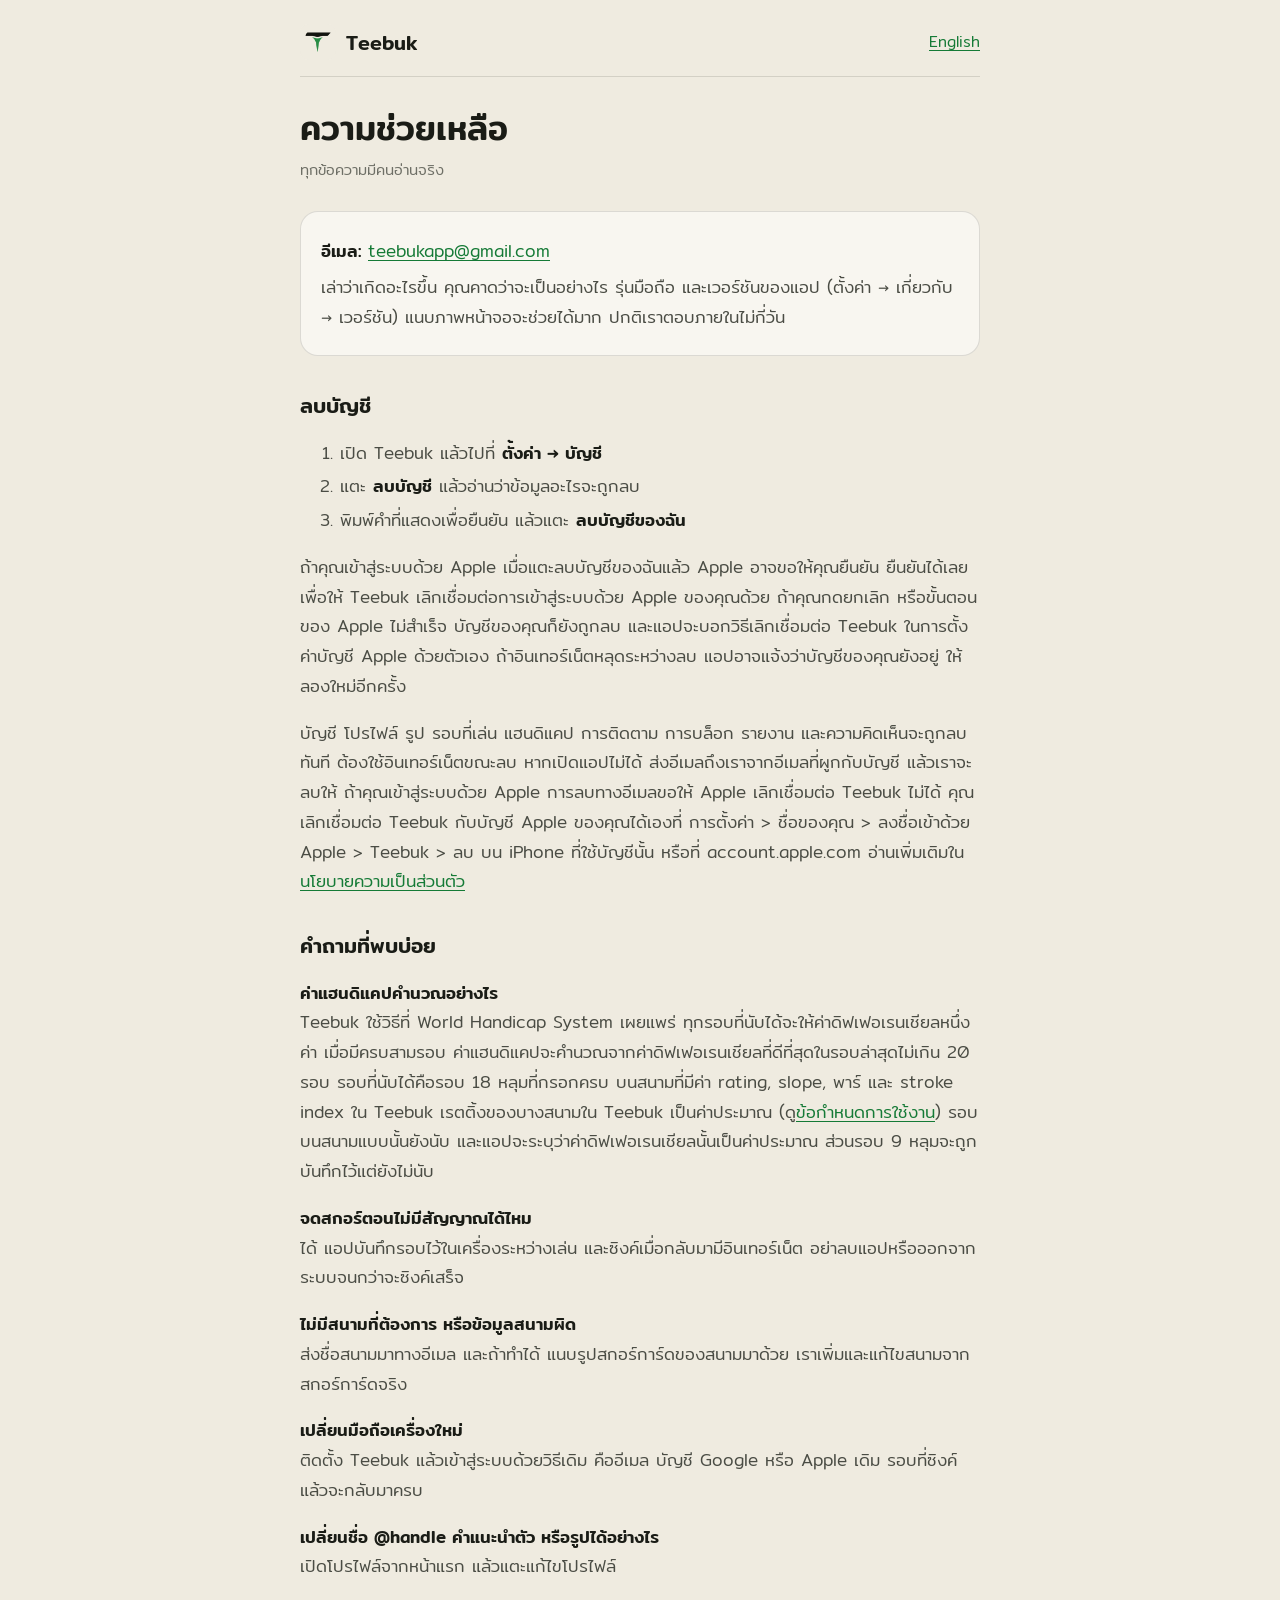
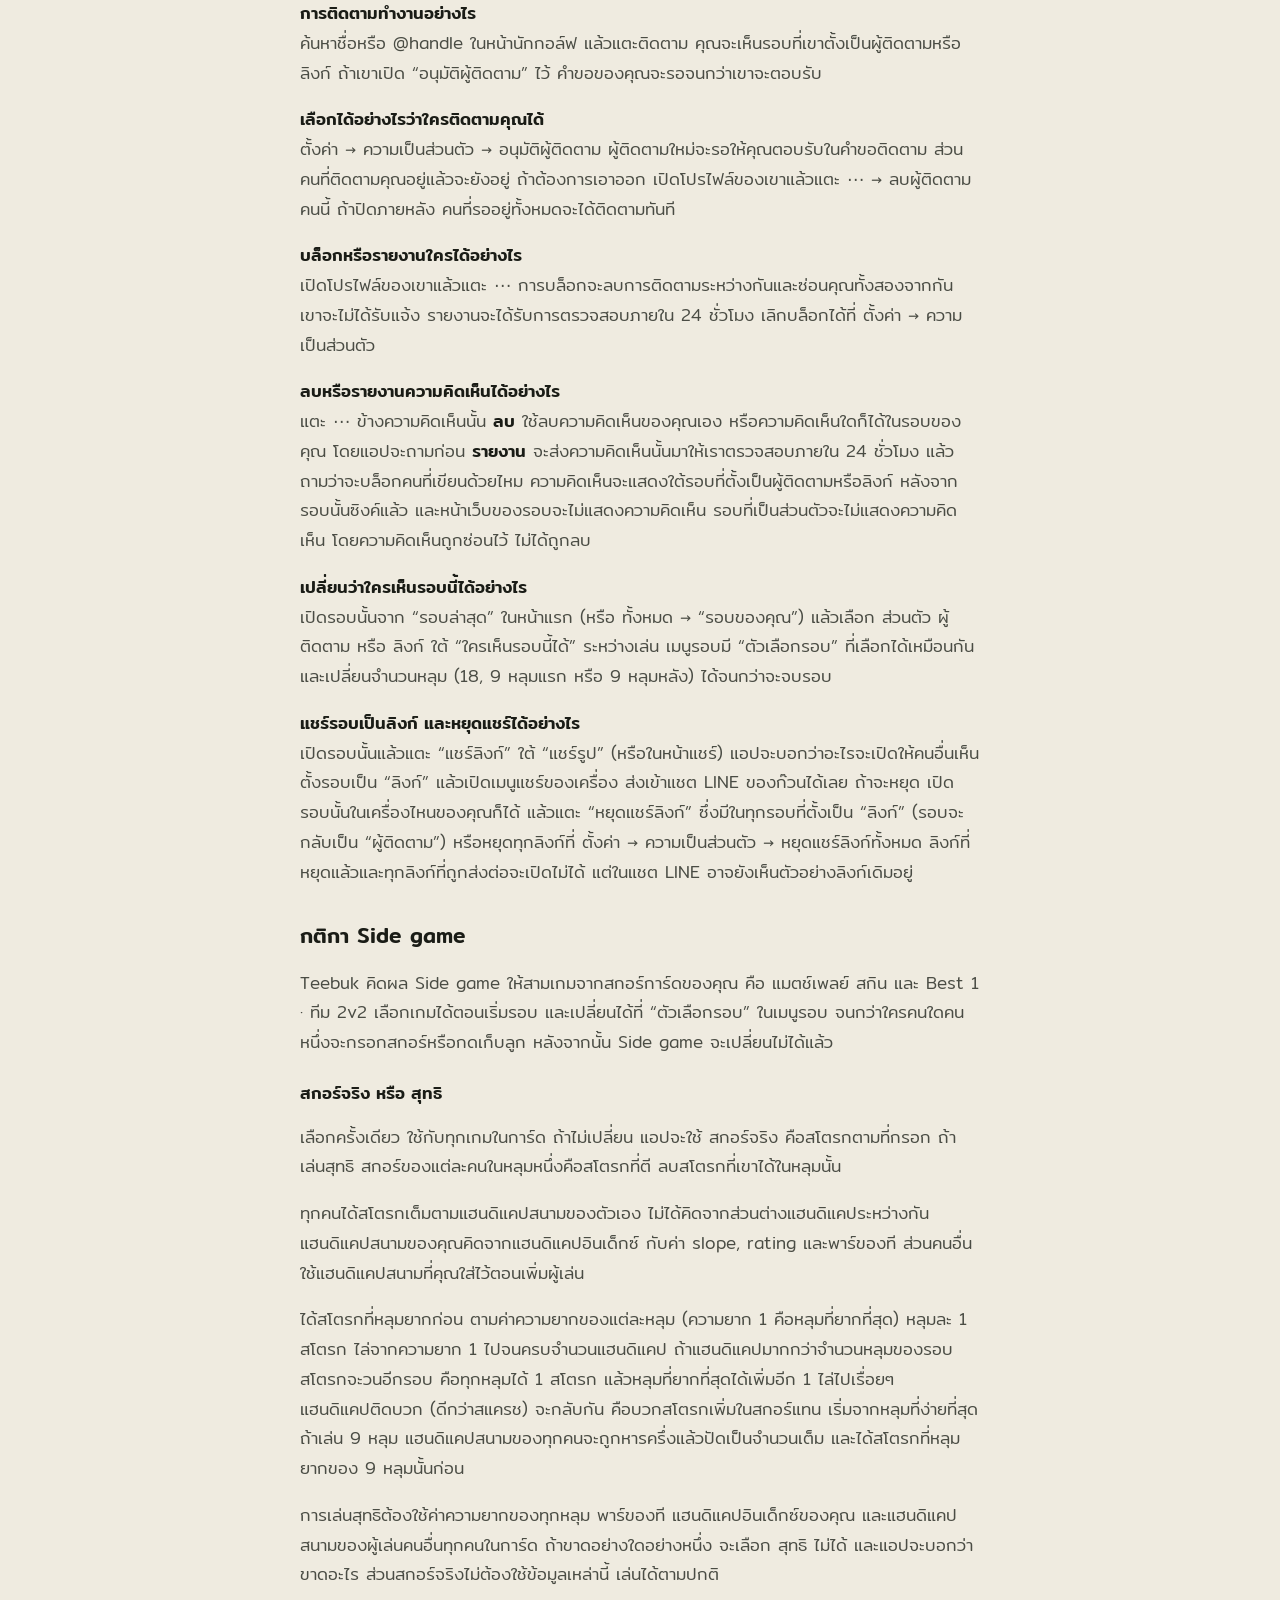
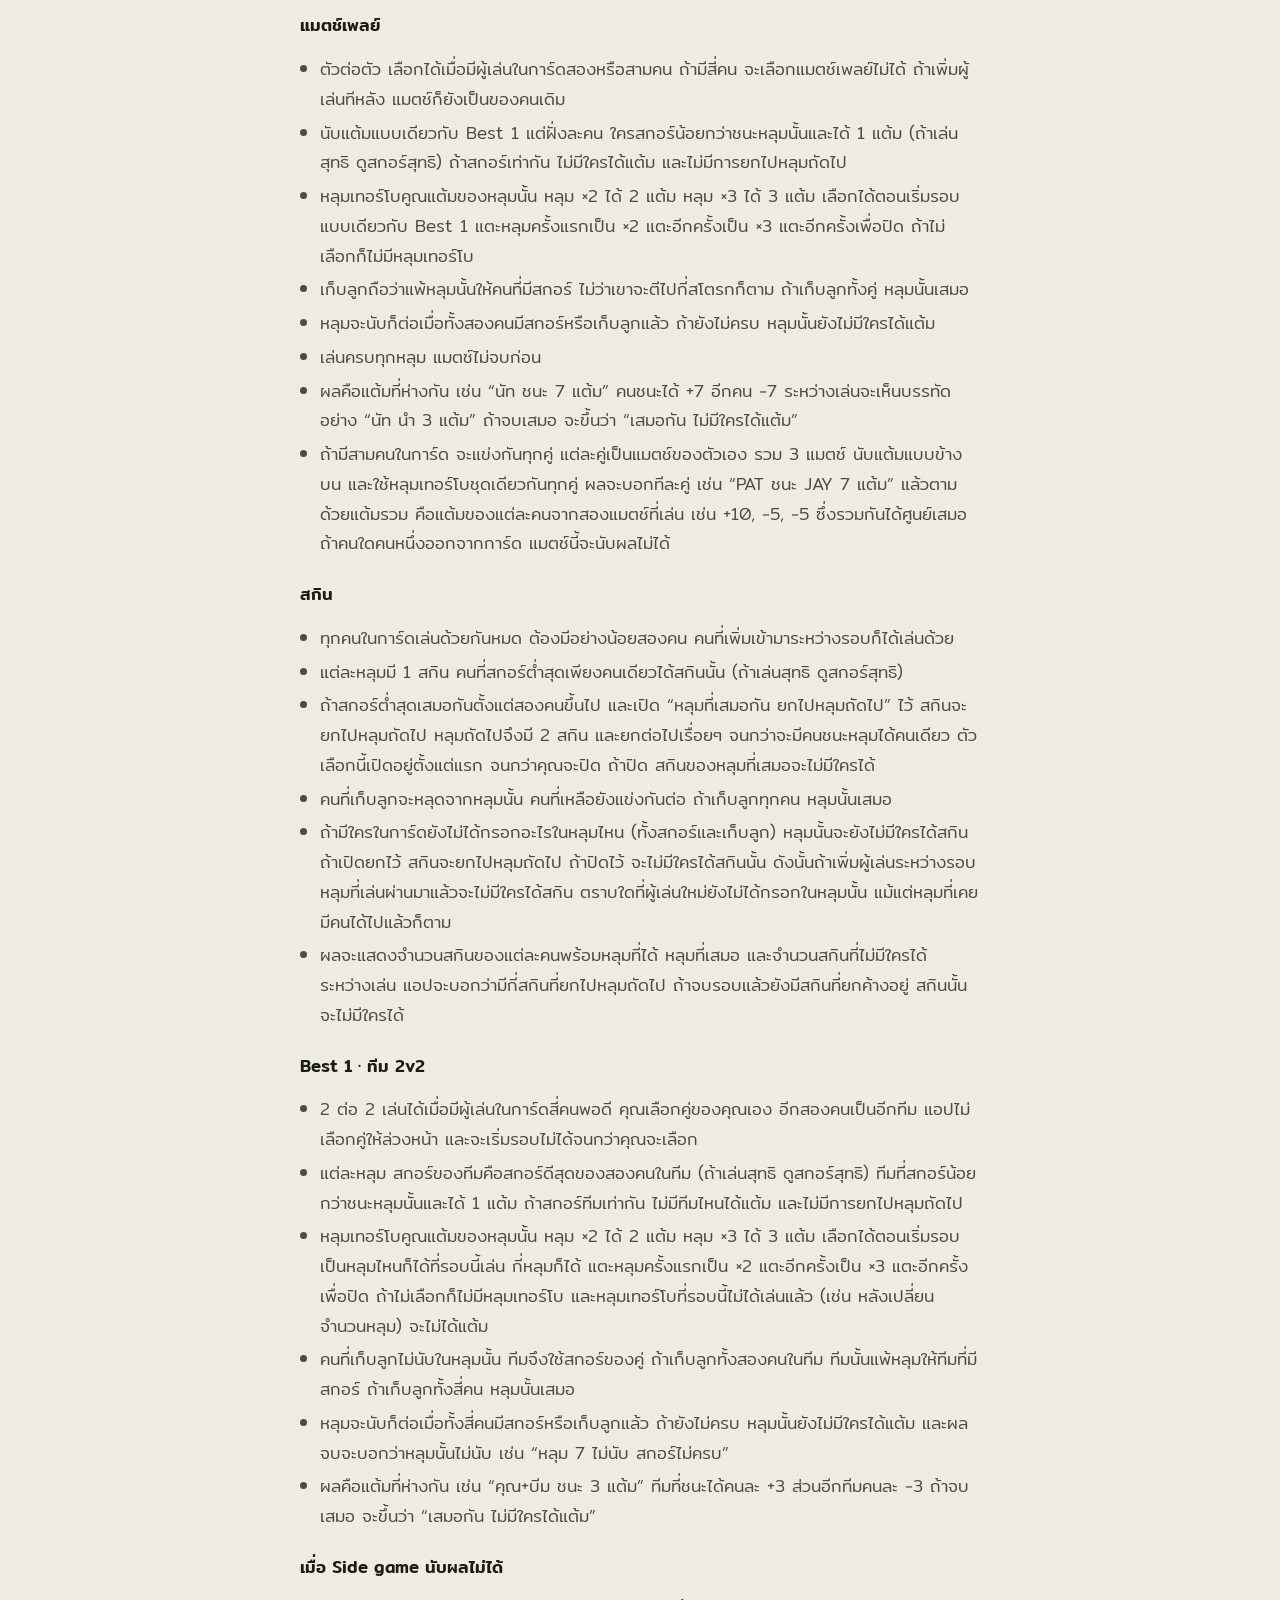
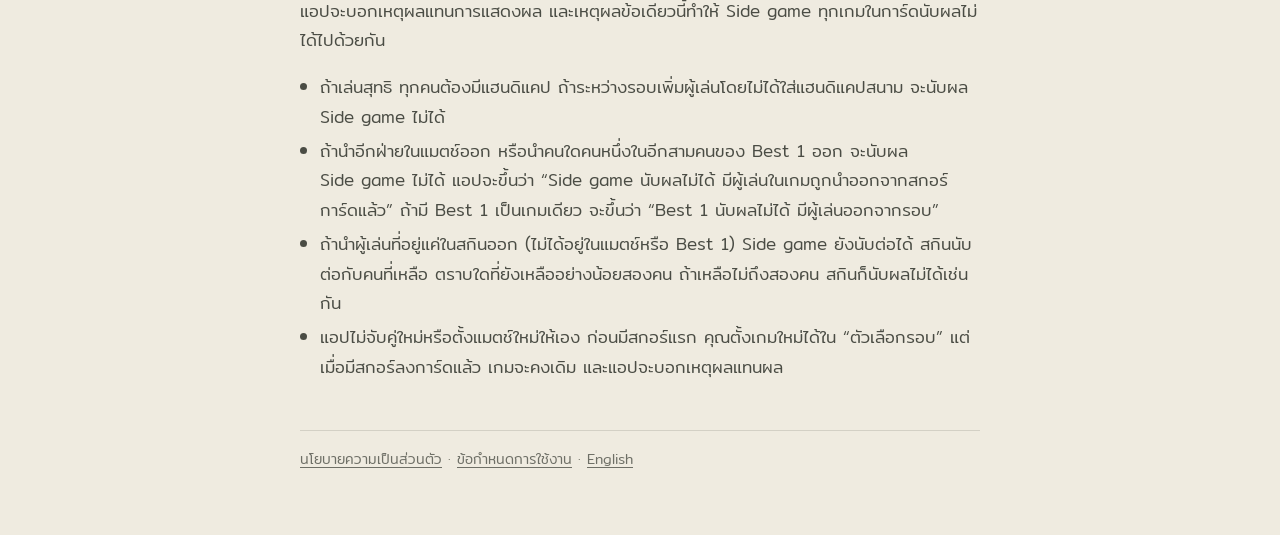
<file: th/support/index.html>
<!doctype html>
<html lang="th">
<head>
<meta charset="utf-8">
<meta name="viewport" content="width=device-width, initial-scale=1">
<title>ความช่วยเหลือ — Teebuk</title>
<meta name="description" content="ความช่วยเหลือสำหรับ Teebuk: ติดต่อเรา การลบบัญชี และคำถามที่พบบ่อย">
<link rel="icon" href="../../assets/favicon.png">
<link rel="apple-touch-icon" href="../../assets/apple-touch-icon.png">
<link rel="preconnect" href="https://fonts.googleapis.com">
<link rel="preconnect" href="https://fonts.gstatic.com" crossorigin>
<link href="https://fonts.googleapis.com/css2?family=Mitr:wght@300;400;500&family=Rubik:wght@400;500;600&display=swap" rel="stylesheet">
<link rel="stylesheet" href="../../style.css">
</head>
<body>
<div class="wrap">
<header class="top">
  <a class="brand" href="../../"><img src="../../assets/teebuk-mark.png" alt="">Teebuk</a>
  <span class="lang"><a href="../../support/" lang="en" hreflang="en">English</a></span>
</header>

<h1>ความช่วยเหลือ</h1>
<p class="effective">ทุกข้อความมีคนอ่านจริง</p>

<div class="card">
  <p><strong>อีเมล:</strong> <a href="mailto:teebukapp@gmail.com">teebukapp@gmail.com</a></p>
  <p>เล่าว่าเกิดอะไรขึ้น คุณคาดว่าจะเป็นอย่างไร รุ่นมือถือ และเวอร์ชันของแอป (ตั้งค่า → เกี่ยวกับ → เวอร์ชัน) แนบภาพหน้าจอจะช่วยได้มาก ปกติเราตอบภายในไม่กี่วัน</p>
</div>

<h2>ลบบัญชี</h2>
<ol>
  <li>เปิด Teebuk แล้วไปที่ <strong>ตั้งค่า → บัญชี</strong></li>
  <li>แตะ <strong>ลบบัญชี</strong> แล้วอ่านว่าข้อมูลอะไรจะถูกลบ</li>
  <li>พิมพ์คำที่แสดงเพื่อยืนยัน แล้วแตะ <strong>ลบบัญชีของฉัน</strong></li>
</ol>
<p>ถ้าคุณเข้าสู่ระบบด้วย Apple เมื่อแตะลบบัญชีของฉันแล้ว Apple อาจขอให้คุณยืนยัน ยืนยันได้เลย เพื่อให้ Teebuk เลิกเชื่อมต่อการเข้าสู่ระบบด้วย Apple ของคุณด้วย ถ้าคุณกดยกเลิก หรือขั้นตอนของ Apple ไม่สำเร็จ บัญชีของคุณก็ยังถูกลบ และแอปจะบอกวิธีเลิกเชื่อมต่อ Teebuk ในการตั้งค่าบัญชี Apple ด้วยตัวเอง ถ้าอินเทอร์เน็ตหลุดระหว่างลบ แอปอาจแจ้งว่าบัญชีของคุณยังอยู่ ให้ลองใหม่อีกครั้ง</p>
<p>บัญชี โปรไฟล์ รูป รอบที่เล่น แฮนดิแคป การติดตาม การบล็อก รายงาน และความคิดเห็นจะถูกลบทันที ต้องใช้อินเทอร์เน็ตขณะลบ หากเปิดแอปไม่ได้ ส่งอีเมลถึงเราจากอีเมลที่ผูกกับบัญชี แล้วเราจะลบให้ ถ้าคุณเข้าสู่ระบบด้วย Apple การลบทางอีเมลขอให้ Apple เลิกเชื่อมต่อ Teebuk ไม่ได้ คุณเลิกเชื่อมต่อ Teebuk กับบัญชี Apple ของคุณได้เองที่ การตั้งค่า &gt; ชื่อของคุณ &gt; ลงชื่อเข้าด้วย Apple &gt; Teebuk &gt; ลบ บน iPhone ที่ใช้บัญชีนั้น หรือที่ account.apple.com อ่านเพิ่มเติมใน<a href="../privacy/">นโยบายความเป็นส่วนตัว</a></p>

<h2>คำถามที่พบบ่อย</h2>

<p id="handicap"><strong>ค่าแฮนดิแคปคำนวณอย่างไร</strong><br>
Teebuk ใช้วิธีที่ World Handicap System เผยแพร่ ทุกรอบที่นับได้จะให้ค่าดิฟเฟอเรนเชียลหนึ่งค่า เมื่อมีครบสามรอบ ค่าแฮนดิแคปจะคำนวณจากค่าดิฟเฟอเรนเชียลที่ดีที่สุดในรอบล่าสุดไม่เกิน 20 รอบ รอบที่นับได้คือรอบ 18 หลุมที่กรอกครบ บนสนามที่มีค่า rating, slope, พาร์ และ stroke index ใน Teebuk เรตติ้งของบางสนามใน Teebuk เป็นค่าประมาณ (ดู<a href="../terms/">ข้อกำหนดการใช้งาน</a>) รอบบนสนามแบบนั้นยังนับ และแอปจะระบุว่าค่าดิฟเฟอเรนเชียลนั้นเป็นค่าประมาณ ส่วนรอบ 9 หลุมจะถูกบันทึกไว้แต่ยังไม่นับ</p>

<p id="offline"><strong>จดสกอร์ตอนไม่มีสัญญาณได้ไหม</strong><br>
ได้ แอปบันทึกรอบไว้ในเครื่องระหว่างเล่น และซิงค์เมื่อกลับมามีอินเทอร์เน็ต อย่าลบแอปหรือออกจากระบบจนกว่าจะซิงค์เสร็จ</p>

<p id="course"><strong>ไม่มีสนามที่ต้องการ หรือข้อมูลสนามผิด</strong><br>
ส่งชื่อสนามมาทางอีเมล และถ้าทำได้ แนบรูปสกอร์การ์ดของสนามมาด้วย เราเพิ่มและแก้ไขสนามจากสกอร์การ์ดจริง</p>

<p><strong>เปลี่ยนมือถือเครื่องใหม่</strong><br>
ติดตั้ง Teebuk แล้วเข้าสู่ระบบด้วยวิธีเดิม คืออีเมล บัญชี Google หรือ Apple เดิม รอบที่ซิงค์แล้วจะกลับมาครบ</p>

<p><strong>เปลี่ยนชื่อ @handle คำแนะนำตัว หรือรูปได้อย่างไร</strong><br>
เปิดโปรไฟล์จากหน้าแรก แล้วแตะแก้ไขโปรไฟล์</p>

<p><strong>การติดตามทำงานอย่างไร</strong><br>
ค้นหาชื่อหรือ @handle ในหน้านักกอล์ฟ แล้วแตะติดตาม คุณจะเห็นรอบที่เขาตั้งเป็นผู้ติดตามหรือลิงก์ ถ้าเขาเปิด “อนุมัติผู้ติดตาม” ไว้ คำขอของคุณจะรอจนกว่าเขาจะตอบรับ</p>

<p><strong>เลือกได้อย่างไรว่าใครติดตามคุณได้</strong><br>
ตั้งค่า → ความเป็นส่วนตัว → อนุมัติผู้ติดตาม ผู้ติดตามใหม่จะรอให้คุณตอบรับในคำขอติดตาม ส่วนคนที่ติดตามคุณอยู่แล้วจะยังอยู่ ถ้าต้องการเอาออก เปิดโปรไฟล์ของเขาแล้วแตะ ⋯ → ลบผู้ติดตามคนนี้ ถ้าปิดภายหลัง คนที่รออยู่ทั้งหมดจะได้ติดตามทันที</p>

<p><strong>บล็อกหรือรายงานใครได้อย่างไร</strong><br>
เปิดโปรไฟล์ของเขาแล้วแตะ ⋯ การบล็อกจะลบการติดตามระหว่างกันและซ่อนคุณทั้งสองจากกัน เขาจะไม่ได้รับแจ้ง รายงานจะได้รับการตรวจสอบภายใน 24 ชั่วโมง เลิกบล็อกได้ที่ ตั้งค่า → ความเป็นส่วนตัว</p>

<p><strong>ลบหรือรายงานความคิดเห็นได้อย่างไร</strong><br>
แตะ ⋯ ข้างความคิดเห็นนั้น <strong>ลบ</strong> ใช้ลบความคิดเห็นของคุณเอง หรือความคิดเห็นใดก็ได้ในรอบของคุณ โดยแอปจะถามก่อน <strong>รายงาน</strong> จะส่งความคิดเห็นนั้นมาให้เราตรวจสอบภายใน 24 ชั่วโมง แล้วถามว่าจะบล็อกคนที่เขียนด้วยไหม ความคิดเห็นจะแสดงใต้รอบที่ตั้งเป็นผู้ติดตามหรือลิงก์ หลังจากรอบนั้นซิงค์แล้ว และหน้าเว็บของรอบจะไม่แสดงความคิดเห็น รอบที่เป็นส่วนตัวจะไม่แสดงความคิดเห็น โดยความคิดเห็นถูกซ่อนไว้ ไม่ได้ถูกลบ</p>

<p><strong>เปลี่ยนว่าใครเห็นรอบนี้ได้อย่างไร</strong><br>
เปิดรอบนั้นจาก “รอบล่าสุด” ในหน้าแรก (หรือ ทั้งหมด → “รอบของคุณ”) แล้วเลือก ส่วนตัว ผู้ติดตาม หรือ ลิงก์ ใต้ “ใครเห็นรอบนี้ได้” ระหว่างเล่น เมนูรอบมี “ตัวเลือกรอบ” ที่เลือกได้เหมือนกัน และเปลี่ยนจำนวนหลุม (18, 9 หลุมแรก หรือ 9 หลุมหลัง) ได้จนกว่าจะจบรอบ</p>

<p><strong>แชร์รอบเป็นลิงก์ และหยุดแชร์ได้อย่างไร</strong><br>
เปิดรอบนั้นแล้วแตะ “แชร์ลิงก์” ใต้ “แชร์รูป” (หรือในหน้าแชร์) แอปจะบอกว่าอะไรจะเปิดให้คนอื่นเห็น ตั้งรอบเป็น “ลิงก์” แล้วเปิดเมนูแชร์ของเครื่อง ส่งเข้าแชต LINE ของก๊วนได้เลย ถ้าจะหยุด เปิดรอบนั้นในเครื่องไหนของคุณก็ได้ แล้วแตะ “หยุดแชร์ลิงก์” ซึ่งมีในทุกรอบที่ตั้งเป็น “ลิงก์” (รอบจะกลับเป็น “ผู้ติดตาม”) หรือหยุดทุกลิงก์ที่ ตั้งค่า → ความเป็นส่วนตัว → หยุดแชร์ลิงก์ทั้งหมด ลิงก์ที่หยุดแล้วและทุกลิงก์ที่ถูกส่งต่อจะเปิดไม่ได้ แต่ในแชต LINE อาจยังเห็นตัวอย่างลิงก์เดิมอยู่</p>

<h2 id="side-games">กติกา Side&nbsp;game</h2>
<p>Teebuk คิดผล Side&nbsp;game ให้สามเกมจากสกอร์การ์ดของคุณ คือ แมตช์เพลย์ สกิน และ Best 1 · ทีม 2v2 เลือกเกมได้ตอนเริ่มรอบ และเปลี่ยนได้ที่ “ตัวเลือกรอบ” ในเมนูรอบ จนกว่าใครคนใดคนหนึ่งจะกรอกสกอร์หรือกดเก็บลูก หลังจากนั้น Side&nbsp;game จะเปลี่ยนไม่ได้แล้ว</p>

<h3 id="gross-net">สกอร์จริง หรือ สุทธิ</h3>
<p>เลือกครั้งเดียว ใช้กับทุกเกมในการ์ด ถ้าไม่เปลี่ยน แอปจะใช้ สกอร์จริง คือ<span class="nw">สโตรก</span>ตามที่กรอก ถ้าเล่นสุทธิ สกอร์ของแต่ละคนในหลุมหนึ่งคือ<span class="nw">สโตรก</span>ที่ตี ลบ<span class="nw">สโตรก</span>ที่เขาได้ในหลุมนั้น</p>
<p>ทุกคนได้<span class="nw">สโตรก</span>เต็มตาม<span class="nw">แฮนดิแคป</span>สนามของตัวเอง ไม่ได้คิดจากส่วนต่าง<span class="nw">แฮนดิแคป</span>ระหว่างกัน <span class="nw">แฮนดิแคป</span>สนามของคุณคิดจาก<span class="nw">แฮนดิแคป</span><span class="nw">อินเด็กซ์</span> กับค่า slope, rating และพาร์ของที ส่วนคนอื่นใช้<span class="nw">แฮนดิแคป</span>สนามที่คุณใส่ไว้ตอนเพิ่มผู้เล่น</p>
<p>ได้<span class="nw">สโตรก</span>ที่หลุมยากก่อน ตามค่าความยากของแต่ละหลุม (ความยาก 1 คือหลุมที่ยากที่สุด) หลุมละ 1 <span class="nw">สโตรก</span> ไล่จากความยาก 1 ไปจนครบ<span class="nw">จำนวน</span><span class="nw">แฮนดิแคป</span> ถ้า<span class="nw">แฮนดิแคป</span>มากกว่า<span class="nw">จำนวน</span>หลุมของรอบ <span class="nw">สโตรก</span>จะวนอีกรอบ คือทุกหลุมได้ 1 <span class="nw">สโตรก</span> แล้วหลุมที่ยากที่สุดได้เพิ่มอีก 1 ไล่ไปเรื่อยๆ <span class="nw">แฮนดิแคป</span>ติดบวก (ดีกว่าสแครช) จะกลับกัน คือบวก<span class="nw">สโตรก</span>เพิ่มในสกอร์แทน เริ่มจากหลุมที่ง่ายที่สุด ถ้าเล่น 9 หลุม <span class="nw">แฮนดิแคป</span>สนามของทุกคนจะถูกหารครึ่งแล้วปัดเป็น<span class="nw">จำนวน</span>เต็ม และได้<span class="nw">สโตรก</span>ที่หลุมยากของ 9 หลุมนั้นก่อน</p>
<p>การเล่นสุทธิต้องใช้ค่าความยากของทุกหลุม พาร์ของที <span class="nw">แฮนดิแคป</span><span class="nw">อินเด็กซ์</span>ของคุณ และ<span class="nw">แฮนดิแคป</span>สนามของผู้เล่นคนอื่นทุกคนในการ์ด ถ้าขาดอย่างใดอย่างหนึ่ง จะเลือก สุทธิ ไม่ได้ และแอปจะบอกว่าขาดอะไร ส่วนสกอร์จริงไม่ต้องใช้ข้อมูลเหล่านี้ เล่นได้ตามปกติ</p>

<h3 id="match-play">แมตช์เพลย์</h3>
<ul>
  <li>ตัวต่อตัว เลือกได้เมื่อมีผู้เล่นในการ์ดสองหรือสามคน ถ้ามีสี่คน จะเลือกแมตช์เพลย์ไม่ได้ ถ้าเพิ่มผู้เล่นทีหลัง แมตช์ก็ยังเป็นของคนเดิม</li>
  <li>นับแต้มแบบเดียวกับ Best 1 แต่ฝั่งละคน ใครสกอร์น้อยกว่าชนะหลุมนั้นและได้ 1 แต้ม (ถ้าเล่นสุทธิ ดูสกอร์สุทธิ) ถ้าสกอร์เท่ากัน ไม่มีใครได้แต้ม และไม่มีการยกไปหลุมถัดไป</li>
  <li>หลุมเทอร์โบคูณแต้มของหลุมนั้น หลุม ×2 ได้ 2 แต้ม หลุม ×3 ได้ 3 แต้ม เลือกได้ตอนเริ่มรอบแบบเดียวกับ Best 1 แตะหลุมครั้งแรกเป็น ×2 แตะอีกครั้งเป็น ×3 แตะอีกครั้งเพื่อปิด ถ้าไม่เลือกก็ไม่มีหลุมเทอร์โบ</li>
  <li>เก็บลูกถือว่าแพ้หลุมนั้นให้คนที่มีสกอร์ ไม่ว่าเขาจะตีไปกี่<span class="nw">สโตรก</span>ก็ตาม ถ้าเก็บลูกทั้งคู่ หลุมนั้นเสมอ</li>
  <li>หลุมจะนับก็ต่อเมื่อทั้งสองคนมีสกอร์หรือเก็บลูกแล้ว ถ้ายังไม่ครบ หลุมนั้นยังไม่มีใครได้แต้ม</li>
  <li>เล่นครบทุกหลุม แมตช์ไม่จบก่อน</li>
  <li>ผลคือแต้มที่ห่างกัน เช่น “นัท ชนะ 7 แต้ม” คนชนะได้ +7 อีกคน −7 ระหว่างเล่นจะเห็นบรรทัดอย่าง “นัท นำ 3 แต้ม” ถ้าจบเสมอ จะขึ้นว่า “เสมอกัน ไม่มีใครได้แต้ม”</li>
  <li>ถ้ามีสามคนในการ์ด จะแข่งกันทุกคู่ แต่ละคู่เป็นแมตช์ของตัวเอง รวม 3 แมตช์ นับแต้มแบบข้างบน และใช้หลุมเทอร์โบชุดเดียวกันทุกคู่ ผลจะบอกทีละคู่ เช่น “PAT ชนะ JAY 7 แต้ม” แล้วตามด้วยแต้มรวม คือแต้มของแต่ละคนจากสองแมตช์ที่เล่น เช่น +10, −5, −5 ซึ่งรวมกันได้ศูนย์เสมอ ถ้าคนใดคนหนึ่งออกจากการ์ด แมตช์นี้จะนับผลไม่ได้</li>
</ul>

<h3 id="skins">สกิน</h3>
<ul>
  <li>ทุกคนในการ์ดเล่นด้วยกันหมด ต้องมีอย่างน้อยสองคน คนที่เพิ่มเข้ามาระหว่างรอบก็ได้เล่นด้วย</li>
  <li>แต่ละหลุมมี 1 สกิน คนที่สกอร์ต่ำสุดเพียงคนเดียวได้สกินนั้น (ถ้าเล่นสุทธิ ดูสกอร์สุทธิ)</li>
  <li>ถ้าสกอร์ต่ำสุดเสมอกันตั้งแต่สองคนขึ้นไป และเปิด “หลุมที่เสมอกัน ยกไปหลุมถัดไป” ไว้ สกินจะยกไปหลุมถัดไป หลุมถัดไปจึงมี 2 สกิน และยกต่อไปเรื่อยๆ จนกว่าจะมีคนชนะหลุมได้คนเดียว ตัวเลือกนี้เปิดอยู่ตั้งแต่แรก จนกว่าคุณจะปิด ถ้าปิด สกินของหลุมที่เสมอจะไม่มีใครได้</li>
  <li>คนที่เก็บลูกจะหลุดจากหลุมนั้น คนที่เหลือยังแข่งกันต่อ ถ้าเก็บลูกทุกคน หลุมนั้นเสมอ</li>
  <li>ถ้ามีใครในการ์ดยังไม่ได้กรอกอะไรในหลุมไหน (ทั้งสกอร์และเก็บลูก) หลุมนั้นจะยังไม่มีใครได้สกิน ถ้าเปิดยกไว้ สกินจะยกไปหลุมถัดไป ถ้าปิดไว้ จะไม่มีใครได้สกินนั้น ดังนั้นถ้าเพิ่มผู้เล่นระหว่างรอบ หลุมที่เล่นผ่านมาแล้วจะไม่มีใครได้สกิน ตราบใดที่ผู้เล่นใหม่ยังไม่ได้กรอกในหลุมนั้น แม้แต่หลุมที่เคยมีคนได้ไปแล้วก็ตาม</li>
  <li>ผลจะแสดง<span class="nw">จำนวน</span>สกินของแต่ละคนพร้อมหลุมที่ได้ หลุมที่เสมอ และ<span class="nw">จำนวน</span>สกินที่ไม่มีใครได้ ระหว่างเล่น แอปจะบอกว่ามีกี่สกินที่ยกไปหลุมถัดไป ถ้าจบรอบแล้วยังมีสกินที่ยกค้างอยู่ สกินนั้นจะไม่มีใครได้</li>
</ul>

<h3 id="best-1">Best 1 · ทีม 2v2</h3>
<ul>
  <li>2 ต่อ 2 เล่นได้เมื่อมีผู้เล่นในการ์ดสี่คนพอดี คุณเลือกคู่ของคุณเอง อีกสองคนเป็นอีกทีม แอปไม่เลือกคู่ให้ล่วงหน้า และจะเริ่มรอบไม่ได้จนกว่าคุณจะเลือก</li>
  <li>แต่ละหลุม สกอร์ของทีมคือสกอร์ดีสุดของสองคนในทีม (ถ้าเล่นสุทธิ ดูสกอร์สุทธิ) ทีมที่สกอร์น้อยกว่าชนะหลุมนั้นและได้ 1 แต้ม ถ้าสกอร์ทีมเท่ากัน ไม่มีทีมไหนได้แต้ม และไม่มีการยกไปหลุมถัดไป</li>
  <li>หลุมเทอร์โบคูณแต้มของหลุมนั้น หลุม ×2 ได้ 2 แต้ม หลุม ×3 ได้ 3 แต้ม เลือกได้ตอนเริ่มรอบ เป็นหลุมไหนก็ได้ที่รอบนี้เล่น กี่หลุมก็ได้ แตะหลุมครั้งแรกเป็น ×2 แตะอีกครั้งเป็น ×3 แตะอีกครั้งเพื่อปิด ถ้าไม่เลือกก็ไม่มีหลุมเทอร์โบ และหลุมเทอร์โบที่รอบนี้ไม่ได้เล่นแล้ว (เช่น หลังเปลี่ยน<span class="nw">จำนวน</span>หลุม) จะไม่ได้แต้ม</li>
  <li>คนที่เก็บลูกไม่นับในหลุมนั้น ทีมจึงใช้สกอร์ของคู่ ถ้าเก็บลูกทั้งสองคนในทีม ทีมนั้นแพ้หลุมให้ทีมที่มีสกอร์ ถ้าเก็บลูกทั้งสี่คน หลุมนั้นเสมอ</li>
  <li>หลุมจะนับก็ต่อเมื่อทั้งสี่คนมีสกอร์หรือเก็บลูกแล้ว ถ้ายังไม่ครบ หลุมนั้นยังไม่มีใครได้แต้ม และผลจบจะบอกว่าหลุมนั้นไม่นับ เช่น “หลุม 7 ไม่นับ สกอร์ไม่ครบ”</li>
  <li>ผลคือแต้มที่ห่างกัน เช่น “คุณ+บีม ชนะ 3 แต้ม” ทีมที่ชนะได้คนละ +3 ส่วนอีกทีมคนละ −3 ถ้าจบเสมอ จะขึ้นว่า “เสมอกัน ไม่มีใครได้แต้ม”</li>
</ul>

<h3 id="cant-count">เมื่อ Side&nbsp;game นับผลไม่ได้</h3>
<p>แอปจะบอกเหตุผลแทนการแสดงผล และเหตุผลข้อเดียวนี้ทำให้ Side&nbsp;game ทุกเกมในการ์ดนับผลไม่ได้ไปด้วยกัน</p>
<ul>
  <li>ถ้าเล่นสุทธิ ทุกคนต้องมี<span class="nw">แฮนดิแคป</span> ถ้าระหว่างรอบเพิ่มผู้เล่นโดยไม่ได้ใส่<span class="nw">แฮนดิแคป</span>สนาม จะนับผล Side&nbsp;game ไม่ได้</li>
  <li>ถ้านำอีกฝ่ายในแมตช์ออก หรือนำคนใดคนหนึ่งในอีกสามคนของ Best 1 ออก จะนับผล Side&nbsp;game ไม่ได้ แอปจะขึ้นว่า “Side&nbsp;game นับผลไม่ได้ มีผู้เล่นในเกมถูกนำออกจากสกอร์การ์ดแล้ว” ถ้ามี Best 1 เป็นเกมเดียว จะขึ้นว่า “Best 1 นับผลไม่ได้ มีผู้เล่นออกจากรอบ”</li>
  <li>ถ้านำผู้เล่นที่อยู่แค่ในสกินออก (ไม่ได้อยู่ในแมตช์หรือ Best 1) Side&nbsp;game ยังนับต่อได้ สกินนับต่อกับคนที่เหลือ ตราบใดที่ยังเหลืออย่างน้อยสองคน ถ้าเหลือไม่ถึงสองคน สกินก็นับผลไม่ได้เช่นกัน</li>
  <li>แอปไม่จับคู่ใหม่หรือตั้งแมตช์ใหม่ให้เอง ก่อนมีสกอร์แรก คุณตั้งเกมใหม่ได้ใน “ตัวเลือกรอบ” แต่เมื่อมีสกอร์ลงการ์ดแล้ว เกมจะคงเดิม และแอปจะบอกเหตุผลแทนผล</li>
</ul>

<footer>
  <a href="../privacy/">นโยบายความเป็นส่วนตัว</a> · <a href="../terms/">ข้อกำหนดการใช้งาน</a> · <a href="../../support/" lang="en">English</a>
</footer>
</div>
</body>
</html>
</file>
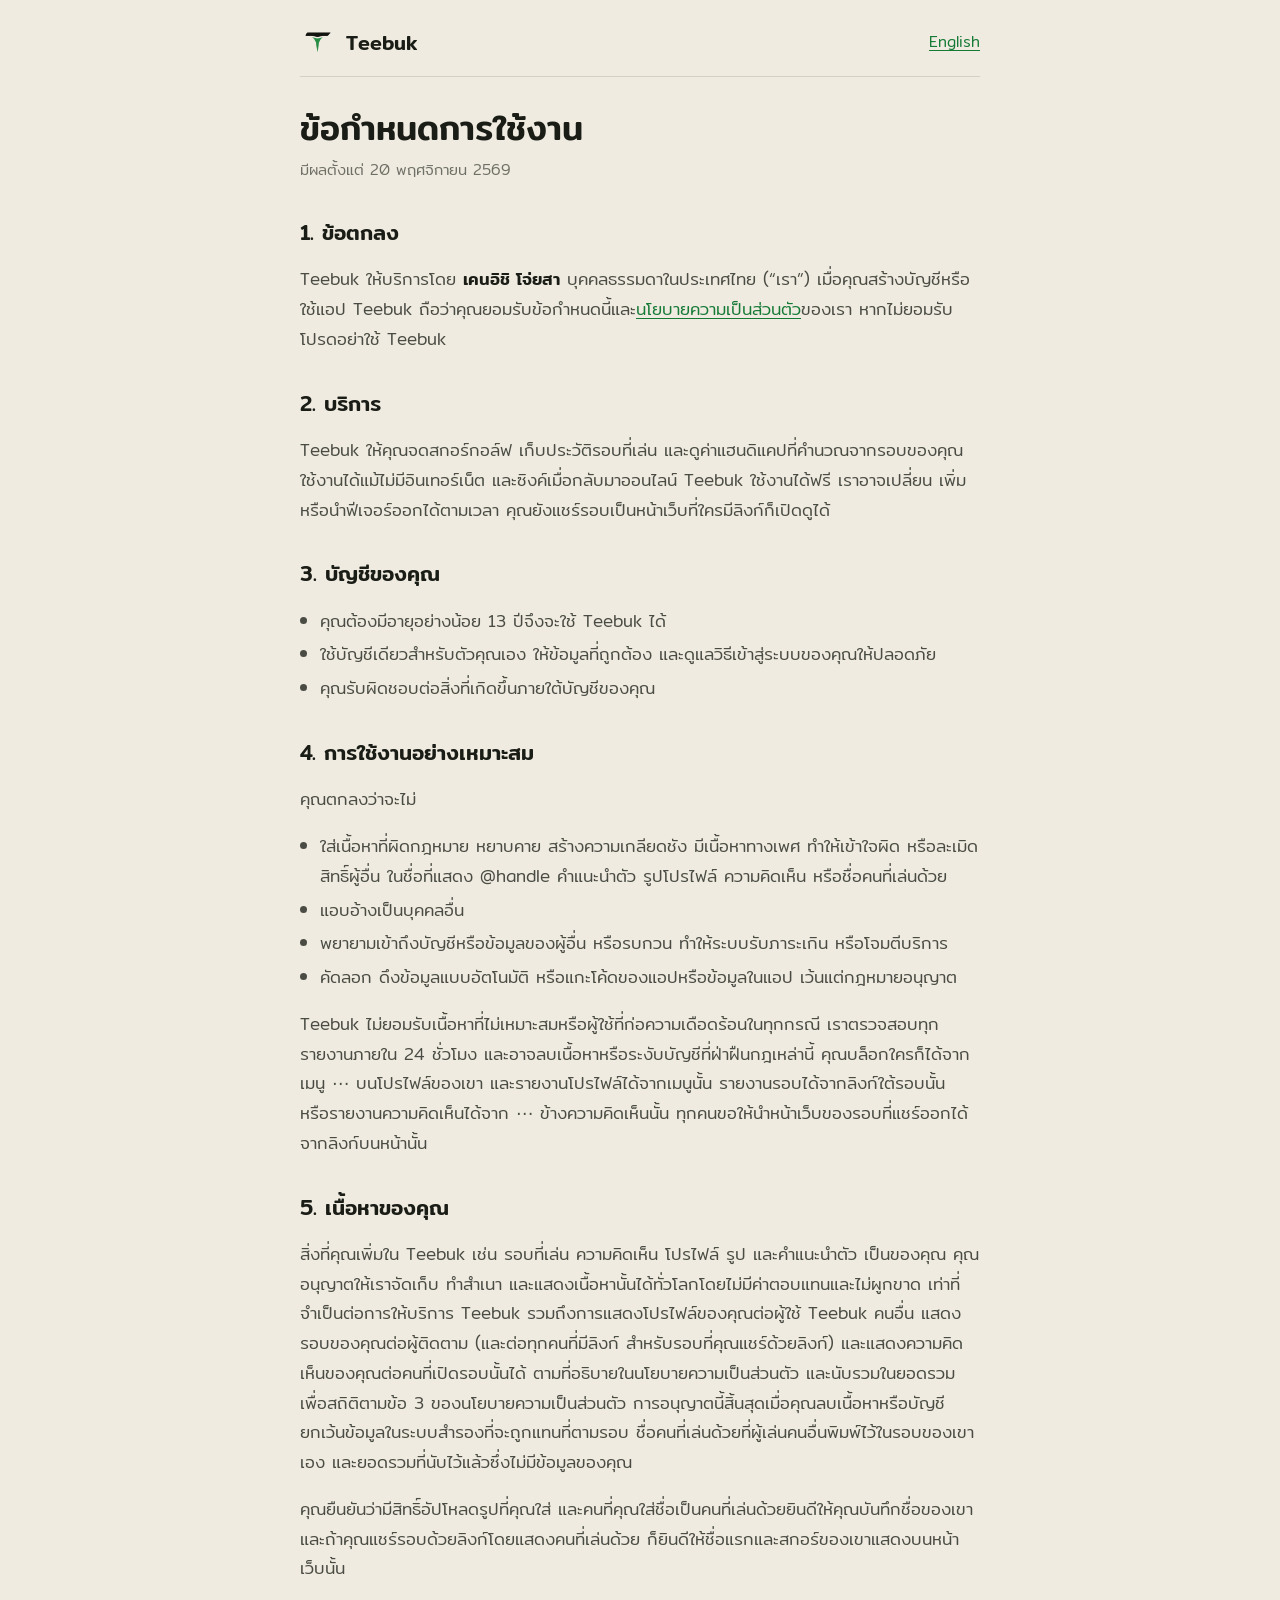
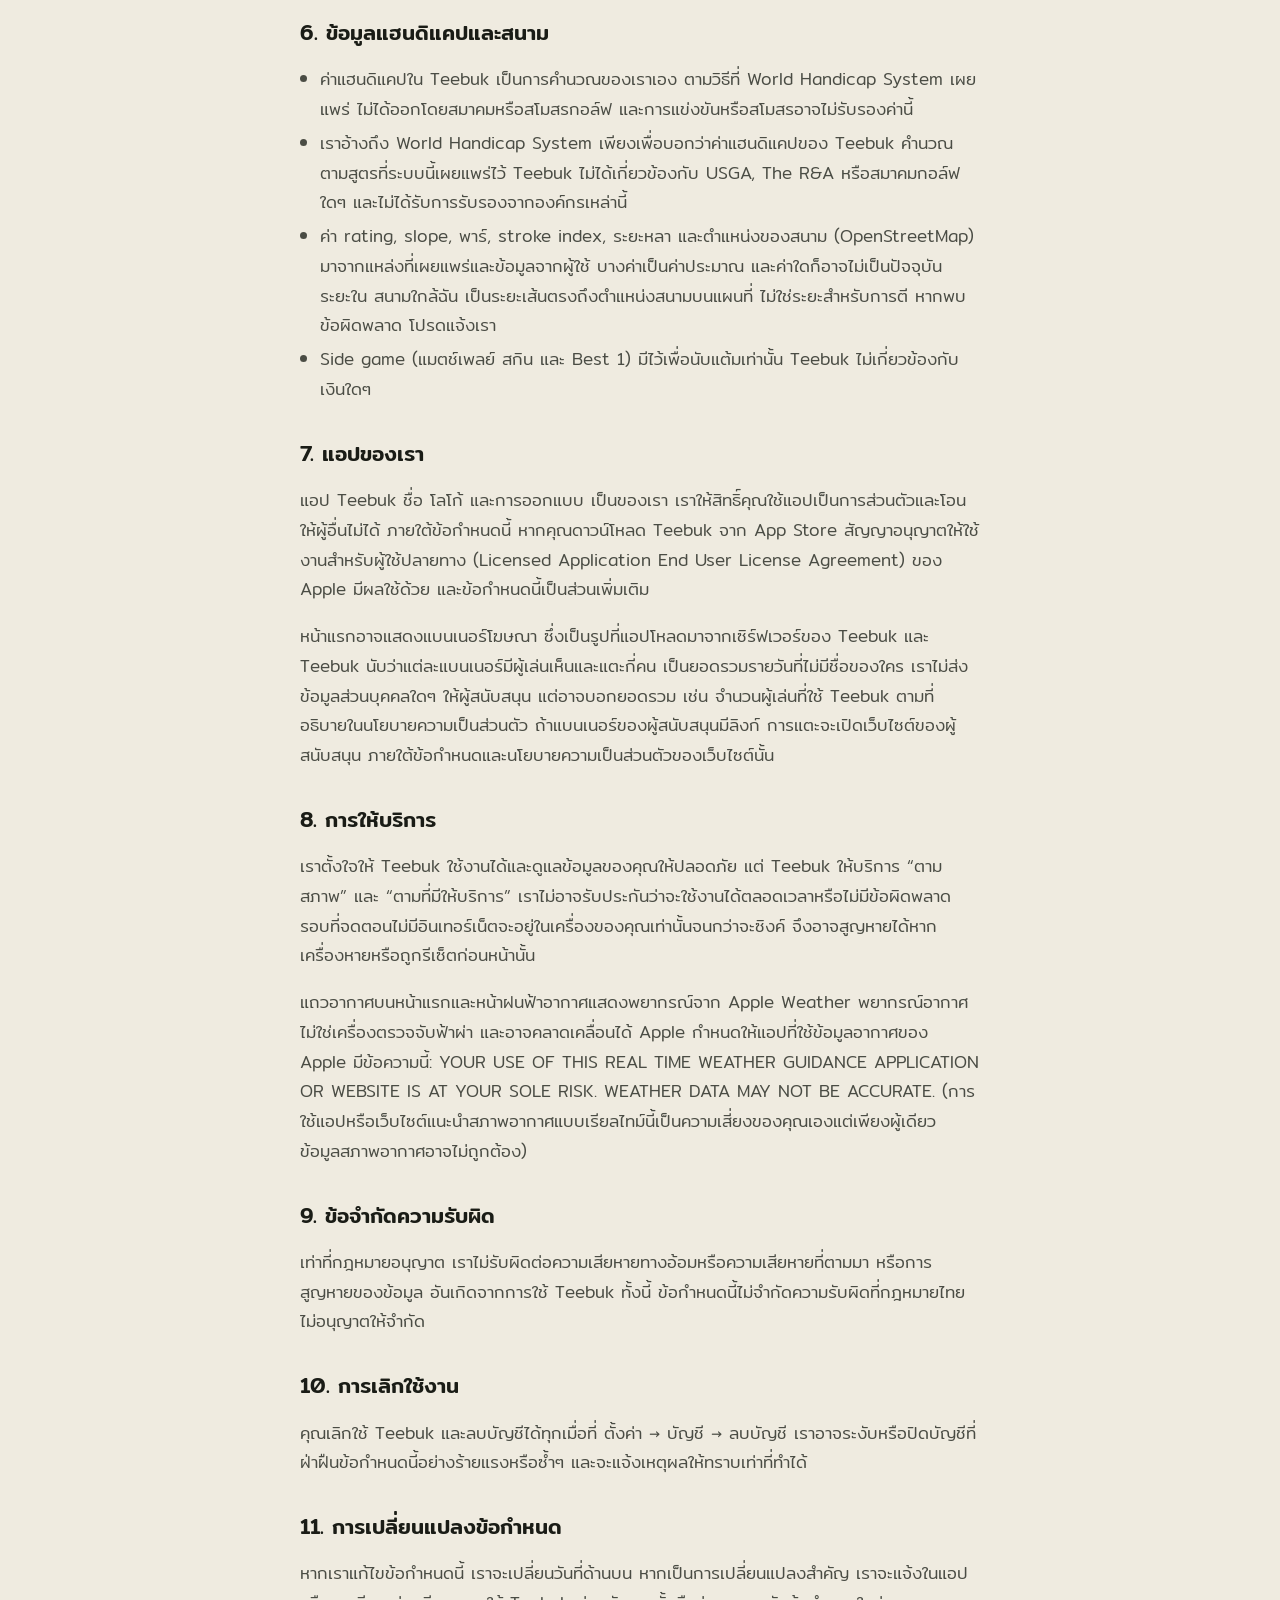
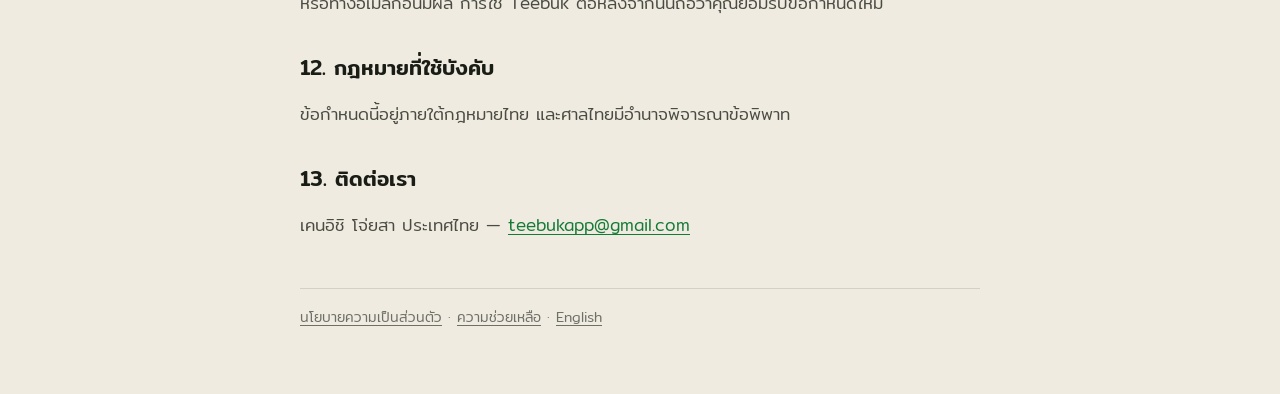
<file: th/terms/index.html>
<!doctype html>
<html lang="th">
<head>
<meta charset="utf-8">
<meta name="viewport" content="width=device-width, initial-scale=1">
<title>ข้อกำหนดการใช้งาน — Teebuk</title>
<meta name="description" content="ข้อกำหนดในการใช้งานแอปจดสกอร์กอล์ฟ Teebuk">
<link rel="icon" href="../../assets/favicon.png">
<link rel="apple-touch-icon" href="../../assets/apple-touch-icon.png">
<link rel="preconnect" href="https://fonts.googleapis.com">
<link rel="preconnect" href="https://fonts.gstatic.com" crossorigin>
<link href="https://fonts.googleapis.com/css2?family=Mitr:wght@300;400;500&family=Rubik:wght@400;500;600&display=swap" rel="stylesheet">
<link rel="stylesheet" href="../../style.css">
</head>
<body>
<div class="wrap">
<header class="top">
  <a class="brand" href="../../"><img src="../../assets/teebuk-mark.png" alt="">Teebuk</a>
  <span class="lang"><a href="../../terms/" lang="en" hreflang="en">English</a></span>
</header>

<h1>ข้อกำหนดการใช้งาน</h1>
<p class="effective">มีผลตั้งแต่ 20 พฤศจิกายน 2569</p>

<h2>1. ข้อตกลง</h2>
<p>Teebuk ให้บริการโดย <strong>เคนอิชิ โจ่ยสา</strong> บุคคลธรรมดาในประเทศไทย (“เรา”) เมื่อคุณสร้างบัญชีหรือใช้แอป Teebuk ถือว่าคุณยอมรับข้อกำหนดนี้และ<a href="../privacy/">นโยบายความเป็นส่วนตัว</a>ของเรา หากไม่ยอมรับ โปรดอย่าใช้ Teebuk</p>

<h2>2. บริการ</h2>
<p>Teebuk ให้คุณจดสกอร์กอล์ฟ เก็บประวัติรอบที่เล่น และดูค่าแฮนดิแคปที่คำนวณจากรอบของคุณ ใช้งานได้แม้ไม่มีอินเทอร์เน็ต และซิงค์เมื่อกลับมาออนไลน์ Teebuk ใช้งานได้ฟรี เราอาจเปลี่ยน เพิ่ม หรือนำฟีเจอร์ออกได้ตามเวลา คุณยังแชร์รอบเป็นหน้าเว็บที่ใครมีลิงก์ก็เปิดดูได้</p>

<h2>3. บัญชีของคุณ</h2>
<ul>
  <li>คุณต้องมีอายุอย่างน้อย 13 ปีจึงจะใช้ Teebuk ได้</li>
  <li>ใช้บัญชีเดียวสำหรับตัวคุณเอง ให้ข้อมูลที่ถูกต้อง และดูแลวิธีเข้าสู่ระบบของคุณให้ปลอดภัย</li>
  <li>คุณรับผิดชอบต่อสิ่งที่เกิดขึ้นภายใต้บัญชีของคุณ</li>
</ul>

<h2>4. การใช้งานอย่างเหมาะสม</h2>
<p>คุณตกลงว่าจะไม่</p>
<ul>
  <li>ใส่เนื้อหาที่ผิดกฎหมาย หยาบคาย สร้างความเกลียดชัง มีเนื้อหาทางเพศ ทำให้เข้าใจผิด หรือละเมิดสิทธิ์ผู้อื่น ในชื่อที่แสดง @handle คำแนะนำตัว รูปโปรไฟล์ ความคิดเห็น หรือชื่อคนที่เล่นด้วย</li>
  <li>แอบอ้างเป็นบุคคลอื่น</li>
  <li>พยายามเข้าถึงบัญชีหรือข้อมูลของผู้อื่น หรือรบกวน ทำให้ระบบรับภาระเกิน หรือโจมตีบริการ</li>
  <li>คัดลอก ดึงข้อมูลแบบอัตโนมัติ หรือแกะโค้ดของแอปหรือข้อมูลในแอป เว้นแต่กฎหมายอนุญาต</li>
</ul>
<p>Teebuk ไม่ยอมรับเนื้อหาที่ไม่เหมาะสมหรือผู้ใช้ที่ก่อความเดือดร้อนในทุกกรณี เราตรวจสอบทุกรายงานภายใน 24 ชั่วโมง และอาจลบเนื้อหาหรือระงับบัญชีที่ฝ่าฝืนกฎเหล่านี้ คุณบล็อกใครก็ได้จากเมนู ⋯ บนโปรไฟล์ของเขา และรายงานโปรไฟล์ได้จากเมนูนั้น รายงานรอบได้จากลิงก์ใต้รอบนั้น หรือรายงานความคิดเห็นได้จาก ⋯ ข้างความคิดเห็นนั้น ทุกคนขอให้นำหน้าเว็บของรอบที่แชร์ออกได้จากลิงก์บนหน้านั้น</p>

<h2>5. เนื้อหาของคุณ</h2>
<p>สิ่งที่คุณเพิ่มใน Teebuk เช่น รอบที่เล่น ความคิดเห็น โปรไฟล์ รูป และคำแนะนำตัว เป็นของคุณ คุณอนุญาตให้เราจัดเก็บ ทำสำเนา และแสดงเนื้อหานั้นได้ทั่วโลกโดยไม่มีค่าตอบแทนและไม่ผูกขาด เท่าที่จำเป็นต่อการให้บริการ Teebuk รวมถึงการแสดงโปรไฟล์ของคุณต่อผู้ใช้ Teebuk คนอื่น แสดงรอบของคุณต่อผู้ติดตาม (และต่อทุกคนที่มีลิงก์ สำหรับรอบที่คุณแชร์ด้วยลิงก์) และแสดงความคิดเห็นของคุณต่อคนที่เปิดรอบนั้นได้ ตามที่อธิบายในนโยบายความเป็นส่วนตัว และนับรวมในยอดรวมเพื่อสถิติตามข้อ 3 ของนโยบายความเป็นส่วนตัว การอนุญาตนี้สิ้นสุดเมื่อคุณลบเนื้อหาหรือบัญชี ยกเว้นข้อมูลในระบบสำรองที่จะถูกแทนที่ตามรอบ ชื่อคนที่เล่นด้วยที่ผู้เล่นคนอื่นพิมพ์ไว้ในรอบของเขาเอง และยอดรวมที่นับไว้แล้วซึ่งไม่มีข้อมูลของคุณ</p>
<p>คุณยืนยันว่ามีสิทธิ์อัปโหลดรูปที่คุณใส่ และคนที่คุณใส่ชื่อเป็นคนที่เล่นด้วยยินดีให้คุณบันทึกชื่อของเขา และถ้าคุณแชร์รอบด้วยลิงก์โดยแสดงคนที่เล่นด้วย ก็ยินดีให้ชื่อแรกและสกอร์ของเขาแสดงบนหน้าเว็บนั้น</p>

<h2>6. ข้อมูลแฮนดิแคปและสนาม</h2>
<ul>
  <li>ค่าแฮนดิแคปใน Teebuk เป็นการคำนวณของเราเอง ตามวิธีที่ World Handicap System เผยแพร่ ไม่ได้ออกโดยสมาคมหรือสโมสรกอล์ฟ และการแข่งขันหรือสโมสรอาจไม่รับรองค่านี้</li>
  <li>เราอ้างถึง World Handicap System เพียงเพื่อบอกว่าค่าแฮนดิแคปของ Teebuk คำนวณตามสูตรที่ระบบนี้เผยแพร่ไว้ Teebuk ไม่ได้เกี่ยวข้องกับ USGA, The R&amp;A หรือสมาคมกอล์ฟใดๆ และไม่ได้รับการรับรองจากองค์กรเหล่านี้</li>
  <li>ค่า rating, slope, พาร์, stroke index, ระยะหลา และตำแหน่งของสนาม (OpenStreetMap) มาจากแหล่งที่เผยแพร่และข้อมูลจากผู้ใช้ บางค่าเป็นค่าประมาณ และค่าใดก็อาจไม่เป็นปัจจุบัน ระยะใน สนามใกล้ฉัน เป็นระยะเส้นตรงถึงตำแหน่งสนามบนแผนที่ ไม่ใช่ระยะสำหรับการตี หากพบข้อผิดพลาด โปรดแจ้งเรา</li>
  <li>Side&nbsp;game (แมตช์เพลย์ สกิน และ Best 1) มีไว้เพื่อนับแต้มเท่านั้น Teebuk ไม่เกี่ยวข้องกับเงินใดๆ</li>
</ul>

<h2>7. แอปของเรา</h2>
<p>แอป Teebuk ชื่อ โลโก้ และการออกแบบ เป็นของเรา เราให้สิทธิ์คุณใช้แอปเป็นการส่วนตัวและโอนให้ผู้อื่นไม่ได้ ภายใต้ข้อกำหนดนี้ หากคุณดาวน์โหลด Teebuk จาก App Store สัญญาอนุญาตให้ใช้งานสำหรับผู้ใช้ปลายทาง (Licensed Application End User License Agreement) ของ Apple มีผลใช้ด้วย และข้อกำหนดนี้เป็นส่วนเพิ่มเติม</p>
<p>หน้าแรกอาจแสดงแบนเนอร์โฆษณา ซึ่งเป็นรูปที่แอปโหลดมาจากเซิร์ฟเวอร์ของ Teebuk และ Teebuk นับว่าแต่ละแบนเนอร์มีผู้เล่นเห็นและแตะกี่คน เป็นยอดรวมรายวันที่ไม่มีชื่อของใคร เราไม่ส่งข้อมูลส่วนบุคคลใดๆ ให้ผู้สนับสนุน แต่อาจบอกยอดรวม เช่น จำนวนผู้เล่นที่ใช้ Teebuk ตามที่อธิบายในนโยบายความเป็นส่วนตัว ถ้าแบนเนอร์ของผู้สนับสนุนมีลิงก์ การแตะจะเปิดเว็บไซต์ของผู้สนับสนุน ภายใต้ข้อกำหนดและนโยบายความเป็นส่วนตัวของเว็บไซต์นั้น</p>

<h2>8. การให้บริการ</h2>
<p>เราตั้งใจให้ Teebuk ใช้งานได้และดูแลข้อมูลของคุณให้ปลอดภัย แต่ Teebuk ให้บริการ “ตามสภาพ” และ “ตามที่มีให้บริการ” เราไม่อาจรับประกันว่าจะใช้งานได้ตลอดเวลาหรือไม่มีข้อผิดพลาด รอบที่จดตอนไม่มีอินเทอร์เน็ตจะอยู่ในเครื่องของคุณเท่านั้นจนกว่าจะซิงค์ จึงอาจสูญหายได้หากเครื่องหายหรือถูกรีเซ็ตก่อนหน้านั้น</p>
<p>แถวอากาศบนหน้าแรกและหน้าฝนฟ้าอากาศแสดงพยากรณ์จาก Apple Weather พยากรณ์อากาศไม่ใช่เครื่องตรวจจับฟ้าผ่า และอาจคลาดเคลื่อนได้ Apple กำหนดให้แอปที่ใช้ข้อมูลอากาศของ Apple มีข้อความนี้: YOUR USE OF THIS REAL TIME WEATHER GUIDANCE APPLICATION OR WEBSITE IS AT YOUR SOLE RISK. WEATHER DATA MAY NOT BE ACCURATE. (การใช้แอปหรือเว็บไซต์แนะนำสภาพอากาศแบบเรียลไทม์นี้เป็นความเสี่ยงของคุณเองแต่เพียงผู้เดียว ข้อมูลสภาพอากาศอาจไม่ถูกต้อง)</p>

<h2>9. ข้อจำกัดความรับผิด</h2>
<p>เท่าที่กฎหมายอนุญาต เราไม่รับผิดต่อความเสียหายทางอ้อมหรือความเสียหายที่ตามมา หรือการสูญหายของข้อมูล อันเกิดจากการใช้ Teebuk ทั้งนี้ ข้อกำหนดนี้ไม่จำกัดความรับผิดที่กฎหมายไทยไม่อนุญาตให้จำกัด</p>

<h2>10. การเลิกใช้งาน</h2>
<p>คุณเลิกใช้ Teebuk และลบบัญชีได้ทุกเมื่อที่ ตั้งค่า → บัญชี → ลบบัญชี เราอาจระงับหรือปิดบัญชีที่ฝ่าฝืนข้อกำหนดนี้อย่างร้ายแรงหรือซ้ำๆ และจะแจ้งเหตุผลให้ทราบเท่าที่ทำได้</p>

<h2>11. การเปลี่ยนแปลงข้อกำหนด</h2>
<p>หากเราแก้ไขข้อกำหนดนี้ เราจะเปลี่ยนวันที่ด้านบน หากเป็นการเปลี่ยนแปลงสำคัญ เราจะแจ้งในแอปหรือทางอีเมลก่อนมีผล การใช้ Teebuk ต่อหลังจากนั้นถือว่าคุณยอมรับข้อกำหนดใหม่</p>

<h2>12. กฎหมายที่ใช้บังคับ</h2>
<p>ข้อกำหนดนี้อยู่ภายใต้กฎหมายไทย และศาลไทยมีอำนาจพิจารณาข้อพิพาท</p>

<h2>13. ติดต่อเรา</h2>
<p>เคนอิชิ โจ่ยสา ประเทศไทย — <a href="mailto:teebukapp@gmail.com">teebukapp@gmail.com</a></p>

<footer>
  <a href="../privacy/">นโยบายความเป็นส่วนตัว</a> · <a href="../support/">ความช่วยเหลือ</a> · <a href="../../terms/" lang="en">English</a>
</footer>
</div>
</body>
</html>
</file>
<file: style.css>
/* Teebuk's public pages — the app's look: sand ground, ink, brand green.
   Rubik for Latin, Mitr for Thai, both from Google Fonts. */
:root {
  --ground: #efebe0;
  --surface: #f8f6f0;
  --ink: #1a1c16;
  --ink2: #4a4c44;
  --muted: #6e6f66;
  --rule: rgba(26, 28, 22, 0.13);
  --accent: #22a44c;
  --accent-ink: #157a36;
  --radius: 18px;
}
@media (prefers-color-scheme: dark) {
  :root {
    --ground: #111113;
    --surface: #1b1b1e;
    --ink: #f1efe4;
    --ink2: #c9c7bc;
    --muted: #9a998f;
    --rule: rgba(241, 239, 228, 0.12);
    --accent: #4ccb77;
    --accent-ink: #4ccb77;
  }
}
* { box-sizing: border-box; }
html { -webkit-text-size-adjust: 100%; }
body {
  margin: 0;
  background: var(--ground);
  color: var(--ink);
  font-family: "Rubik", "Mitr", system-ui, -apple-system, "Segoe UI", sans-serif;
  font-weight: 400;
  font-size: 17px;
  line-height: 1.6;
}
:lang(th) body, body:lang(th), section[lang="th"] { font-family: "Mitr", "Rubik", system-ui, sans-serif; font-weight: 300; line-height: 1.75; }
.wrap { max-width: 720px; margin: 0 auto; padding: 24px 20px 64px; }
header.top {
  display: flex; align-items: center; justify-content: space-between; gap: 16px;
  padding-bottom: 16px; border-bottom: 1px solid var(--rule); margin-bottom: 28px;
}
.brand { display: flex; align-items: center; gap: 10px; color: var(--ink); text-decoration: none; font-weight: 500; font-size: 20px; }
.brand img { width: 36px; height: 36px; border-radius: 9px; background: #efebe0; }
.lang { font-size: 15px; color: var(--muted); }
.lang a { color: var(--accent-ink); }
h1 { font-size: 34px; line-height: 1.2; font-weight: 600; margin: 0 0 6px; letter-spacing: 0; }
:lang(th) h1 { font-weight: 500; line-height: 1.35; }
.effective { color: var(--muted); font-size: 15px; margin: 0 0 28px; }
h2 { font-size: 21px; line-height: 1.35; font-weight: 600; margin: 36px 0 8px; }
:lang(th) h2 { font-weight: 500; }
/* The side-game rules' games (support page). Mitr is loaded at 500 at most, so
   Thai stops there rather than at a faked bold. */
h3 { font-size: 17px; line-height: 1.4; font-weight: 600; margin: 24px 0 6px; color: var(--ink); }
:lang(th) h3 { font-weight: 500; }
p, li { color: var(--ink2); }
ul { padding-left: 1.2em; }
li { margin: 4px 0; }
strong { color: var(--ink); font-weight: 500; }
a { color: var(--accent-ink); text-underline-offset: 3px; }
.card {
  background: var(--surface); border: 1px solid var(--rule); border-radius: var(--radius);
  padding: 18px 20px; margin: 20px 0;
}
.card p { margin: 6px 0; }
.links { display: grid; gap: 10px; margin: 24px 0; padding: 0; list-style: none; }
.links a {
  display: block; padding: 16px 18px; background: var(--surface); border: 1px solid var(--rule);
  border-radius: var(--radius); text-decoration: none; color: var(--ink); font-weight: 500;
}
footer { margin-top: 48px; padding-top: 16px; border-top: 1px solid var(--rule); color: var(--muted); font-size: 14px; }
footer a { color: var(--muted); }
.button {
  display: inline-block; padding: 14px 22px; border-radius: var(--radius);
  background: var(--ink); color: var(--ground); text-decoration: none; font-weight: 500;
}
.nw { white-space: nowrap; }
</file>
